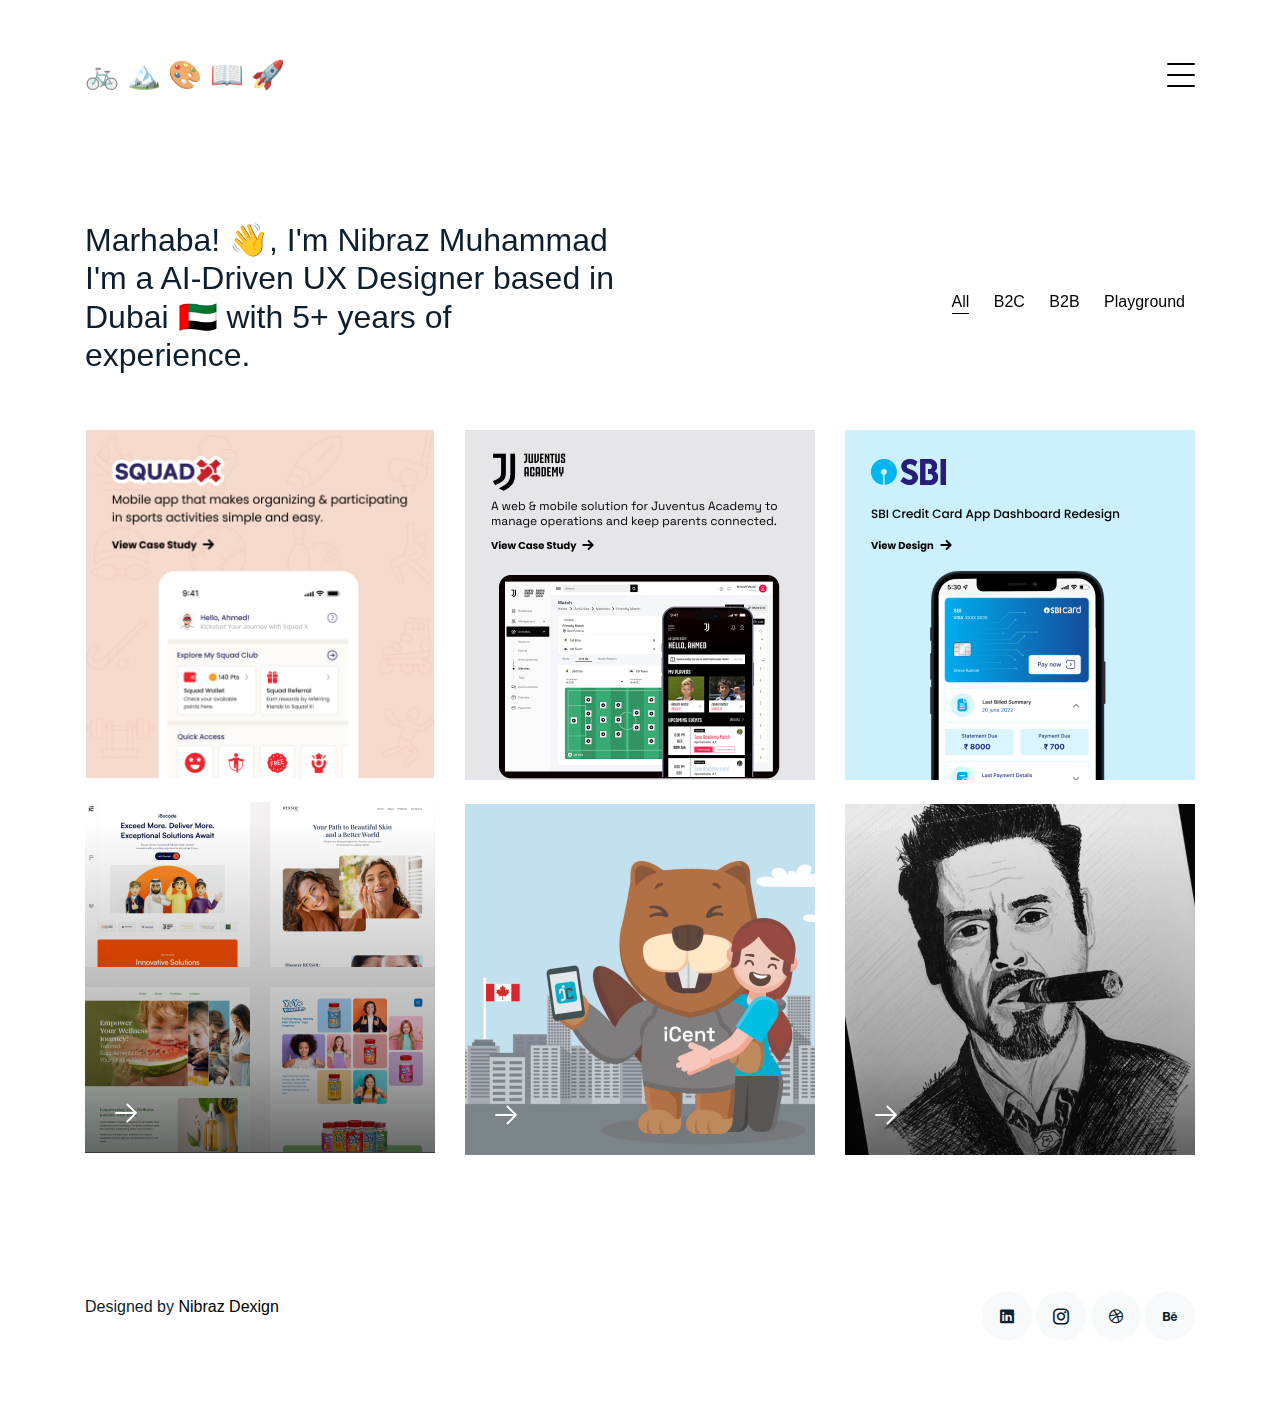
<file: index.html>
<!DOCTYPE html>
<html lang="en">

<head>
  <meta charset="utf-8">
  <title>MyPortfolio</title>
  <meta content="width=device-width, initial-scale=1.0" name="viewport">
  <meta content="" name="keywords">
  <meta content="" name="description">

  <!-- Favicons -->
  <link href="img/favicon.png" rel="icon">
  <link href="img/apple-touch-icon.png" rel="apple-touch-icon">

  <!-- Google Fonts -->
  <link href="https://fonts.googleapis.com/css?family=Inconsolata:400,700|Raleway:400,700&display=swap"
    rel="stylesheet">
    <link rel="preconnect" href="https://fonts.googleapis.com">
<link rel="preconnect" href="https://fonts.gstatic.com" crossorigin>
<link rel="preconnect" href="https://fonts.googleapis.com">
<link rel="preconnect" href="https://fonts.gstatic.com" crossorigin>
<link href="https://fonts.googleapis.com/css2?family=Space+Grotesk:wght@300..700&display=swap" rel="stylesheet">


  <!-- Bootstrap CSS File -->
  <link href="vendor/bootstrap/css/bootstrap.min.css" rel="stylesheet">

  <!-- Vendor CSS Files -->
  <link href="vendor/icofont/icofont.min.css" rel="stylesheet">
  <link href="vendor/line-awesome/css/line-awesome.min.css" rel="stylesheet">
  <link href="vendor/aos/aos.css" rel="stylesheet">
  <link href="vendor/owlcarousel/assets/owl.carousel.min.css" rel="stylesheet">

  <!-- Template Main CSS File -->
  <link href="css/style.css" rel="stylesheet">

  <!-- =======================================================
    Template Name: MyPortfolio
    Template URL: https://bootstrapmade.com/myportfolio-bootstrap-portfolio-website-template/
    Author: BootstrapMade.com
    Author URL: https://bootstrapmade.com/
  ======================================================= -->
</head>

<body>

  <div class="collapse navbar-collapse custom-navmenu" id="main-navbar">
    <div class="container py-2 py-md-5">
      <div class="row align-items-start">
        <div class="col-md-2">
          <ul class="custom-menu">
            <li class="active"><a href="index.html">Home</a></li>
            <li><a href="about.html">About Me</a></li>
            <li><a href="contact.html">Contact</a></li>
          </ul>
        </div>
        <div class="col-md-6 d-none d-md-block  mr-auto">
          <div class="tweet d-flex">
            <span class="icofont-linkedin text-white mt-2 mr-3"></span>
            <div>
              <p><a href="https://www.linkedin.com/in/muhammed-nibras/">LinkedIn Profile</a></p>
            </div>
          </div>
        </div>
        <div class="col-md-4 d-none d-md-block">
          <h3>Hire Me</h3>
          <p> <a href="">nibraz999@gmail.com <br> +971 523 77 2844</a></p>
        </div>
      </div>

    </div>
  </div>

  <nav class="navbar navbar-light custom-navbar">
    <div class="container">
      <a class="navbar-brand" href="index.html"> 🚲 🏔️ 🎨 📖 🚀 </a>

      <a href="#" class="burger" data-toggle="collapse" data-target="#main-navbar">
        <span></span>
      </a>

    </div>
  </nav>

  <main id="main">

    <div class="site-section site-portfolio">
      <div class="container">
        <div class="row mb-5 align-items-center">
          <div class="col-md-12 col-lg-6 mb-4 mb-lg-0" data-aos="fade-up">
            <h2>Marhaba! 👋, I'm Nibraz Muhammad I'm a AI-Driven UX Designer based in Dubai 🇦🇪 with 5+ years of experience.</h2>
            <p class="mb-0">



            </p>
          </div>
          <div class="col-md-12 col-lg-6 text-left text-lg-right" data-aos="fade-up" data-aos-delay="100">
            <div id="filters" class="filters">
              <a href="#" data-filter="*" class="active">All</a>
              <a href="#" data-filter=".design">B2C</a>
              <a href="#" data-filter=".web">B2B</a>
              <a href="#" data-filter=".photography">Playground</a>
            </div>
          </div>
        </div>
        <div id="portfolio-grid" class="row no-gutter" data-aos="fade-up" data-aos-delay="200">
          <div class="item design col-sm-6 col-md-4 col-lg-4 mb-4">
            <a href="squadx-case-study.html" class="item-wrap fancybox">
              <div class="work-info">
                <h3>Squad X App</h3>
                <span>App</span>
              </div>
              <img class="img-fluid" src="img/img_1.jpg">
            </a>
          </div>
          <div class="item web col-sm-6 col-md-4 col-lg-4 mb-4">
            <a href="juventus-academy-case-study.html" class="item-wrap fancybox">
              <div class="work-info">
                <h3>Juventus Academy App</h3>
                <span>Web & App</span>
              </div>
              <img class="img-fluid" src="img/img_2.jpg">
            </a>
          </div>
          <div class="item design col-sm-6 col-md-4 col-lg-4 mb-4">
            <a href="sbicreditcard.html" class="item-wrap fancybox">
              <div class="work-info">
                <h3>SBI Credit Card App</h3>
                <span>app UI Design</span>
              </div>
              <img class="img-fluid" src="img/img_3.jpg">
            </a>
          </div>
          <div class="item design col-sm-6 col-md-4 col-lg-4 mb-4">
            <a href="website_design_projects.html" class="item-wrap fancybox">
              <div class="work-info">
                <h3>Website Mockups</h3>
                <span>Web UI Designs</span>
              </div>
              <img class="img-fluid" src="img/img_5.jpg">
            </a>
          </div>
          <div class="item photography col-sm-6 col-md-4 col-lg-4 mb-4">
            <a href="beaverdesign.html" class="item-wrap fancybox">
              <div class="work-info">
                <h3>Beaver</h3>
                <span>Mascot Design</span>
              </div>
              <img class="img-fluid" src="img/img_7.jpg">
            </a>
          </div>
          <div class="item photography col-sm-6 col-md-4 col-lg-4 mb-4">
            <a href="playground.html" class="item-wrap fancybox">
              <div class="work-info">
                <h3>Playground</h3>
                <span>ART</span>
              </div>
              <img class="img-fluid" src="img/img_9.jpg">
            </a>
          </div>
        </div>
      </div>
    </div>

  </main>
  <footer class="footer" role="contentinfo">
    <div class="container">
      <div class="row">
        <div class="col-sm-6">
          <p class="mb-1"></p>
          <div class="credits">
            <!--
              All the links in the footer should remain intact.
              You can delete the links only if you purchased the pro version.
              Licensing information: https://bootstrapmade.com/license/
              Purchase the pro version with working PHP/AJAX contact form: https://bootstrapmade.com/buy/?theme=MyPortfolio
            -->
            Designed by <a href="">Nibraz Dexign</a>
          </div>
        </div>
        <div class="col-sm-6 social text-md-right">
          <a href="https://www.linkedin.com/in/muhammed-nibras/"><span class="icofont-linkedin"></span></a>
          <a href="https://www.instagram.com/nibraz_in/"><span class="icofont-instagram"></span></a>
          <a href="https://dribbble.com/n_dexig_n"><span class="icofont-dribbble"></span></a>
          <a href="https://www.behance.net/nibraz99939b5"><span class="icofont-behance"></span></a>
        </div>
      </div>
    </div>
  </footer>

  <!-- Vendor JS Files -->
  <script src="vendor/jquery/jquery.min.js"></script>
  <script src="vendor/jquery/jquery-migrate.min.js"></script>
  <script src="vendor/bootstrap/js/bootstrap.min.js"></script>
  <script src="vendor/easing/easing.min.js"></script>
  <script src="vendor/php-email-form/validate.js"></script>
  <script src="vendor/isotope/isotope.pkgd.min.js"></script>
  <script src="vendor/aos/aos.js"></script>
  <script src="vendor/owlcarousel/owl.carousel.min.js"></script>

  <!-- Template Main JS File -->
  <script src="js/main.js"></script>

</body>

</html>
</file>
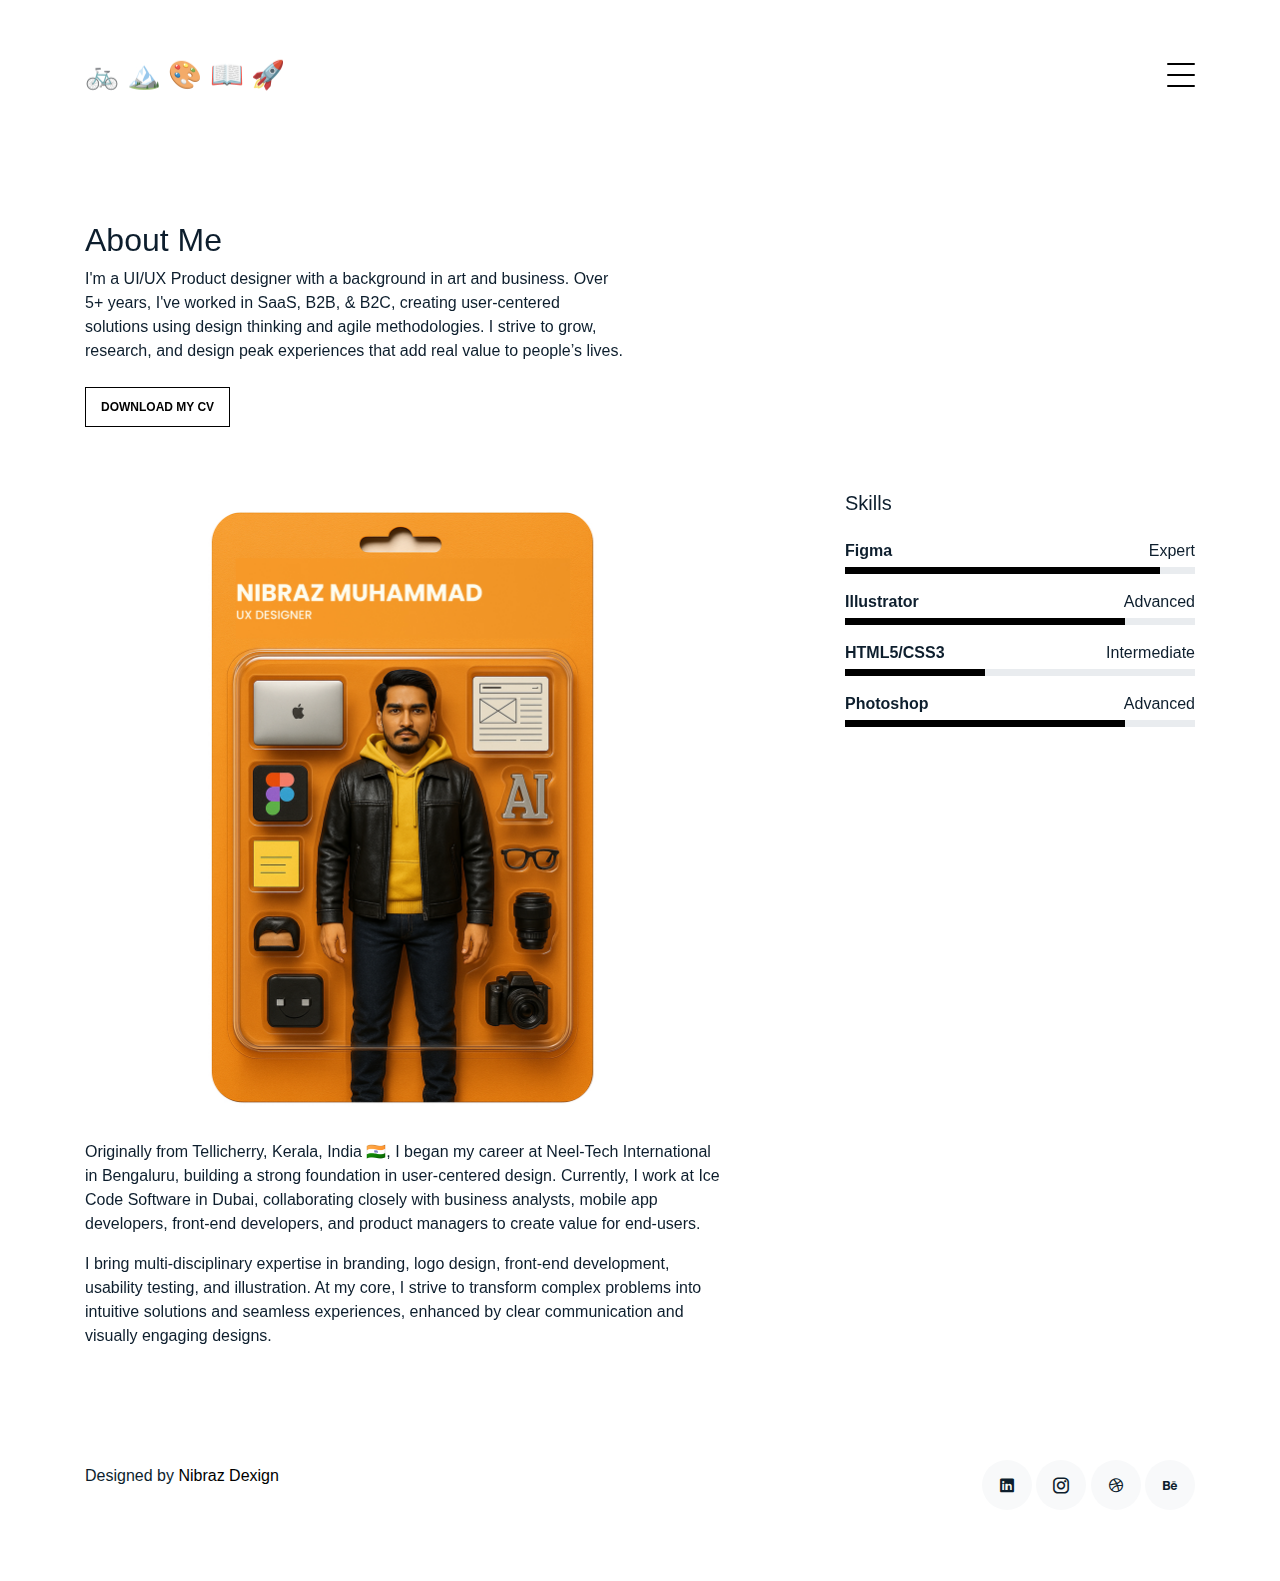
<file: about.html>
<!DOCTYPE html>
<html lang="en">

<head>
  <meta charset="utf-8">
  <title>About - MyPortfolio</title>
  <meta content="width=device-width, initial-scale=1.0" name="viewport">
  <meta content="" name="keywords">
  <meta content="" name="description">

  <!-- Favicons -->
  <link href="img/favicon.png" rel="icon">
  <link href="img/apple-touch-icon.png" rel="apple-touch-icon">

  <!-- Google Fonts -->
  <link href="https://fonts.googleapis.com/css?family=Inconsolata:400,700|Raleway:400,700&display=swap"
    rel="stylesheet">

  <!-- Bootstrap CSS File -->
  <link href="vendor/bootstrap/css/bootstrap.min.css" rel="stylesheet">

  <!-- Vendor CSS Files -->
  <link href="vendor/icofont/icofont.min.css" rel="stylesheet">
  <link href="vendor/line-awesome/css/line-awesome.min.css" rel="stylesheet">
  <link href="vendor/aos/aos.css" rel="stylesheet">
  <link href="vendor/owlcarousel/assets/owl.carousel.min.css" rel="stylesheet">

  <!-- Template Main CSS File -->
  <link href="css/style.css" rel="stylesheet">

  <!-- =======================================================
    Template Name: MyPortfolio
    Template URL: https://bootstrapmade.com/myportfolio-bootstrap-portfolio-website-template/
    Author: BootstrapMade.com
    Author URL: https://bootstrapmade.com/
  ======================================================= -->
</head>

<body>


  <div class="collapse navbar-collapse custom-navmenu" id="main-navbar">
    <div class="container py-2 py-md-5">
      <div class="row align-items-start">
        <div class="col-md-2">
          <ul class="custom-menu">
            <li><a href="index.html">Home</a></li>
            <li class="active"><a href="about.html">About Me</a></li>
            <li><a href="contact.html">Contact</a></li>
          </ul>
        </div>
        <div class="col-md-6 d-none d-md-block  mr-auto">
          <div class="tweet d-flex">
            <span class="icofont-linkedin text-white mt-2 mr-3"></span>
            <div>
              <p><a href="https://www.linkedin.com/in/muhammed-nibras/">LinkedIn Profile</a></p>
            </div>
          </div>
        </div>
        <div class="col-md-4 d-none d-md-block">
          <h3>Hire Me</h3>
          <p><a href="#">nibraz999@gmail.com<br> +971 523 77 2844</a></p>
        </div>
      </div>

    </div>
  </div>

  <nav class="navbar navbar-light custom-navbar">
    <div class="container">
      <a class="navbar-brand" href="index.html">🚲 🏔️ 🎨 📖 🚀</a>

      <a href="#" class="burger" data-toggle="collapse" data-target="#main-navbar">
        <span></span>
      </a>

    </div>
  </nav>



  <main id="main">

    <div class="site-section pb-0 site-portfolio">
      <div class="container">
        <div class="row mb-5 align-items-end">
          <div class="col-md-6" data-aos="fade-up">

            <h2>About Me</h2>
            <p class="mb-0">I'm a UI/UX Product designer with a background in art and business. 
              Over 5+ years, I've worked in SaaS, B2B, & B2C, creating user-centered solutions 
              using design thinking and agile methodologies. I strive to grow, research, and 
              design peak experiences that add real value to people’s lives.</p>
              <br>
              <p><a href="img/muhammad_nibras_resume.pdf" class="readmore">Download my CV</a></p>
          </div>

        </div>


        <div class="row">
          <div class="col-md-4 ml-auto order-2" data-aos="fade-up">
            <h3 class="h3 mb-4">Skills</h3>
            <ul class="list-unstyled">
              <li class="mb-3">
                <div class="d-flex mb-1">
                  <strong>Figma</strong>
                  <span class="ml-auto">Expert</span>
                </div>
                <div class="progress custom-progress">
                  <div class="progress-bar" role="progressbar" style="width: 90%" aria-valuenow="80" aria-valuemin="0"
                    aria-valuemax="100"></div>
                </div>
              </li>
              <li class="mb-3">
                <div class="d-flex mb-1">
                  <strong>Illustrator</strong>
                  <span class="ml-auto">Advanced</span>
                </div>
                <div class="progress custom-progress">
                  <div class="progress-bar" role="progressbar" style="width: 80%" aria-valuenow="96" aria-valuemin="0"
                    aria-valuemax="100"></div>
                </div>
              </li>
              <li class="mb-3">
                <div class="d-flex mb-1">
                  <strong>HTML5/CSS3</strong>
                  <span class="ml-auto">Intermediate</span>
                </div>
                <div class="progress custom-progress">
                  <div class="progress-bar" role="progressbar" style="width: 40%" aria-valuenow="99" aria-valuemin="0"
                    aria-valuemax="100"></div>
                </div>
              </li>
              <li class="mb-3">
                <div class="d-flex mb-1">
                  <strong>Photoshop</strong>
                  <span class="ml-auto">Advanced</span>
                </div>
                <div class="progress custom-progress">
                  <div class="progress-bar" role="progressbar" style="width: 80%" aria-valuenow="87" aria-valuemin="0"
                    aria-valuemax="100"></div>
                </div>
              </li>
            </ul>
          </div>

          <div class="col-md-7 mb-5 mb-md-0" data-aos="fade-up">
            <p><img src="img/person_1_sq.jpg" alt="Image" class="img-fluid"></p>
            <p>Originally from Tellicherry, Kerala, India 🇮🇳, I began my career at Neel-Tech International in Bengaluru, 
              building a strong foundation in user-centered design. Currently, I work at Ice Code Software in Dubai, 
              collaborating closely with business analysts, mobile app developers, front-end developers, 
              and product managers to create value for end-users.</p>
            <p> I bring multi-disciplinary expertise in branding, logo design, front-end development, usability testing, 
              and illustration. At my core, I strive to transform complex problems into intuitive solutions and seamless 
              experiences, enhanced by clear communication and visually engaging designs.</p>
        
          </div>

        </div>

      </div>
    </div>

  </main>
  <footer class="footer mt-5 pt-5" role="contentinfo">
    <div class="container">
      <div class="row">
        <div class="col-sm-6">
          <p class="mb-1"></p>
          <div class="credits">
            <!--
              All the links in the footer should remain intact.
              You can delete the links only if you purchased the pro version.
              Licensing information: https://bootstrapmade.com/license/
              Purchase the pro version with working PHP/AJAX contact form: https://bootstrapmade.com/buy/?theme=MyPortfolio
            -->
            Designed by <a href="https://bootstrapmade.com/">Nibraz Dexign</a>
          </div>
        </div>
        <div class="col-sm-6 social text-md-right">
          <a href="https://www.linkedin.com/in/muhammed-nibras/"><span class="icofont-linkedin"></span></a>
          <a href="https://www.instagram.com/nibraz_in/"><span class="icofont-instagram"></span></a>
          <a href="https://dribbble.com/n_dexig_n"><span class="icofont-dribbble"></span></a>
          <a href="https://www.behance.net/nibraz99939b5"><span class="icofont-behance"></span></a>
        </div>
      </div>
    </div>
  </footer>

  <!-- Vendor JS Files -->
  <script src="vendor/jquery/jquery.min.js"></script>
  <script src="vendor/jquery/jquery-migrate.min.js"></script>
  <script src="vendor/bootstrap/js/bootstrap.min.js"></script>
  <script src="vendor/easing/easing.min.js"></script>
  <script src="vendor/php-email-form/validate.js"></script>
  <script src="vendor/isotope/isotope.pkgd.min.js"></script>
  <script src="vendor/aos/aos.js"></script>
  <script src="vendor/owlcarousel/owl.carousel.min.js"></script>

  <!-- Template Main JS File -->
  <script src="js/main.js"></script>

</body>

</html>
</file>
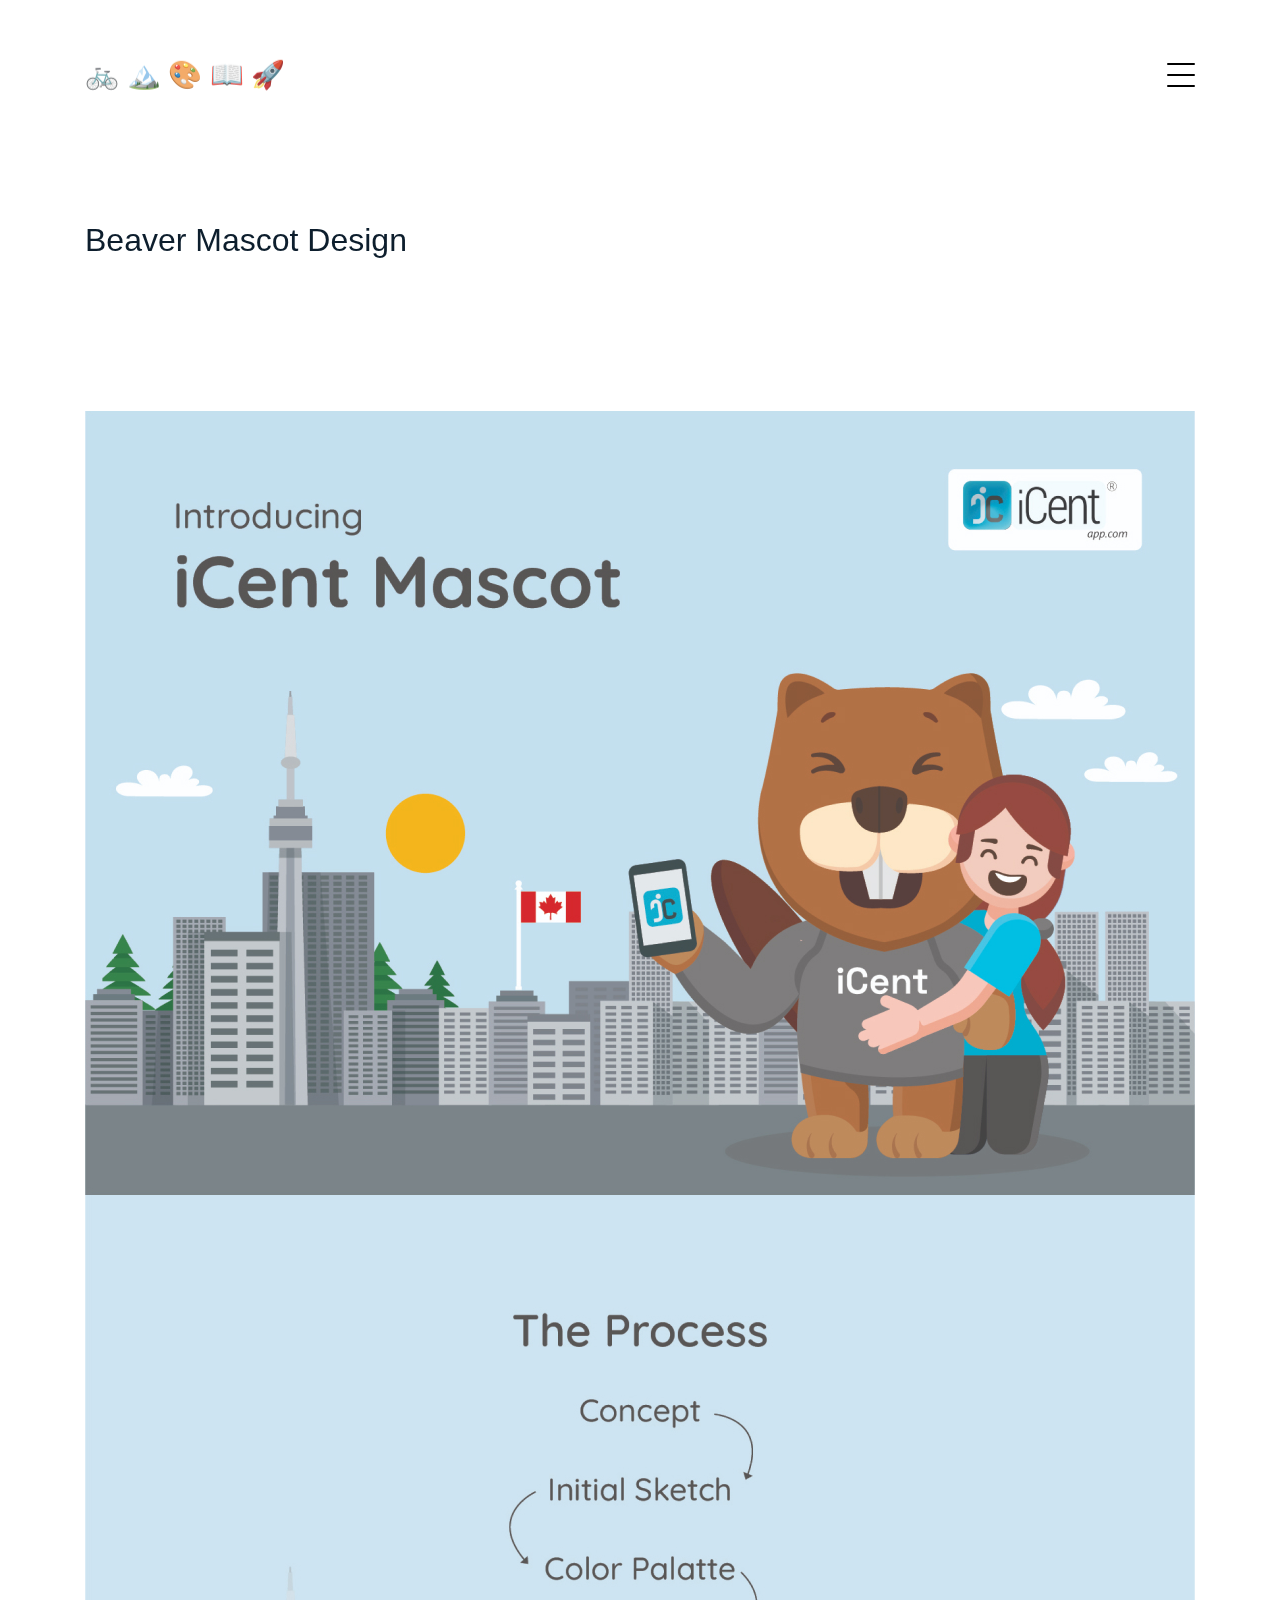
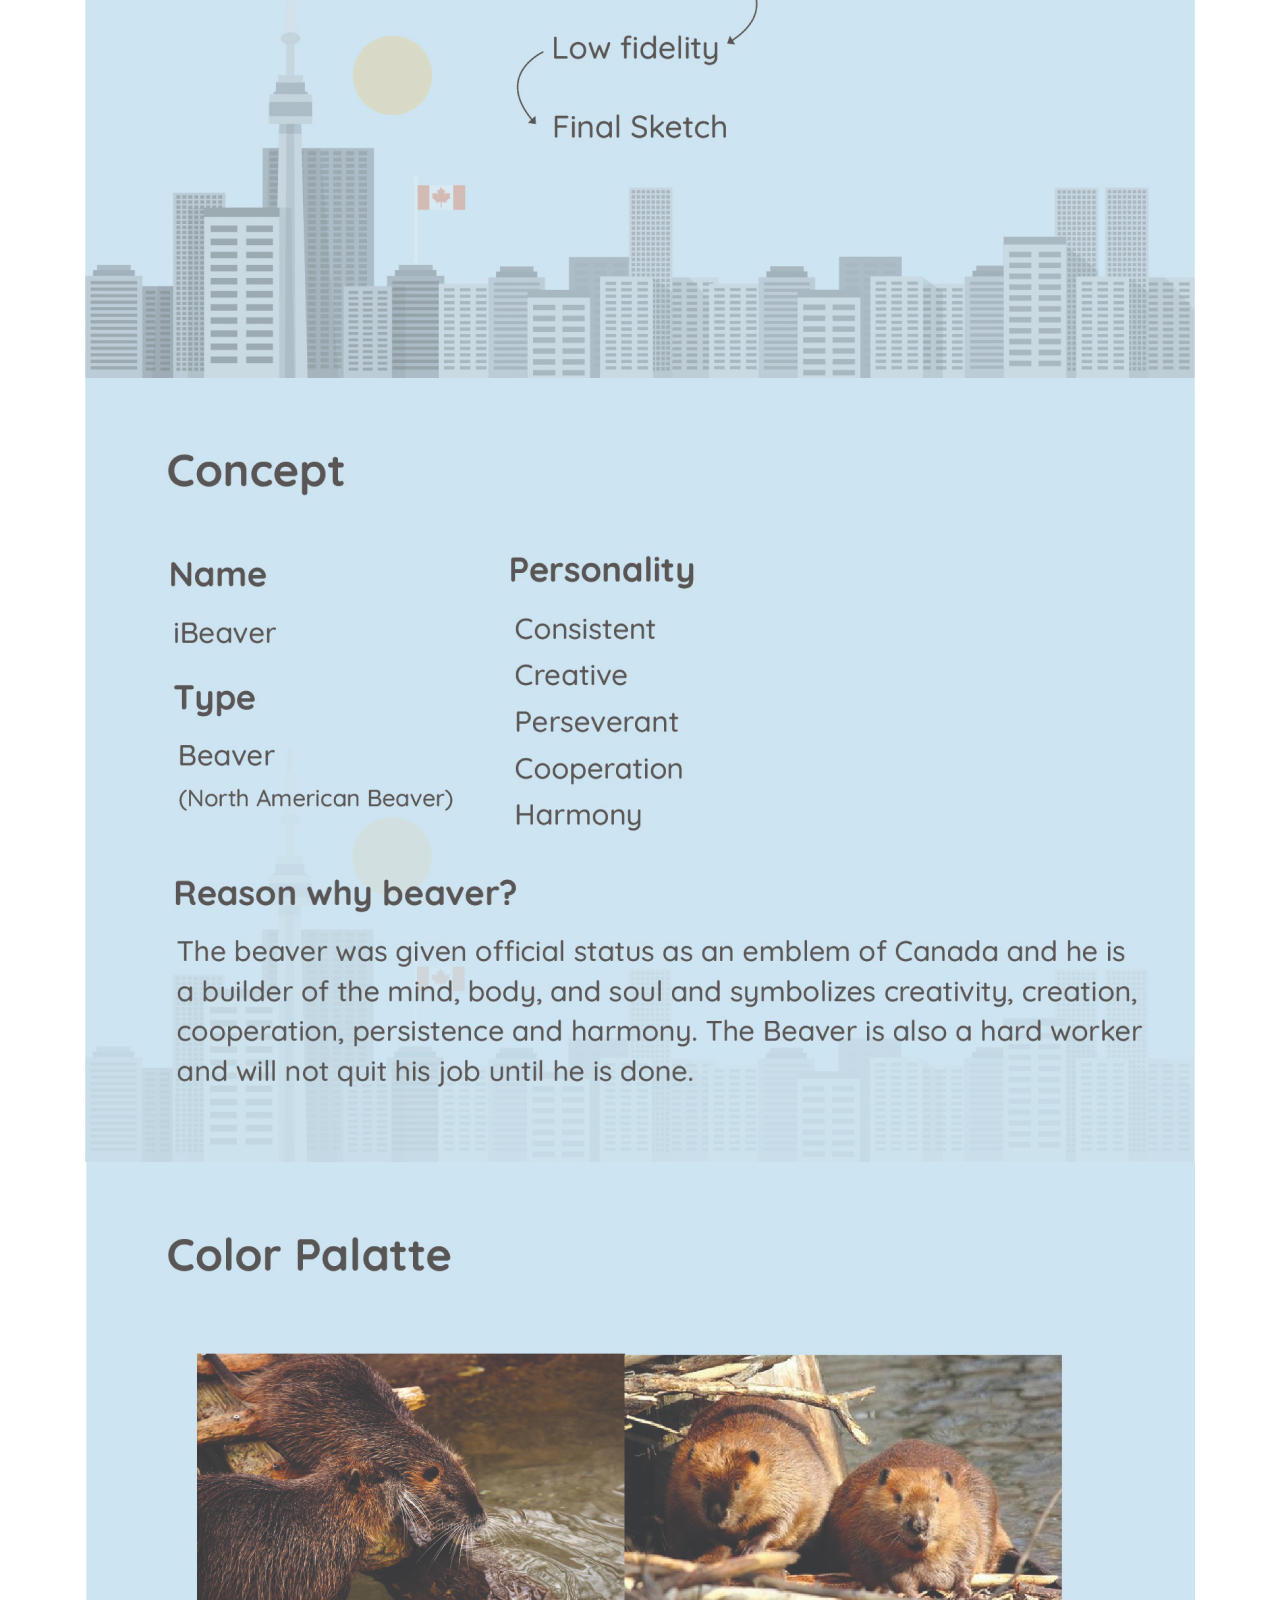
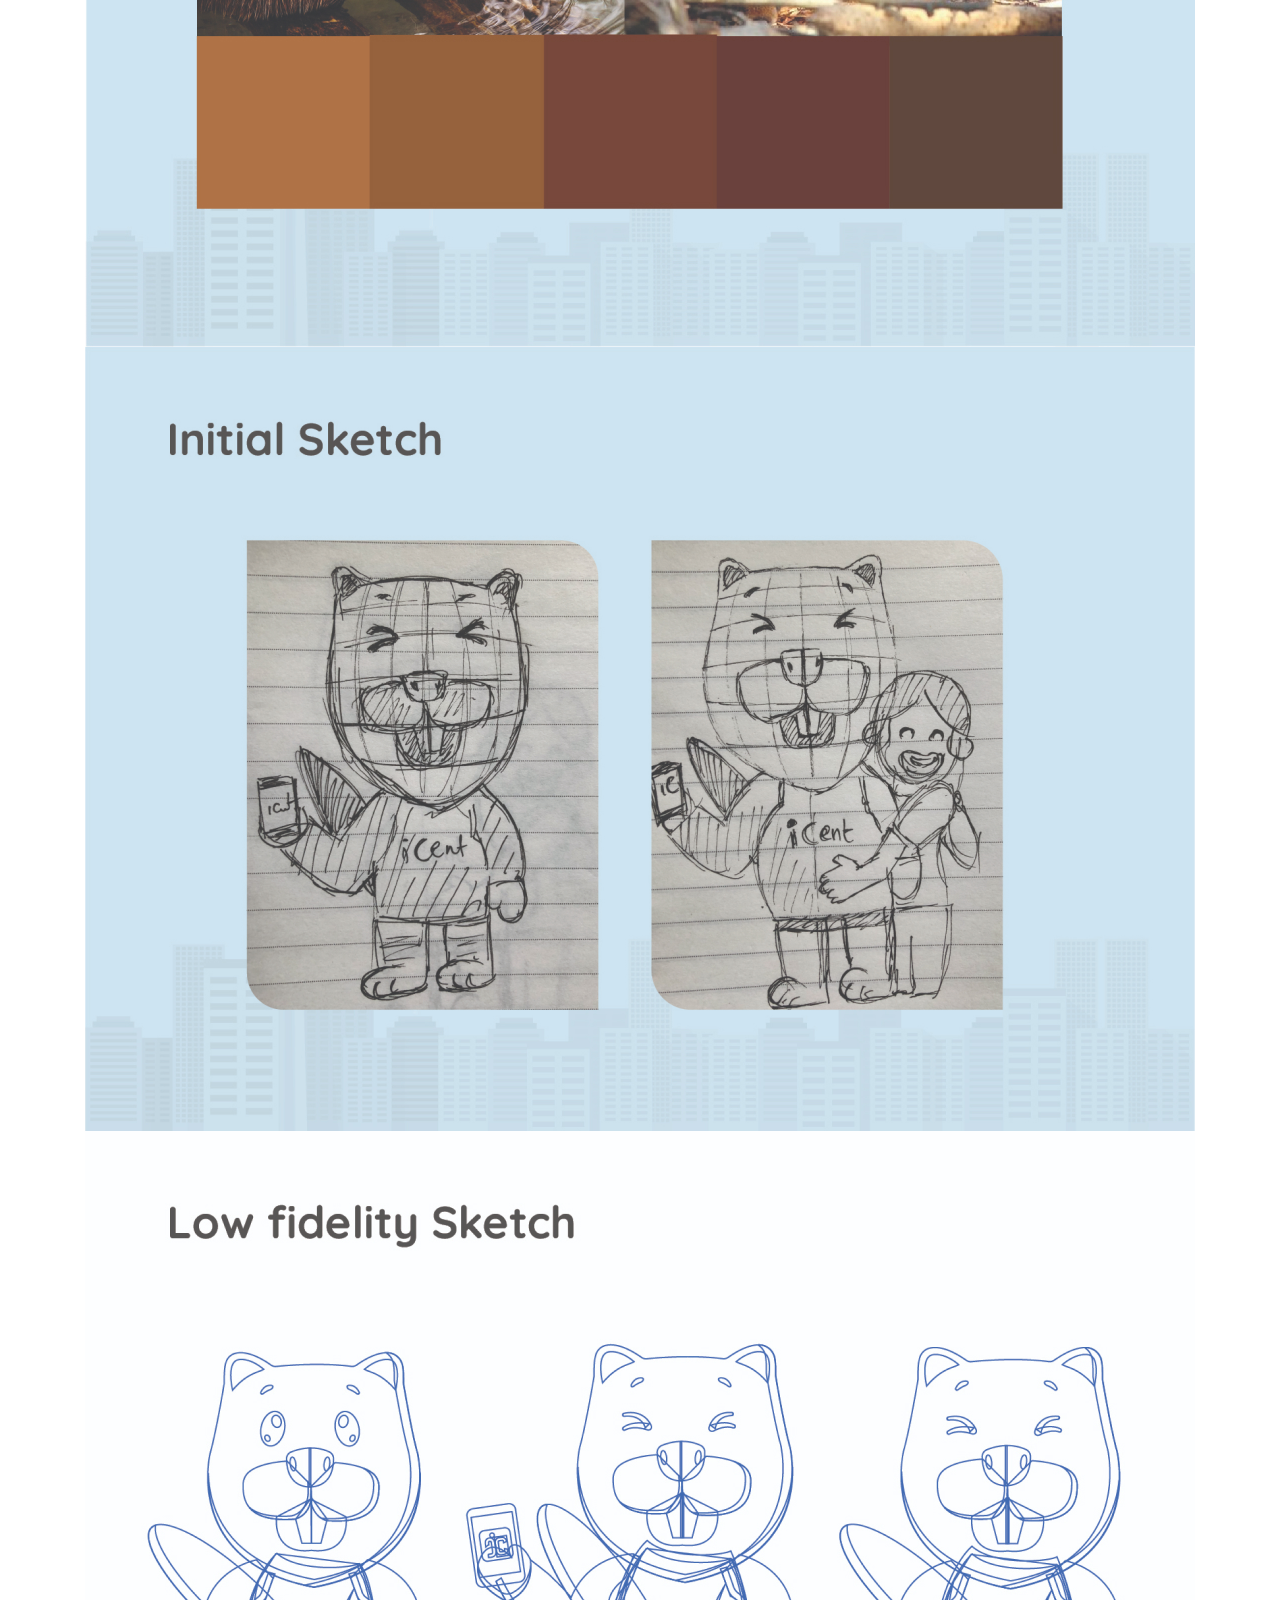
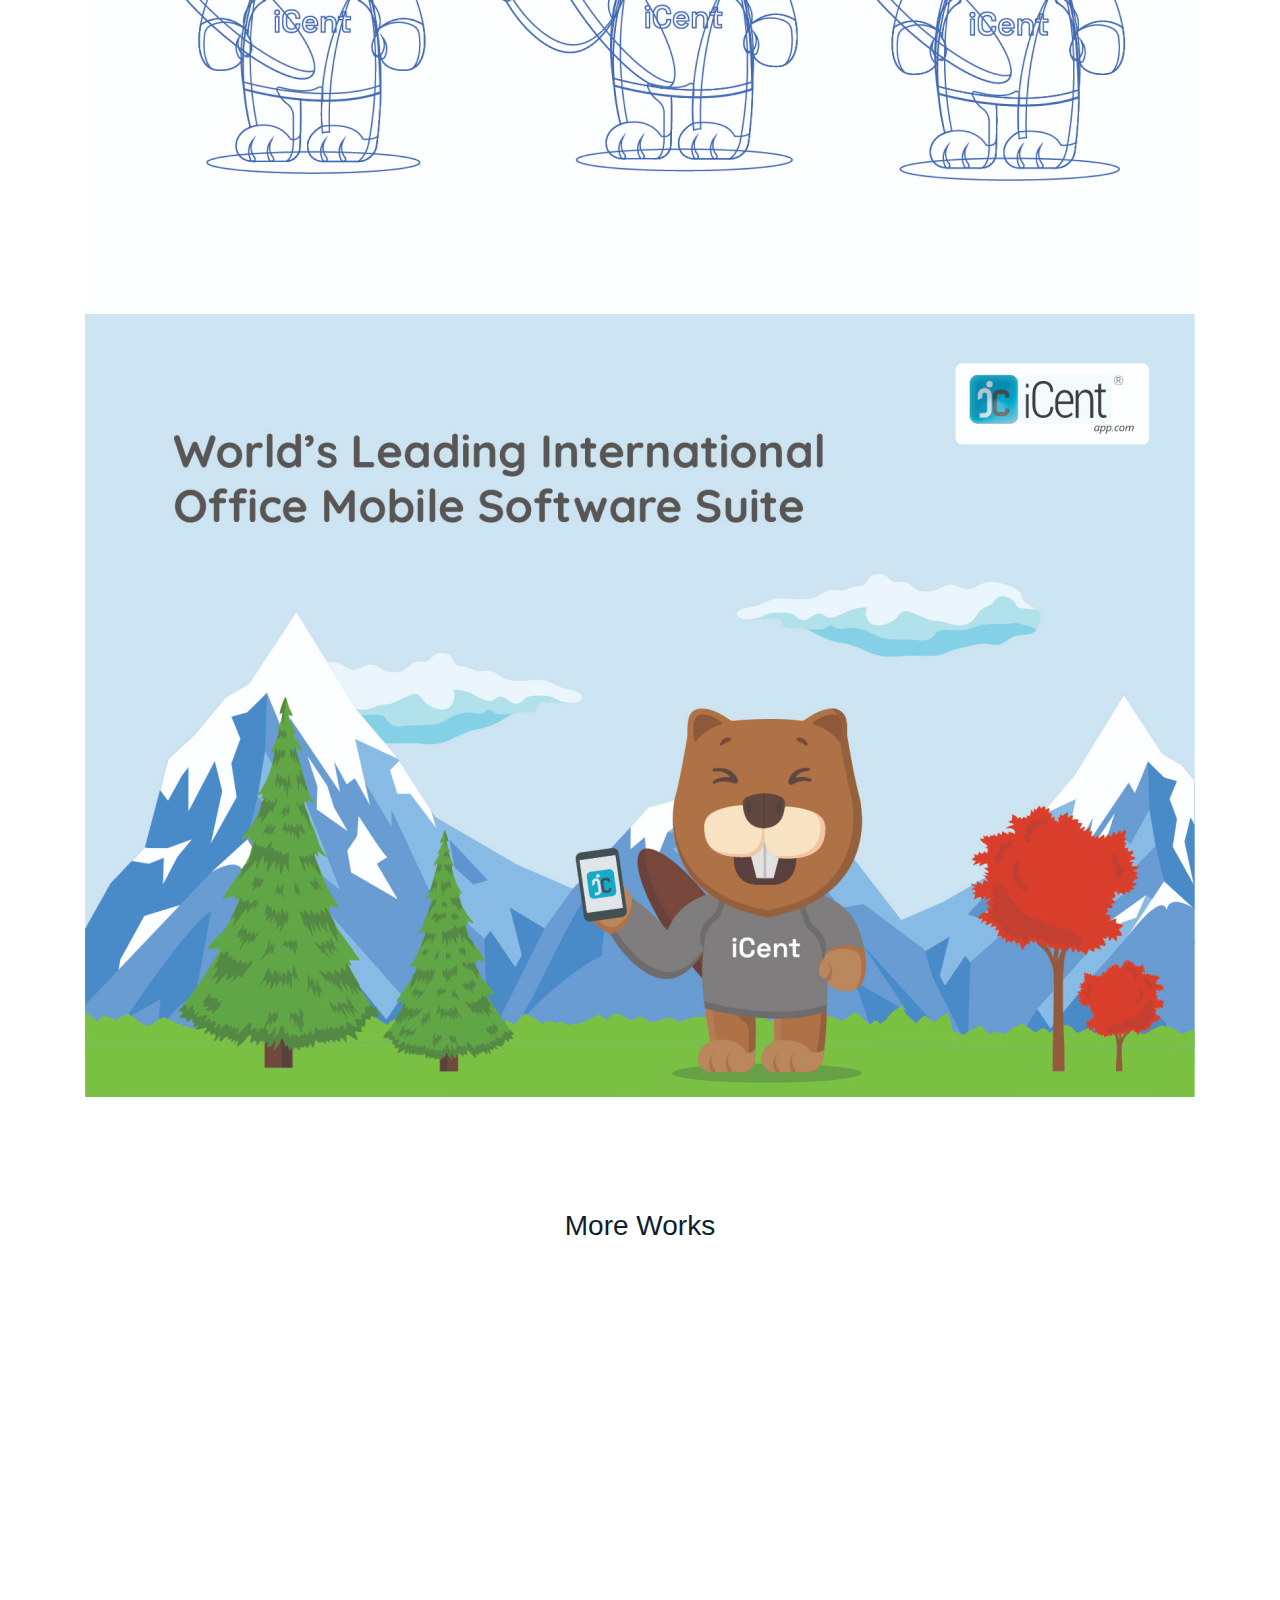
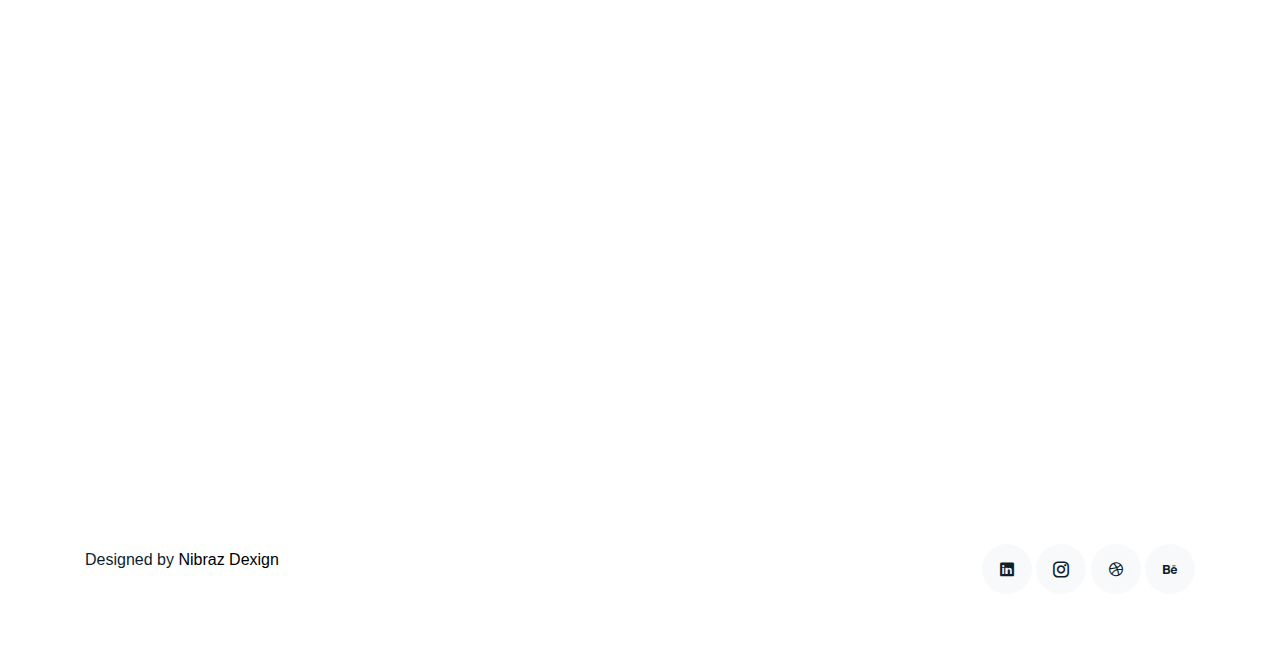
<file: beaverdesign.html>
<!DOCTYPE html>
<html lang="en">

<head>
  <meta charset="utf-8">
  <title>Portfolio Item - MyPortfolio</title>
  <meta content="width=device-width, initial-scale=1.0" name="viewport">
  <meta content="" name="keywords">
  <meta content="" name="description">

  <!-- Favicons -->
  <link href="img/favicon.png" rel="icon">
  <link href="img/apple-touch-icon.png" rel="apple-touch-icon">

  <!-- Google Fonts -->
  <link href="https://fonts.googleapis.com/css?family=Inconsolata:400,700|Raleway:400,700&display=swap"
    rel="stylesheet">

  <!-- Bootstrap CSS File -->
  <link href="vendor/bootstrap/css/bootstrap.min.css" rel="stylesheet">

  <!-- Vendor CSS Files -->
  <link href="vendor/icofont/icofont.min.css" rel="stylesheet">
  <link href="vendor/line-awesome/css/line-awesome.min.css" rel="stylesheet">
  <link href="vendor/aos/aos.css" rel="stylesheet">
  <link href="vendor/owlcarousel/assets/owl.carousel.min.css" rel="stylesheet">

  <!-- Template Main CSS File -->
  <link href="css/style.css" rel="stylesheet">

  <!-- =======================================================
    Template Name: MyPortfolio
    Template URL: https://bootstrapmade.com/myportfolio-bootstrap-portfolio-website-template/
    Author: BootstrapMade.com
    Author URL: https://bootstrapmade.com/
  ======================================================= -->
</head>

<body>


  <div class="collapse navbar-collapse custom-navmenu" id="main-navbar">
    <div class="container py-2 py-md-5">
      <div class="row align-items-start">
        <div class="col-md-2">
          <ul class="custom-menu">
            <li><a href="index.html">Home</a></li>
            <li><a href="about.html">About Me</a></li>
            <li><a href="contact.html">Contact</a></li>
          </ul>
        </div>
        <div class="col-md-6 d-none d-md-block  mr-auto">
          <div class="tweet d-flex">
            <span class="icofont-linkedin text-white mt-2 mr-3"></span>
            <div>
              <p><a href="https://www.linkedin.com/in/muhammed-nibras/">LinkedIn Profile</a></p>
            </div>
          </div>
        </div>
        <div class="col-md-4 d-none d-md-block">
          <h3>Hire Me</h3>
          <p><a href="#">nibraz999@gmail.com</a></p>
        </div>
      </div>

    </div>
  </div>

  <nav class="navbar navbar-light custom-navbar">
    <div class="container">
      <a class="navbar-brand" href="index.html">🚲 🏔️ 🎨 📖 🚀</a>

      <a href="#" class="burger" data-toggle="collapse" data-target="#main-navbar">
        <span></span>
      </a>

    </div>
  </nav>



  <main id="main">

    <div class="site-section">
      <div class="container">
        <div class="row mb-4 align-items-center">
          <div class="col-md-6" data-aos="fade-up">

            <h2>Beaver Mascot Design</h2>
            <p>
            </p>

          </div>


        </div>
      </div>

  
      <div class="site-section pb-0">
        <div class="container">
          <div class="row align-items-stretch">
            
            <div class="col-md-12" data-aos="fade-up">
              <img src="img/img_beaver1.jpg" alt="Image" class="img-fluid">
              <img src="img/img_beaver2.jpg" alt="Image" class="img-fluid">
              <img src="img/img_beaver3.jpg" alt="Image" class="img-fluid">
              <img src="img/img_beaver4.jpg" alt="Image" class="img-fluid">
              <img src="img/img_beaver5.jpg" alt="Image" class="img-fluid">
              <img src="img/img_beaver6.jpg" alt="Image" class="img-fluid">
              <img src="img/img_beaver9.jpg" alt="Image" class="img-fluid">
            </div>
          </div>
        </div>
      </div>

      
      <div class="site-section pb-0">
        <div class="container">
          <div class="row justify-content-center text-center mb-4">
            <div class="col-5">
              <h3 class="h3 heading">More Works</h3>
              <p></p>
            </div>
          </div>

          <div class="row" data-aos="fade-up" data-aos-delay="200">
            <div class="item web col-sm-6 col-md-4 col-lg-4 mb-4">
              <a href="squadx-case-study.html" class="item-wrap fancybox">
                <div class="work-info">
                  <h3>Squad X App</h3>
                  <span>App & Admin Portal</span>
                </div>
                <img class="img-fluid" src="img/img_1.jpg">
              </a>
            </div>
            <div class="item photography col-sm-6 col-md-4 col-lg-4 mb-4">
              <a href="juventus-academy-case-study.html" class="item-wrap fancybox">
                <div class="work-info">
                  <h3>Juventus Academy App</h3>
                  <span>App</span>
                </div>
                <img class="img-fluid" src="img/img_2.jpg">
              </a>
            </div>
            <div class="item design col-sm-6 col-md-4 col-lg-4 mb-4">
              <a href="sbicreditcard.html" class="item-wrap fancybox">
                <div class="work-info">
                  <h3>SBI Credit Card App</h3>
                  <span>UI Design</span>
                </div>
                <img class="img-fluid" src="img/img_3.jpg">
              </a>
            </div>
            <div class="item design col-sm-6 col-md-4 col-lg-4 mb-4">
              <a href="beaverdesign.html" class="item-wrap fancybox">
                <div class="work-info">
                  <h3>Beaver Design</h3>
                  <span>Mascot Design</span>
                </div>
                <img class="img-fluid" src="img/img_7.jpg">
              </a>
            </div>
            <div class="item photography col-sm-6 col-md-4 col-lg-4 mb-4">
              <a href="playground.html" class="item-wrap fancybox">
                <div class="work-info">
                  <h3>Playground</h3>
                  <span>ART</span>
                </div>
                <img class="img-fluid" src="img/img_9.jpg">
              </a>
            </div>
            <div class="item branding col-sm-6 col-md-4 col-lg-4 mb-4">
              <a href="website_design_projects.html" class="item-wrap fancybox">
                <div class="work-info">
                  <h3>Website Mockups</h3>
                  <span>Website UI Designs</span>
                </div>
                <img class="img-fluid" src="img/img_5.jpg">
              </a>
            </div>
          </div>
        </div>
      </div>

    </div>

  </main>
  
  <footer class="footer" role="contentinfo">
    <div class="container">
      <div class="row">
        <div class="col-sm-6">
          <p class="mb-1"></p>
          <div class="credits">
            <!--
              All the links in the footer should remain intact.
              You can delete the links only if you purchased the pro version.
              Licensing information: https://bootstrapmade.com/license/
              Purchase the pro version with working PHP/AJAX contact form: https://bootstrapmade.com/buy/?theme=MyPortfolio
            -->
            Designed by <a href="https://bootstrapmade.com/">Nibraz Dexign</a>
          </div>
        </div>
        <div class="col-sm-6 social text-md-right">
          <a href="https://www.linkedin.com/in/muhammed-nibras/"><span class="icofont-linkedin"></span></a>
          <a href="https://www.instagram.com/nibraz_in/"><span class="icofont-instagram"></span></a>
          <a href="https://dribbble.com/n_dexig_n"><span class="icofont-dribbble"></span></a>
          <a href="https://www.behance.net/nibraz99939b5"><span class="icofont-behance"></span></a>
        </div>
      </div>
    </div>
  </footer>

  <!-- Vendor JS Files -->
  <script src="vendor/jquery/jquery.min.js"></script>
  <script src="vendor/jquery/jquery-migrate.min.js"></script>
  <script src="vendor/bootstrap/js/bootstrap.min.js"></script>
  <script src="vendor/easing/easing.min.js"></script>
  <script src="vendor/php-email-form/validate.js"></script>
  <script src="vendor/isotope/isotope.pkgd.min.js"></script>
  <script src="vendor/aos/aos.js"></script>
  <script src="vendor/owlcarousel/owl.carousel.min.js"></script>

  <!-- Template Main JS File -->
  <script src="js/main.js"></script>

</body>

</html>
</file>
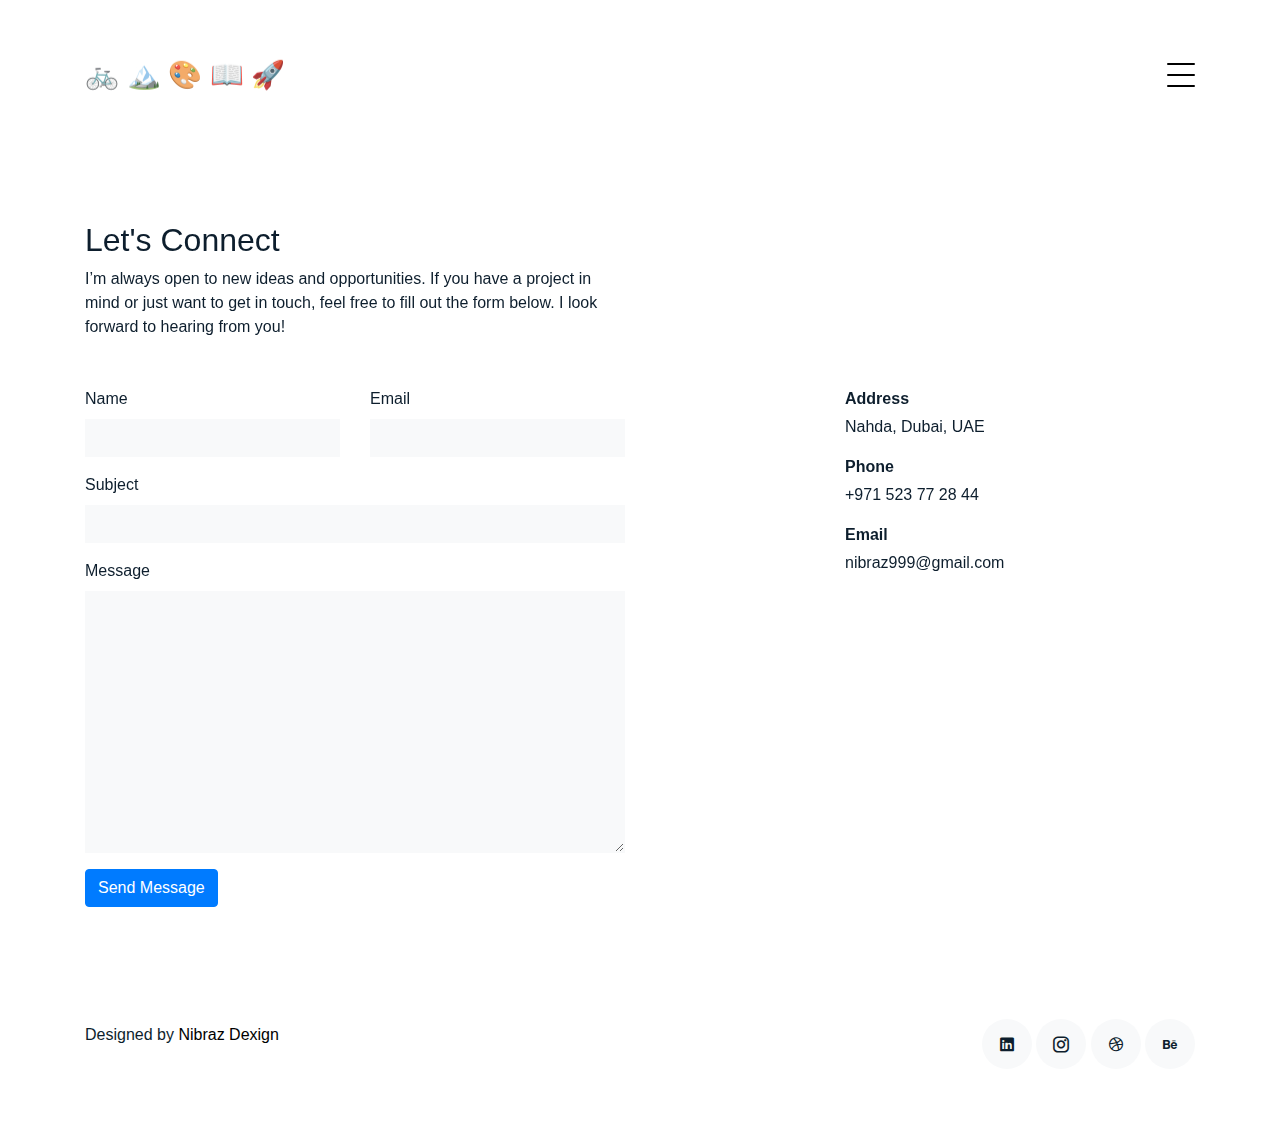
<file: contact.html>
<!DOCTYPE html>
<html lang="en">

<head>
  <meta charset="utf-8">
  <title>Contact - MyPortfolio</title>
  <meta content="width=device-width, initial-scale=1.0" name="viewport">
  <meta content="" name="keywords">
  <meta content="" name="description">

  <!-- Favicons -->
  <link href="img/favicon.png" rel="icon">
  <link href="img/apple-touch-icon.png" rel="apple-touch-icon">

  <!-- Google Fonts -->
  <link href="https://fonts.googleapis.com/css?family=Inconsolata:400,700|Raleway:400,700&display=swap"
    rel="stylesheet">

  <!-- Bootstrap CSS File -->
  <link href="vendor/bootstrap/css/bootstrap.min.css" rel="stylesheet">

  <!-- Vendor CSS Files -->
  <link href="vendor/icofont/icofont.min.css" rel="stylesheet">
  <link href="vendor/line-awesome/css/line-awesome.min.css" rel="stylesheet">
  <link href="vendor/aos/aos.css" rel="stylesheet">
  <link href="vendor/owlcarousel/assets/owl.carousel.min.css" rel="stylesheet">

  <!-- Template Main CSS File -->
  <link href="css/style.css" rel="stylesheet">

  <!-- =======================================================
    Template Name: MyPortfolio
    Template URL: https://bootstrapmade.com/myportfolio-bootstrap-portfolio-website-template/
    Author: BootstrapMade.com
    Author URL: https://bootstrapmade.com/
  ======================================================= -->
</head>

<body>

  <div class="collapse navbar-collapse custom-navmenu" id="main-navbar">
    <div class="container py-2 py-md-5">
      <div class="row align-items-start">
        <div class="col-md-2">
          <ul class="custom-menu">
            <li><a href="index.html">Home</a></li>
            <li><a href="about.html">About Me</a></li>
            <li class="active"><a href="contact.html">Contact</a></li>
          </ul>
        </div>
        <div class="col-md-6 d-none d-md-block  mr-auto">
          <div class="tweet d-flex">
            <span class="icofont-linkedin text-white mt-2 mr-3"></span>
            <div>
              <p><a href="https://www.linkedin.com/in/muhammed-nibras/">LinkedIn Profile</a></p>
            </div>
          </div>
        </div>
        <div class="col-md-4 d-none d-md-block">
          <h3>Hire Me</h3>
          <p><a href="#">nibraz999@gmail.com<br> +971 523 77 2844</a></p>
        </div>
      </div>

    </div>
  </div>

  <nav class="navbar navbar-light custom-navbar">
    <div class="container">
      <a class="navbar-brand" href="index.html">🚲 🏔️ 🎨 📖 🚀</a>

      <a href="#" class="burger" data-toggle="collapse" data-target="#main-navbar">
        <span></span>
      </a>

    </div>
  </nav>

  <main id="main">

    <div class="site-section pb-0 site-portfolio">
      <div class="container">

        <div class="row mb-5 align-items-end">
          <div class="col-md-6" data-aos="fade-up">
            <h2>Let's Connect</h2>
            <p class="mb-0">I’m always open to new ideas and opportunities. If you have a project in mind or just want to get in touch,
               feel free to fill out the form below. I look forward to hearing from you!
            </p>
          </div>

        </div>

        <div class="row">
          <div class="col-md-6 mb-5 mb-md-0" data-aos="fade-up">
            
            <form action="forms/contact.php" method="post" role="form" class="php-email-form">
              <div class="row">
                <div class="col-md-6 form-group">
                  <label for="name">Name</label>
                  <input type="text" name="name" class="form-control" id="name" data-rule="minlen:4" data-msg="Please enter at least 4 chars" />
                  <div class="validate"></div>
                </div>
                <div class="col-md-6 form-group">
                  <label for="email">Email</label>
                  <input type="email" class="form-control" name="email" id="email" data-rule="email" data-msg="Please enter a valid email" />
                  <div class="validate"></div>
                </div>
                <div class="col-md-12 form-group">
                  <label for="subject">Subject</label>
                  <input type="text" class="form-control" name="subject" id="subject" data-rule="minlen:4" data-msg="Please enter at least 4 chars of subject" />
                  <div class="validate"></div>
                </div>
                <div class="col-md-12 form-group">
                  <label for="message">Message</label>
                  <textarea class="form-control" name="message" cols="30" rows="10" data-rule="required" data-msg="Please write something for us"></textarea>
                  <div class="validate"></div>
                </div>
                <div class="col-md-12 form-group">
                  <button type="submit" class="btn btn-primary">Send Message</button>
                </div>
              </div>
            </form>
            

          </div>

          <div class="col-md-4 ml-auto order-2" data-aos="fade-up">
            <ul class="list-unstyled">
              <li class="mb-3">
                <strong class="d-block mb-1">Address</strong>
                <span>Nahda, Dubai, UAE</span>
              </li>
              <li class="mb-3">
                <strong class="d-block mb-1">Phone</strong>
                <span>+971 523 77 28 44</span>
              </li>
              <li class="mb-3">
                <strong class="d-block mb-1">Email</strong>
                <span>nibraz999@gmail.com</span>
              </li>
            </ul>
          </div>

        </div>

      </div>

    </div>
  </main>

  <footer class="footer mt-5 pt-5" role="contentinfo">
    <div class="container">
      <div class="row">
        <div class="col-sm-6">
          <p class="mb-1"></p>
          <div class="credits">
            <!--
              All the links in the footer should remain intact.
              You can delete the links only if you purchased the pro version.
              Licensing information: https://bootstrapmade.com/license/
              Purchase the pro version with working PHP/AJAX contact form: https://bootstrapmade.com/buy/?theme=MyPortfolio
            -->
            Designed by <a href="https://ninrazdexign.com/">Nibraz Dexign</a>
          </div>
        </div>
        <div class="col-sm-6 social text-md-right">
          <a href="https://www.linkedin.com/in/muhammed-nibras/"><span class="icofont-linkedin"></span></a>
          <a href="https://www.instagram.com/nibraz_in/"><span class="icofont-instagram"></span></a>
          <a href="https://dribbble.com/n_dexig_n"><span class="icofont-dribbble"></span></a>
          <a href="https://www.behance.net/nibraz99939b5"><span class="icofont-behance"></span></a>
        </div>
      </div>
    </div>
  </footer>

  <!-- Vendor JS Files -->
  <script src="vendor/jquery/jquery.min.js"></script>
  <script src="vendor/jquery/jquery-migrate.min.js"></script>
  <script src="vendor/bootstrap/js/bootstrap.min.js"></script>
  <script src="vendor/easing/easing.min.js"></script>
  <script src="vendor/php-email-form/validate.js"></script>
  <script src="vendor/isotope/isotope.pkgd.min.js"></script>
  <script src="vendor/aos/aos.js"></script>
  <script src="vendor/owlcarousel/owl.carousel.min.js"></script>

  <!-- Template Main JS File -->
  <script src="js/main.js"></script>

</body>

</html>
</file>
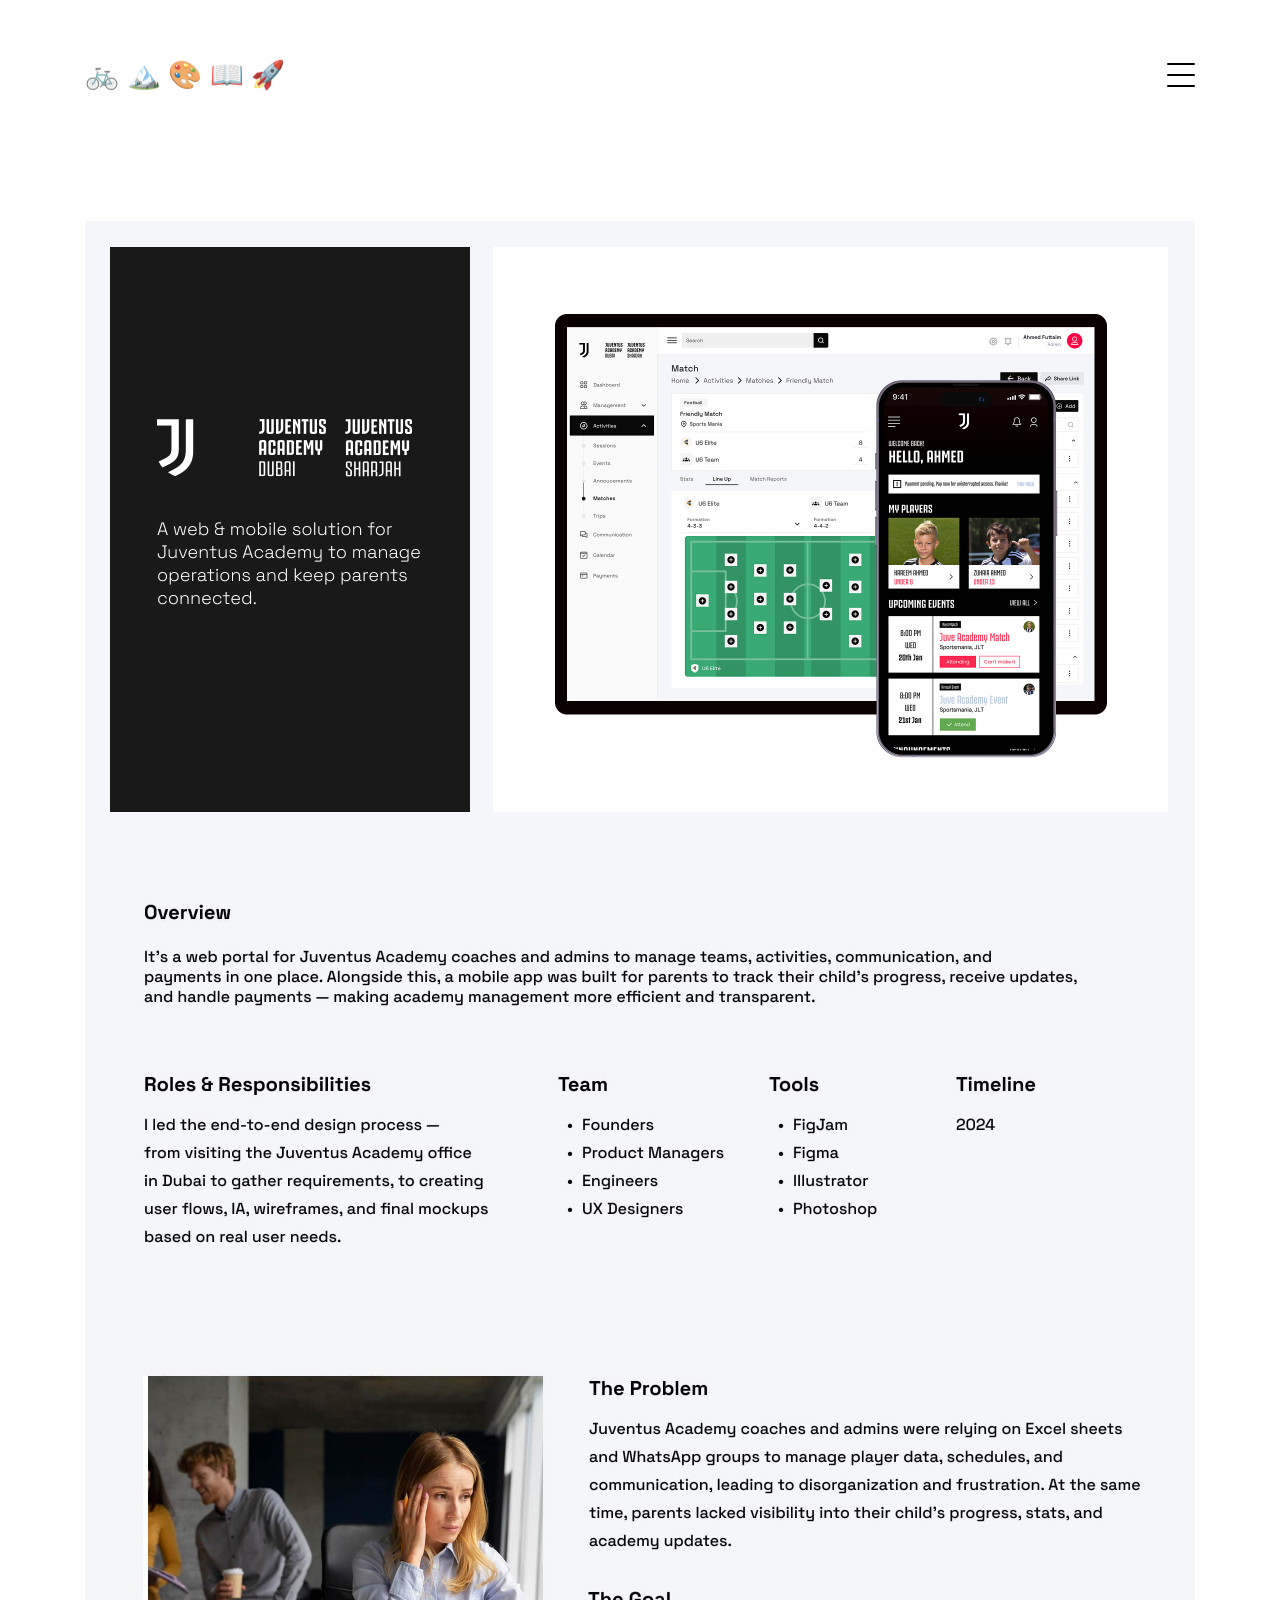
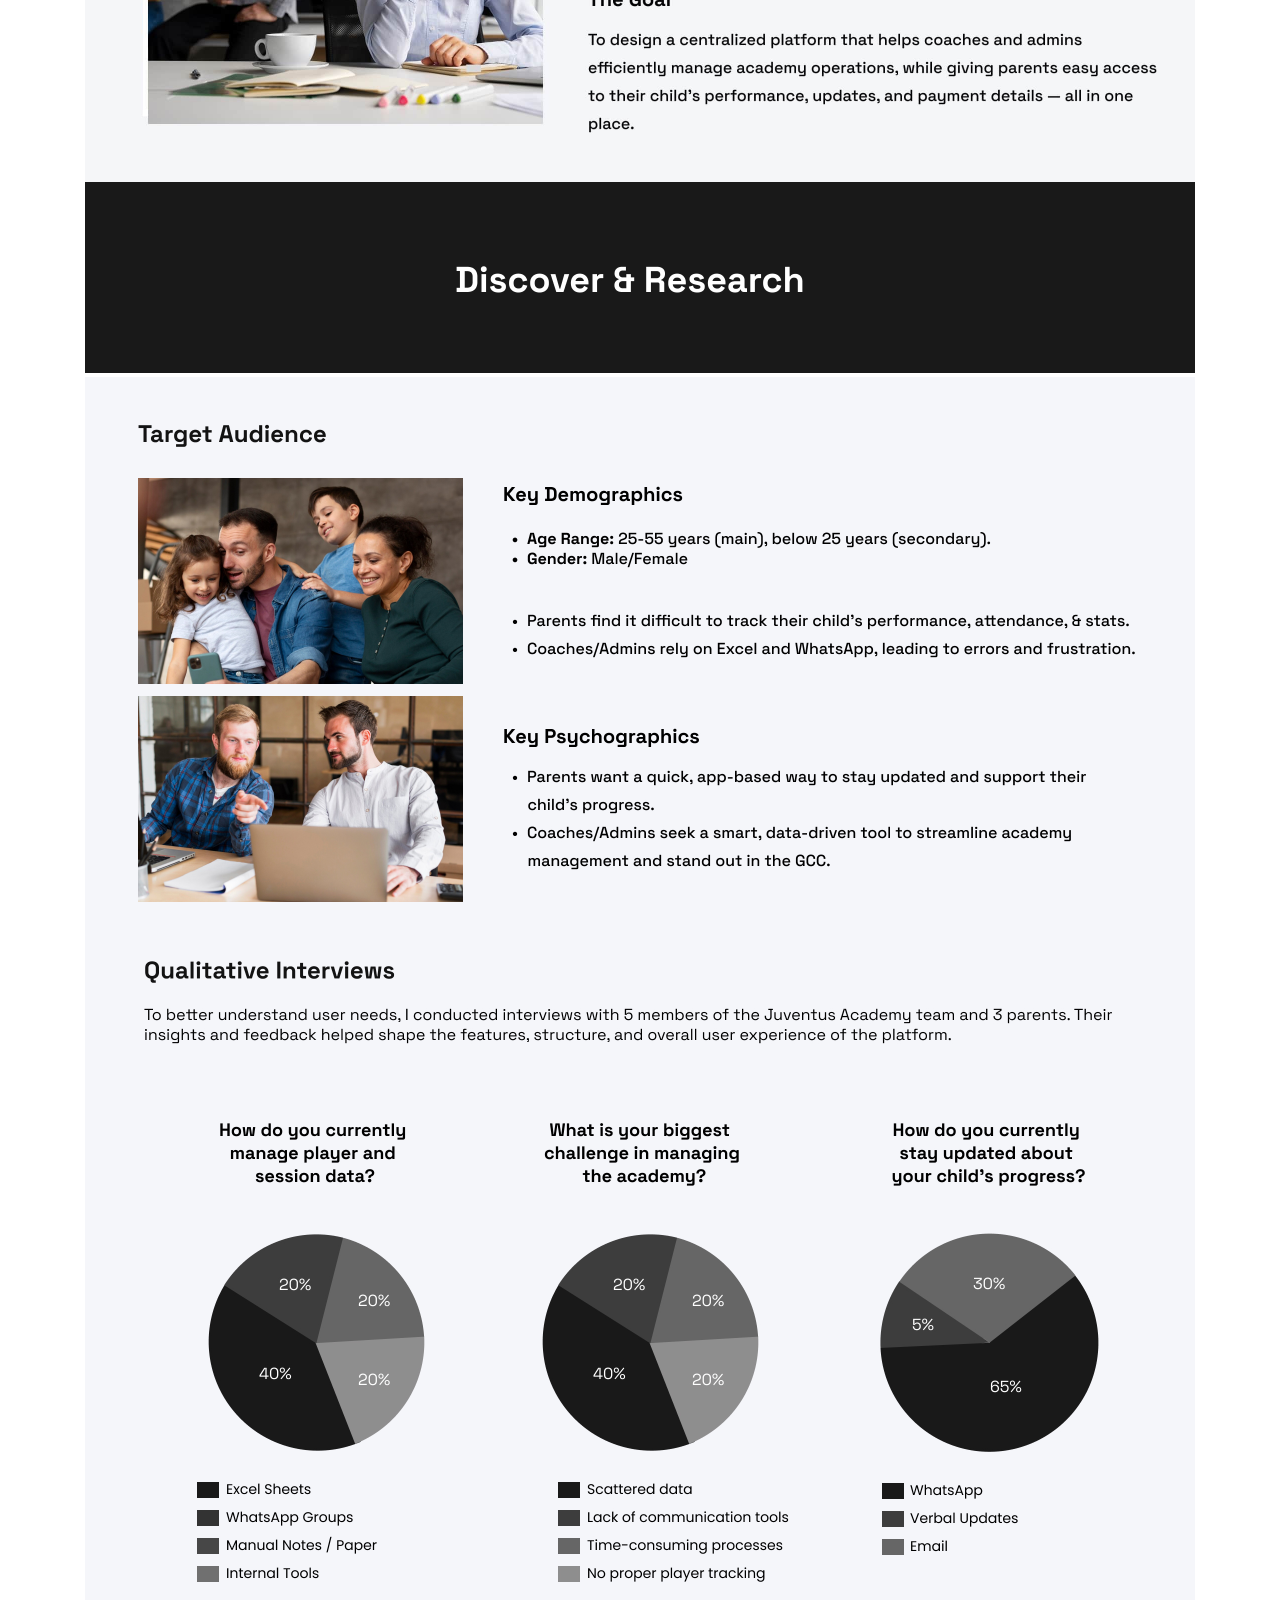
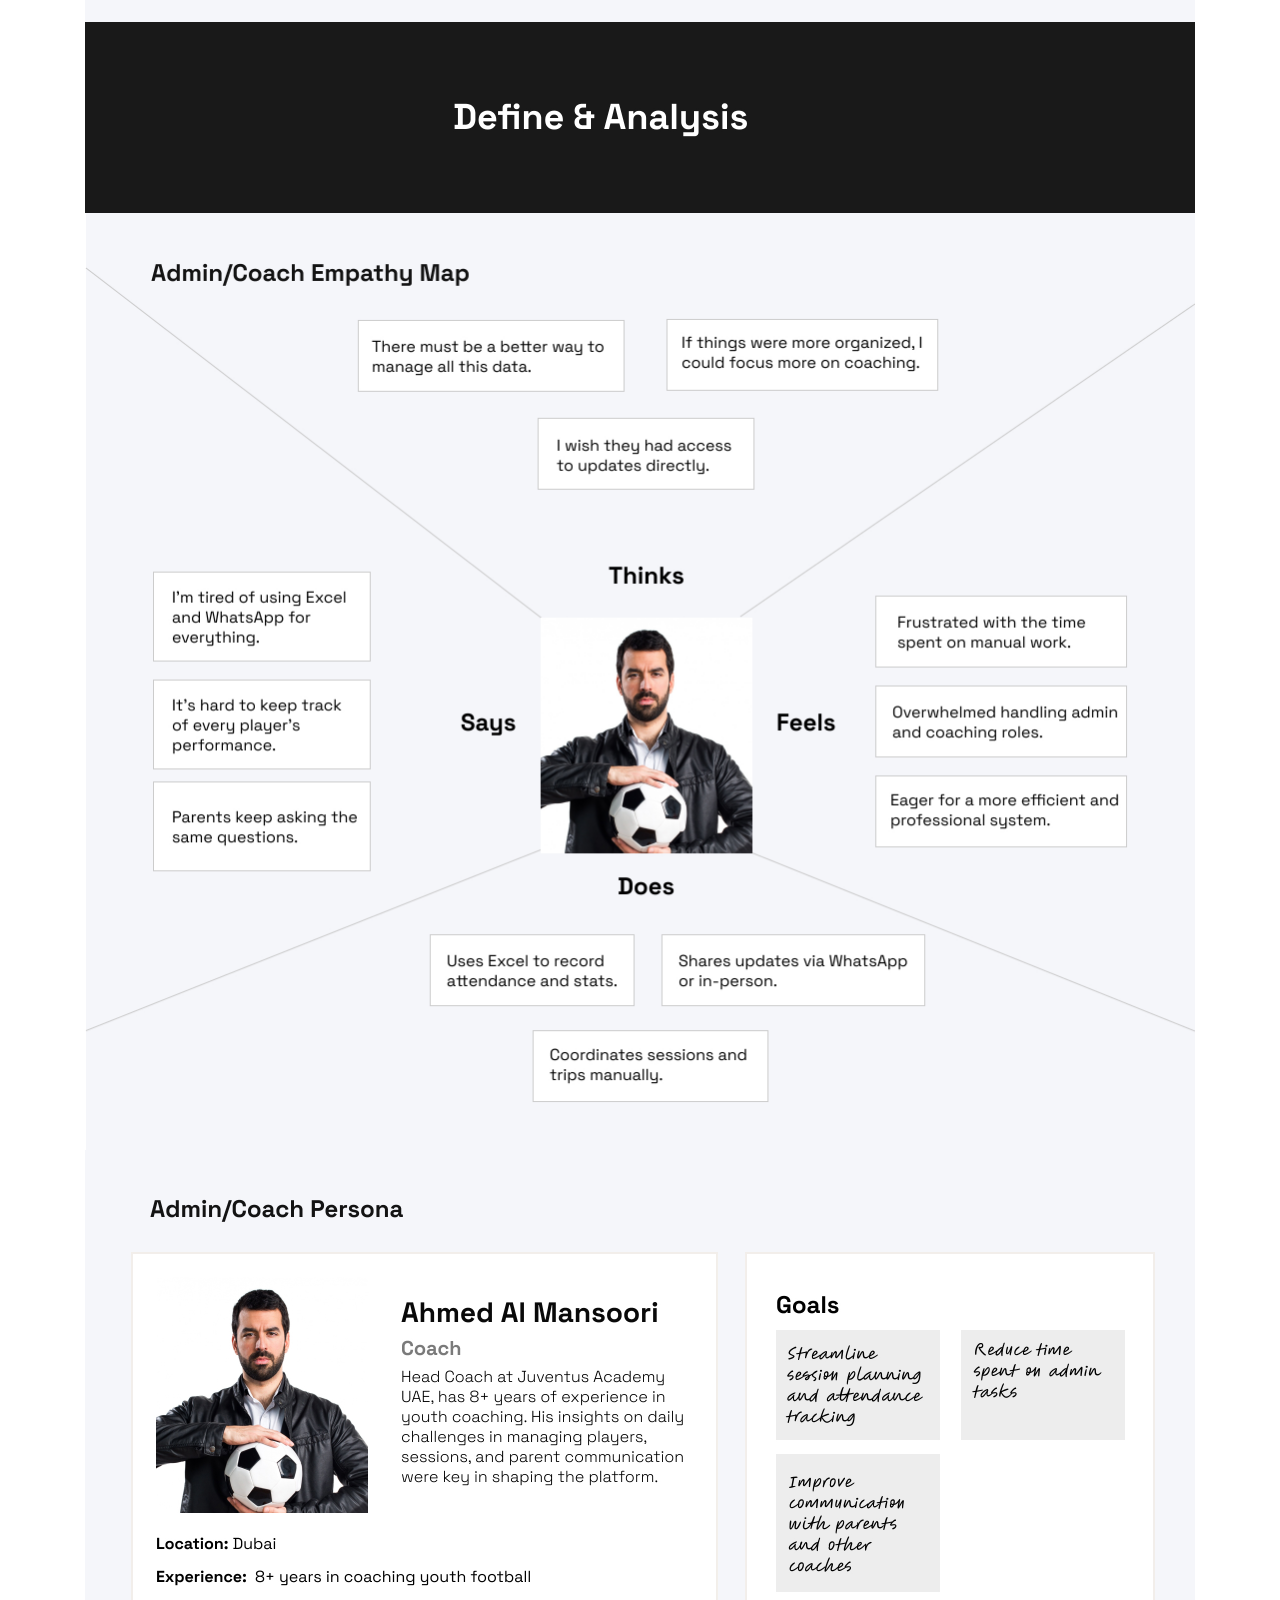
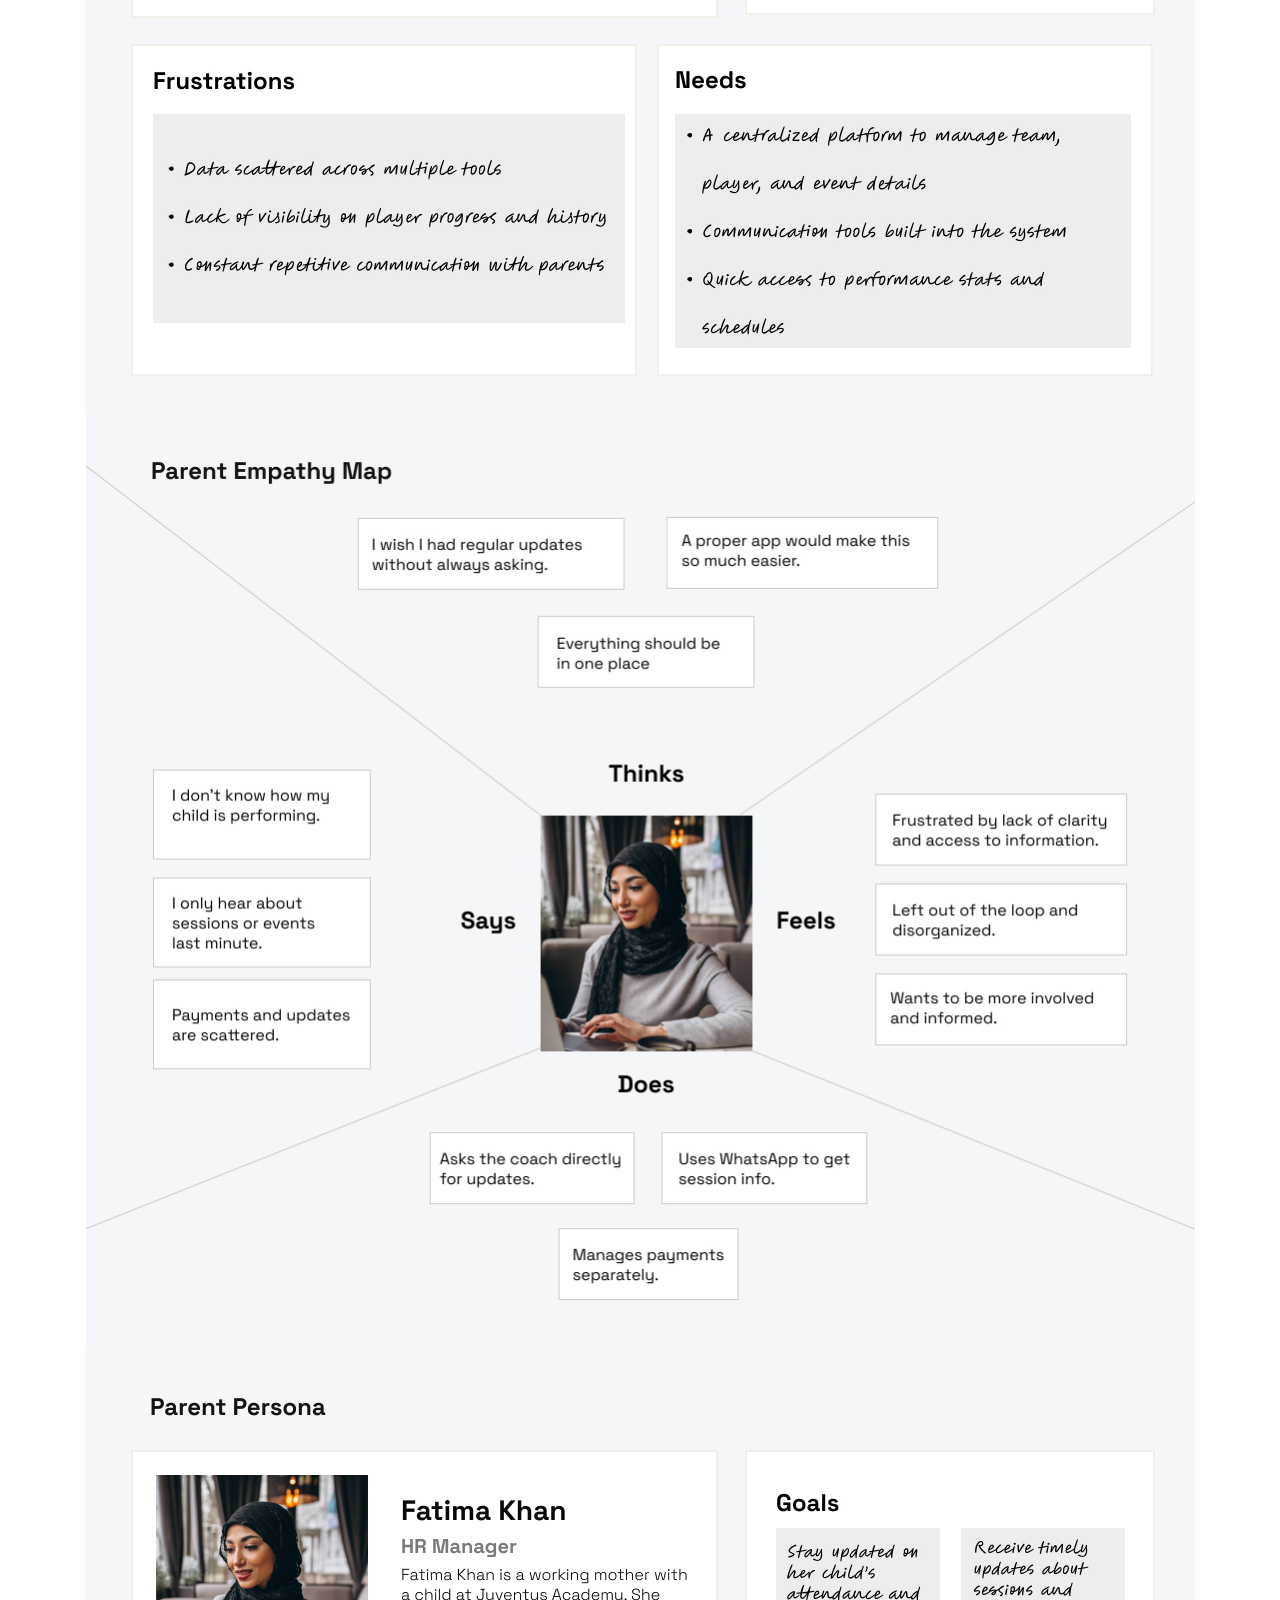
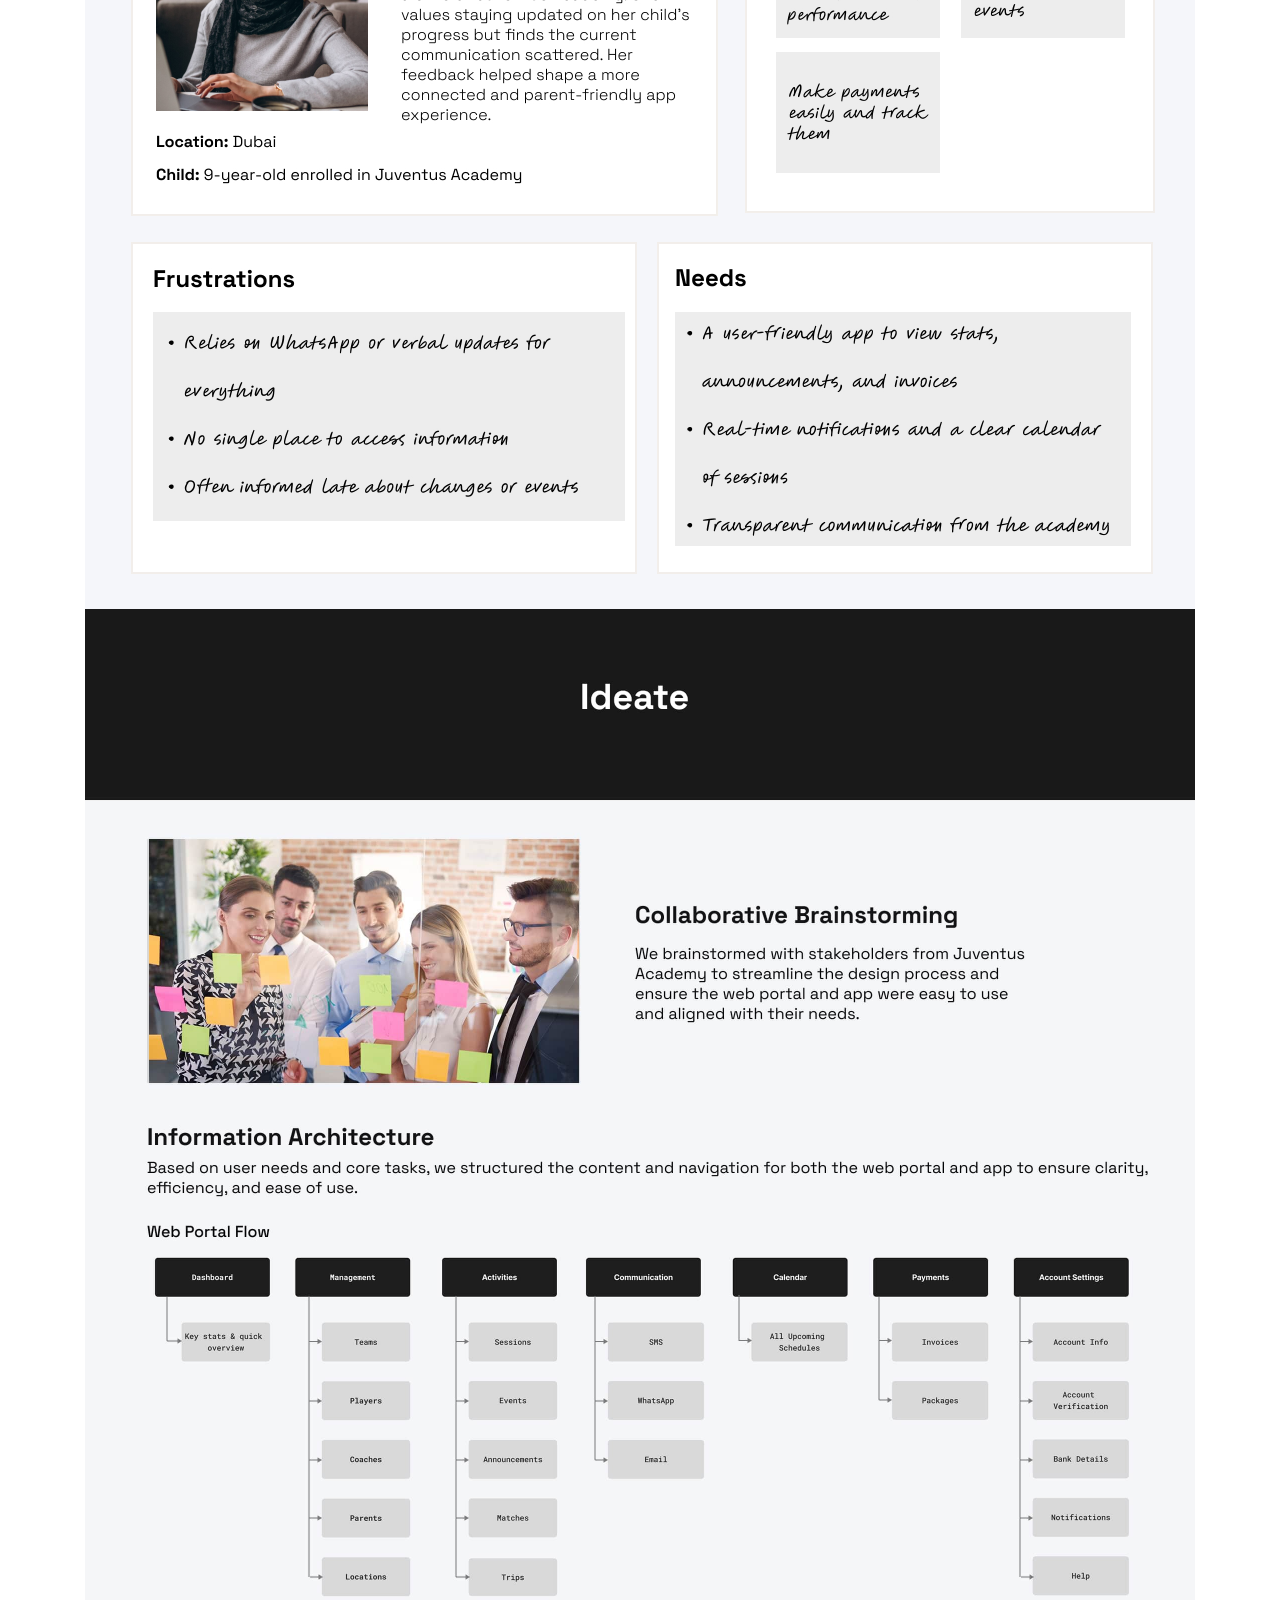
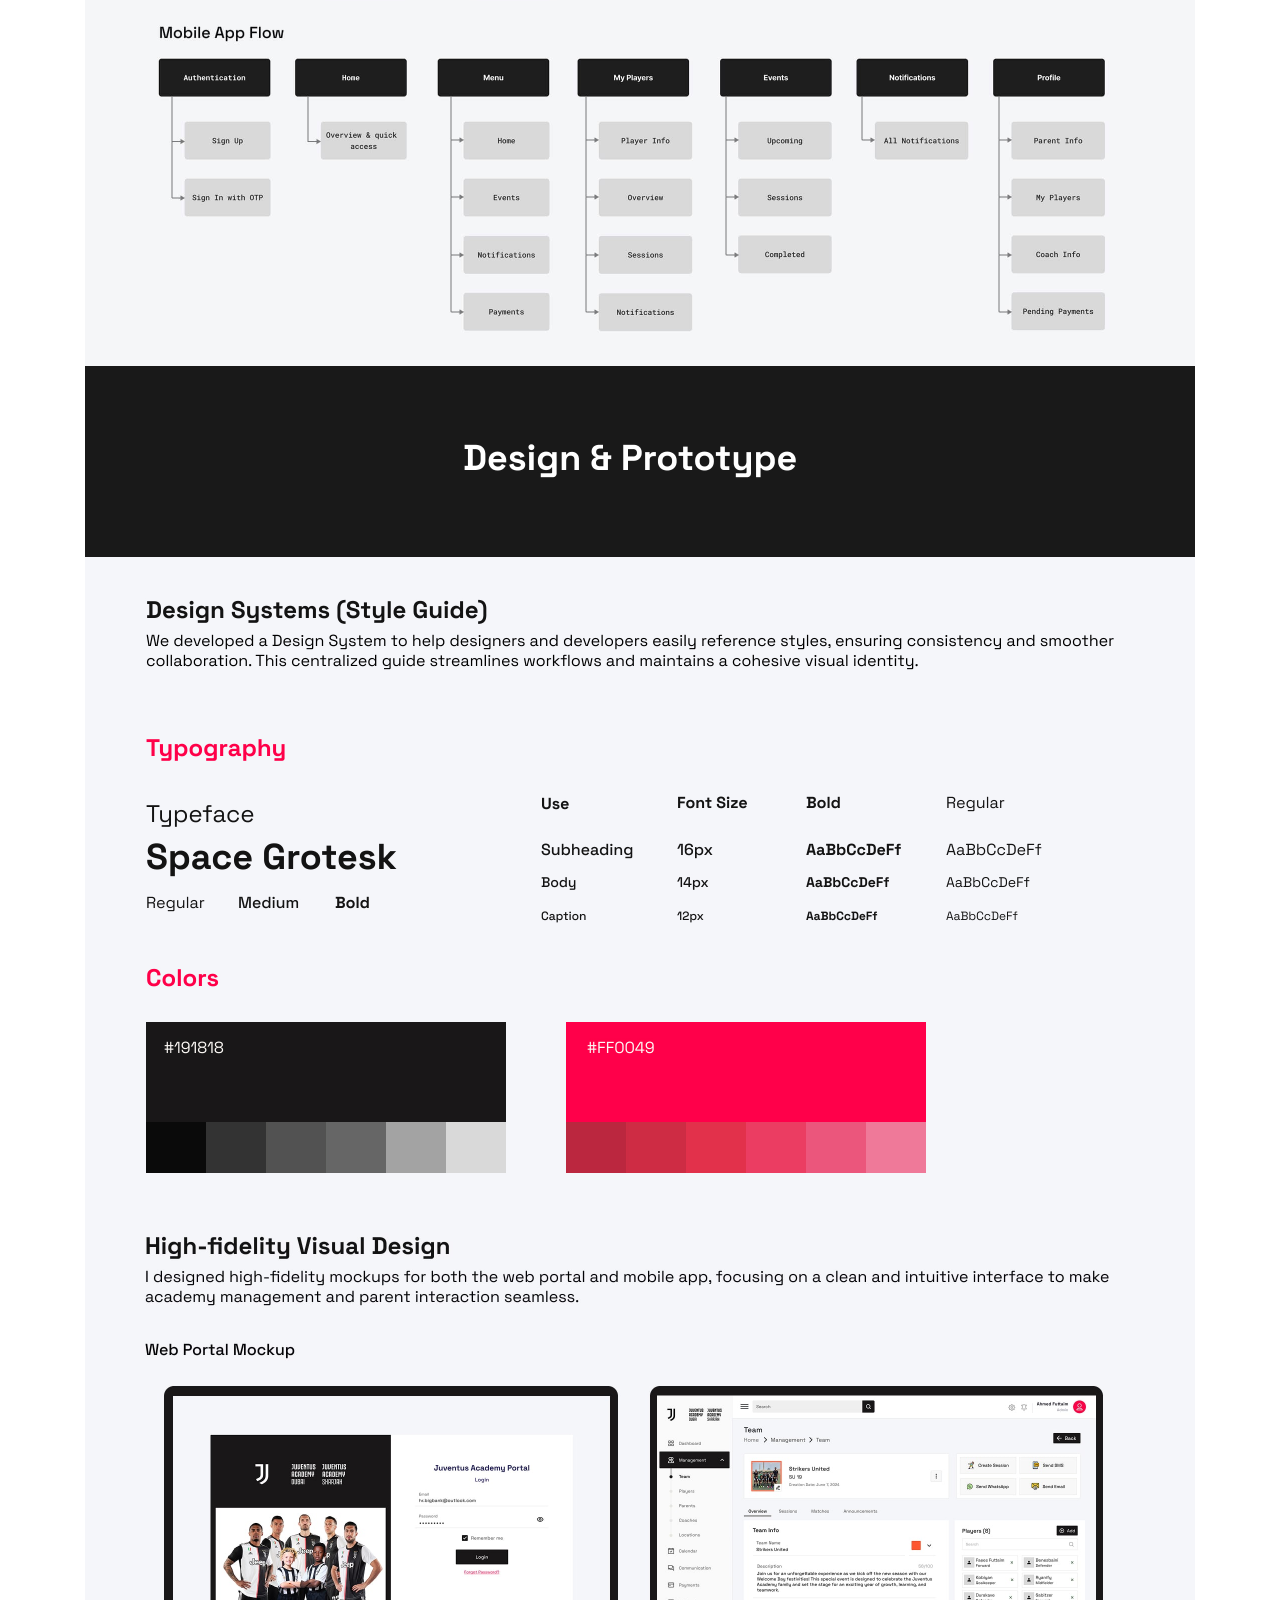
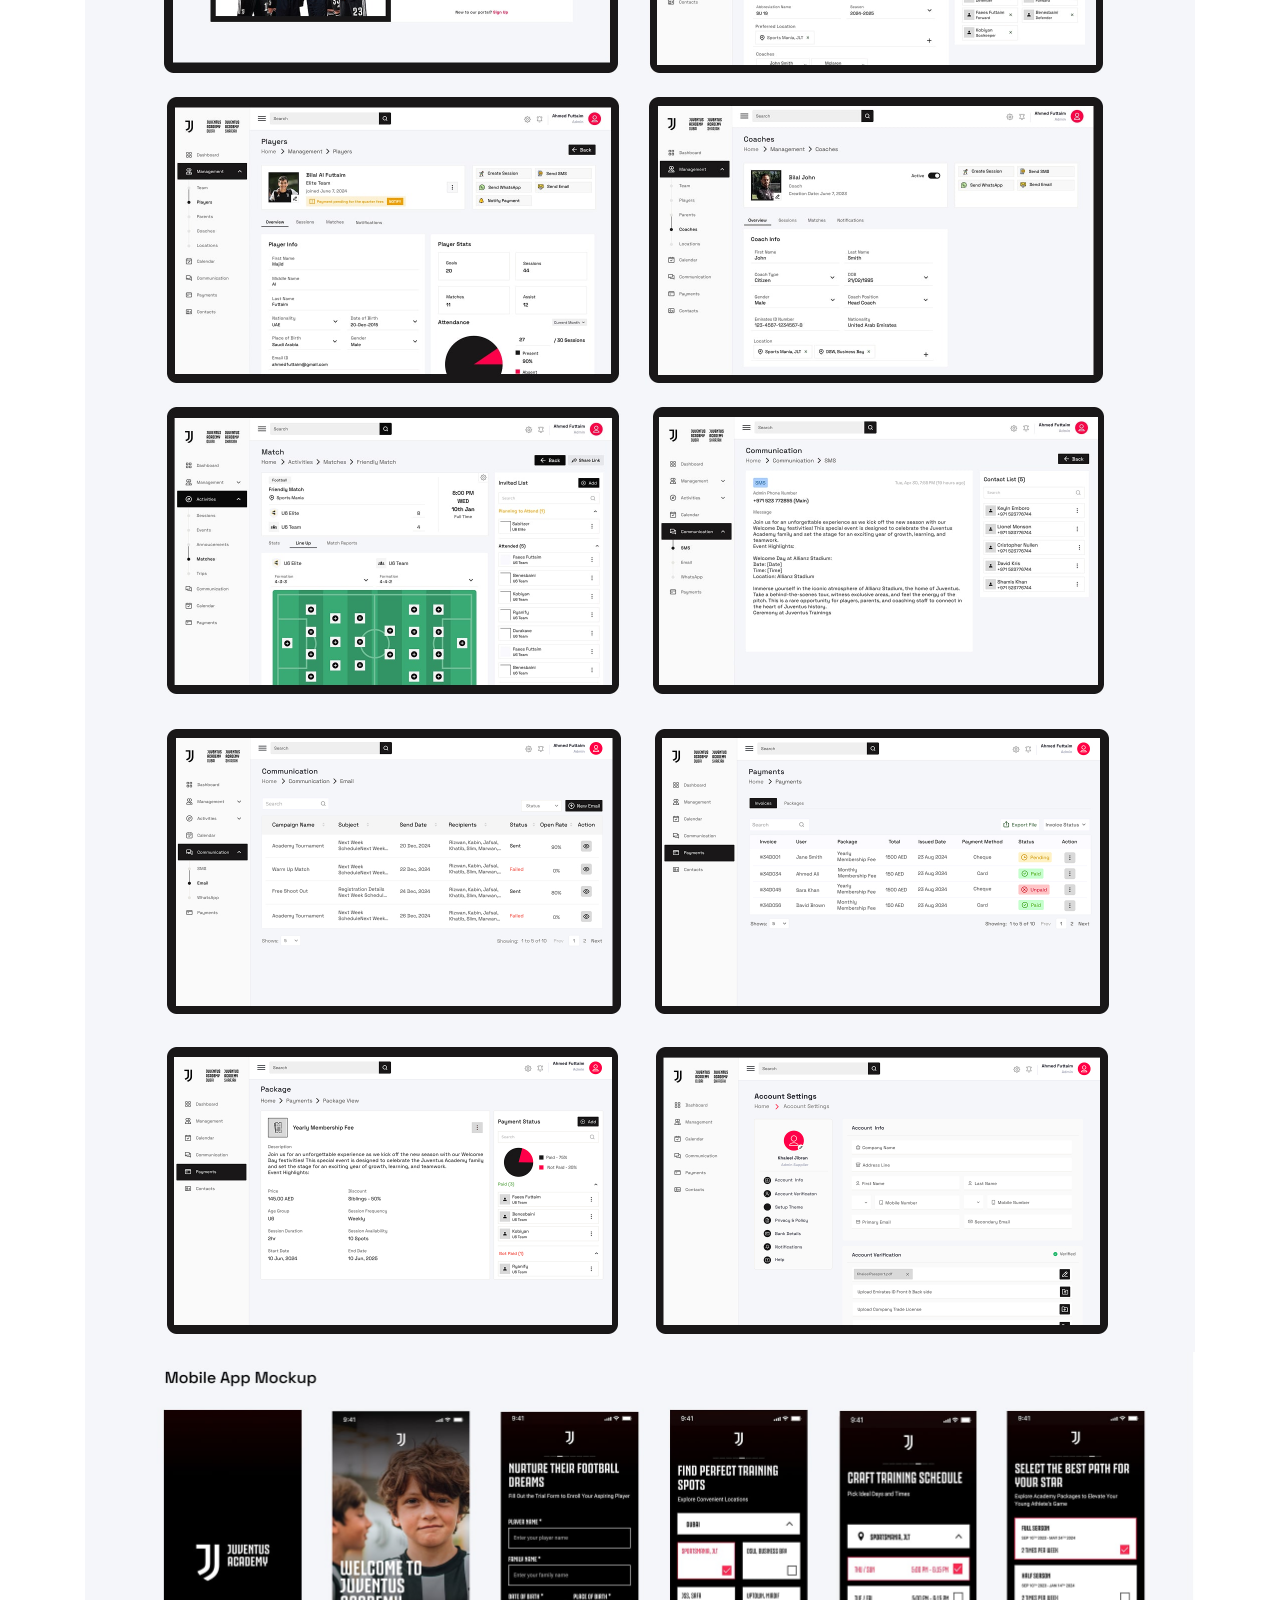
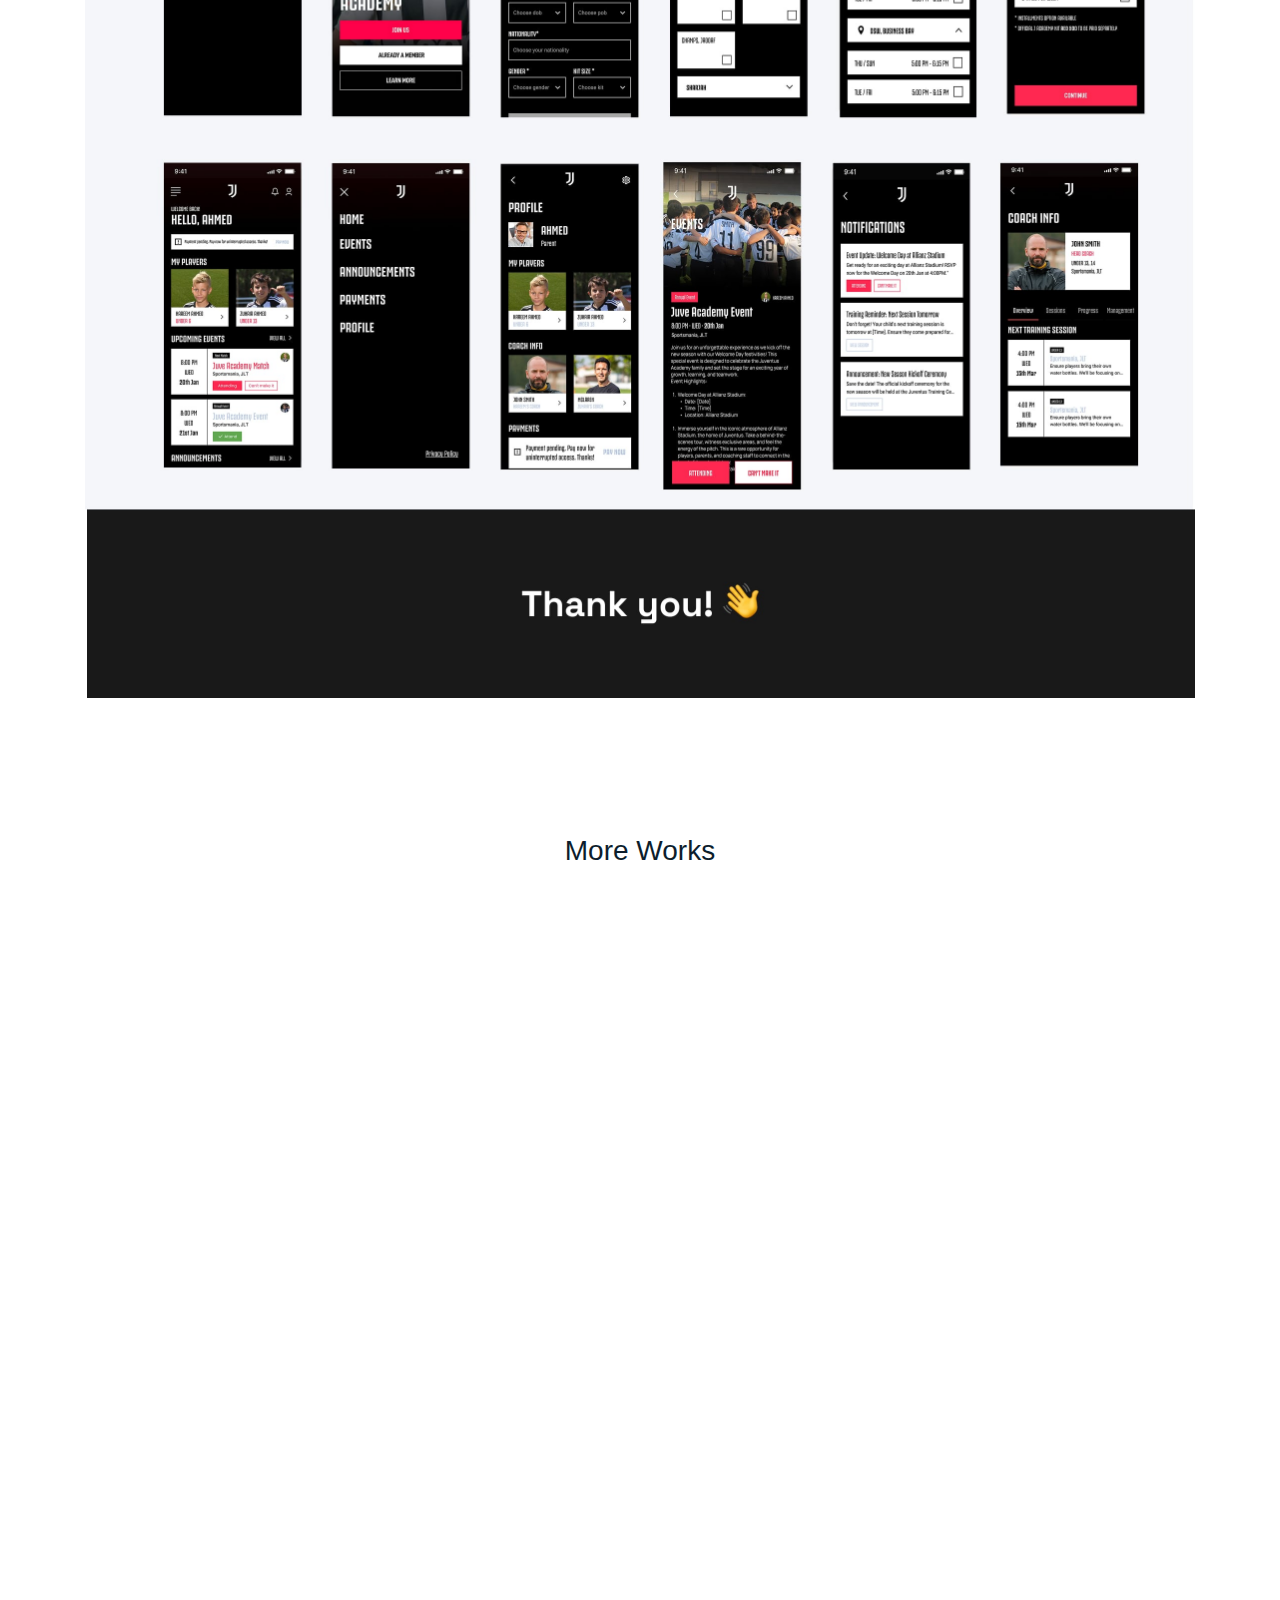
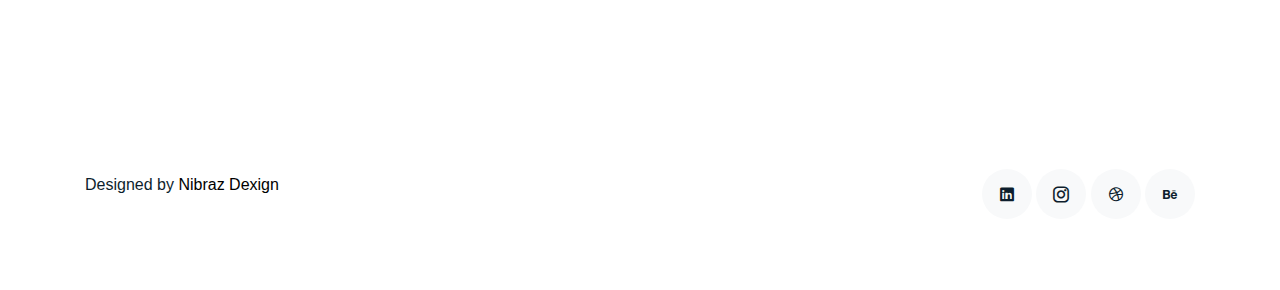
<file: juventus-academy-case-study.html>
<!DOCTYPE html>
<html lang="en">

<head>
  <meta charset="utf-8">
  <title>Portfolio Item - MyPortfolio</title>
  <meta content="width=device-width, initial-scale=1.0" name="viewport">
  <meta content="" name="keywords">
  <meta content="" name="description">

  <!-- Favicons -->
  <link href="img/favicon.png" rel="icon">
  <link href="img/apple-touch-icon.png" rel="apple-touch-icon">

  <!-- Google Fonts -->
  <link href="https://fonts.googleapis.com/css?family=Inconsolata:400,700|Raleway:400,700&display=swap"
    rel="stylesheet">

  <!-- Bootstrap CSS File -->
  <link href="vendor/bootstrap/css/bootstrap.min.css" rel="stylesheet">

  <!-- Vendor CSS Files -->
  <link href="vendor/icofont/icofont.min.css" rel="stylesheet">
  <link href="vendor/line-awesome/css/line-awesome.min.css" rel="stylesheet">
  <link href="vendor/aos/aos.css" rel="stylesheet">
  <link href="vendor/owlcarousel/assets/owl.carousel.min.css" rel="stylesheet">

  <!-- Template Main CSS File -->
  <link href="css/style.css" rel="stylesheet">

  <!-- =======================================================
    Template Name: MyPortfolio
    Template URL: https://bootstrapmade.com/myportfolio-bootstrap-portfolio-website-template/
    Author: BootstrapMade.com
    Author URL: https://bootstrapmade.com/
  ======================================================= -->
</head>

<body>


  <div class="collapse navbar-collapse custom-navmenu" id="main-navbar">
    <div class="container py-2 py-md-5">
      <div class="row align-items-start">
        <div class="col-md-2">
          <ul class="custom-menu">
            <li><a href="index.html">Home</a></li>
            <li><a href="about.html">About Me</a></li>
            <li><a href="contact.html">Contact</a></li>
          </ul>
        </div>
        <div class="col-md-6 d-none d-md-block  mr-auto">
          <div class="tweet d-flex">
            <span class="icofont-linkedin text-white mt-2 mr-3"></span>
            <div>
              <p><a href="https://www.linkedin.com/in/muhammed-nibras/">LinkedIn Profile</a></p>
            </div>
          </div>
        </div>
        <div class="col-md-4 d-none d-md-block">
          <h3>Hire Me</h3>
          <p><a href="#">nibraz999@gmail.com</a></p>
        </div>
      </div>

    </div>
  </div>

  <nav class="navbar navbar-light custom-navbar">
    <div class="container">
      <a class="navbar-brand" href="index.html">🚲 🏔️ 🎨 📖 🚀</a>

      <a href="#" class="burger" data-toggle="collapse" data-target="#main-navbar">
        <span></span>
      </a>

    </div>
  </nav>



  <main id="main">

    <div class="site-section">
      <div class="container">
        <div class="row mb-4 align-items-center">
          <div class="col-md-12" data-aos="fade-up">
            <img src="img/juventus_case_study_1.jpg" alt="Image" class="img-fluid">
            <img src="img/juventus_case_study_2.jpg" alt="Image" class="img-fluid">
            <img src="img/juventus_case_study_3.jpg" alt="Image" class="img-fluid">
            <img src="img/juventus_case_study_4.jpg" alt="Image" class="img-fluid">
            <img src="img/juventus_case_study_5.jpg" alt="Image" class="img-fluid">
            <img src="img/juventus_case_study_6.jpg" alt="Image" class="img-fluid">
            <img src="img/juventus_case_study_7.jpg" alt="Image" class="img-fluid">
            <img src="img/juventus_case_study_8.jpg" alt="Image" class="img-fluid">
            <img src="img/juventus_case_study_9.jpg" alt="Image" class="img-fluid">
            <img src="img/juventus_case_study_10.jpg" alt="Image" class="img-fluid">
            <img src="img/juventus_case_study_11.jpg" alt="Image" class="img-fluid">
            <img src="img/juventus_case_study_12.jpg" alt="Image" class="img-fluid">
            <img src="img/juventus_case_study_13.jpg" alt="Image" class="img-fluid">
        </div>


        </div>
      </div>
  
      
      <div class="site-section pb-0">
        <div class="container">
          <div class="row justify-content-center text-center mb-4">
            <div class="col-5">
              <h3 class="h3 heading">More Works</h3>
              <p></p>
            </div>
          </div>

          <div class="row" data-aos="fade-up" data-aos-delay="200">
            <div class="item web col-sm-6 col-md-4 col-lg-4 mb-4">
              <a href="squadx-case-study.html" class="item-wrap fancybox">
                <div class="work-info">
                  <h3>Squad X App</h3>
                  <span>App & Admin Portal</span>
                </div>
                <img class="img-fluid" src="img/img_1.jpg">
              </a>
            </div>
            <div class="item photography col-sm-6 col-md-4 col-lg-4 mb-4">
              <a href="juventus-academy-case-study.html" class="item-wrap fancybox">
                <div class="work-info">
                  <h3>Juventus Academy App</h3>
                  <span>App</span>
                </div>
                <img class="img-fluid" src="img/img_2.jpg">
              </a>
            </div>
            <div class="item design col-sm-6 col-md-4 col-lg-4 mb-4">
              <a href="sbicreditcard.html" class="item-wrap fancybox">
                <div class="work-info">
                  <h3>SBI Credit Card App</h3>
                  <span>UI Design</span>
                </div>
                <img class="img-fluid" src="img/img_3.jpg">
              </a>
            </div>
            <div class="item design col-sm-6 col-md-4 col-lg-4 mb-4">
              <a href="beaverdesign.html" class="item-wrap fancybox">
                <div class="work-info">
                  <h3>Beaver Design</h3>
                  <span>Mascot Design</span>
                </div>
                <img class="img-fluid" src="img/img_7.jpg">
              </a>
            </div>
            <div class="item photography col-sm-6 col-md-4 col-lg-4 mb-4">
              <a href="playground.html" class="item-wrap fancybox">
                <div class="work-info">
                  <h3>Playground</h3>
                  <span>ART</span>
                </div>
                <img class="img-fluid" src="img/img_9.jpg">
              </a>
            </div>
            <div class="item branding col-sm-6 col-md-4 col-lg-4 mb-4">
              <a href="website_design_projects.html" class="item-wrap fancybox">
                <div class="work-info">
                  <h3>Website Mockups</h3>
                  <span>Website UI Designs</span>
                </div>
                <img class="img-fluid" src="img/img_5.jpg">
              </a>
            </div>
          </div>
        </div>
      </div>

    </div>
  </div>

  </main>
  
  <footer class="footer" role="contentinfo">
    <div class="container">
      <div class="row">
        <div class="col-sm-6">
          <p class="mb-1"></p>
          <div class="credits">
            <!--
              All the links in the footer should remain intact.
              You can delete the links only if you purchased the pro version.
              Licensing information: https://bootstrapmade.com/license/
              Purchase the pro version with working PHP/AJAX contact form: https://bootstrapmade.com/buy/?theme=MyPortfolio
            -->
            Designed by <a href="https://bootstrapmade.com/">Nibraz Dexign</a>
          </div>
        </div>
        <div class="col-sm-6 social text-md-right">
          <a href="https://www.linkedin.com/in/muhammed-nibras/"><span class="icofont-linkedin"></span></a>
          <a href="https://www.instagram.com/nibraz_in/"><span class="icofont-instagram"></span></a>
          <a href="https://dribbble.com/n_dexig_n"><span class="icofont-dribbble"></span></a>
          <a href="https://www.behance.net/nibraz99939b5"><span class="icofont-behance"></span></a>
        </div>
      </div>
    </div>
  </footer>

  <!-- Vendor JS Files -->
  <script src="vendor/jquery/jquery.min.js"></script>
  <script src="vendor/jquery/jquery-migrate.min.js"></script>
  <script src="vendor/bootstrap/js/bootstrap.min.js"></script>
  <script src="vendor/easing/easing.min.js"></script>
  <script src="vendor/php-email-form/validate.js"></script>
  <script src="vendor/isotope/isotope.pkgd.min.js"></script>
  <script src="vendor/aos/aos.js"></script>
  <script src="vendor/owlcarousel/owl.carousel.min.js"></script>

  <!-- Template Main JS File -->
  <script src="js/main.js"></script>

</body>

</html>
</file>
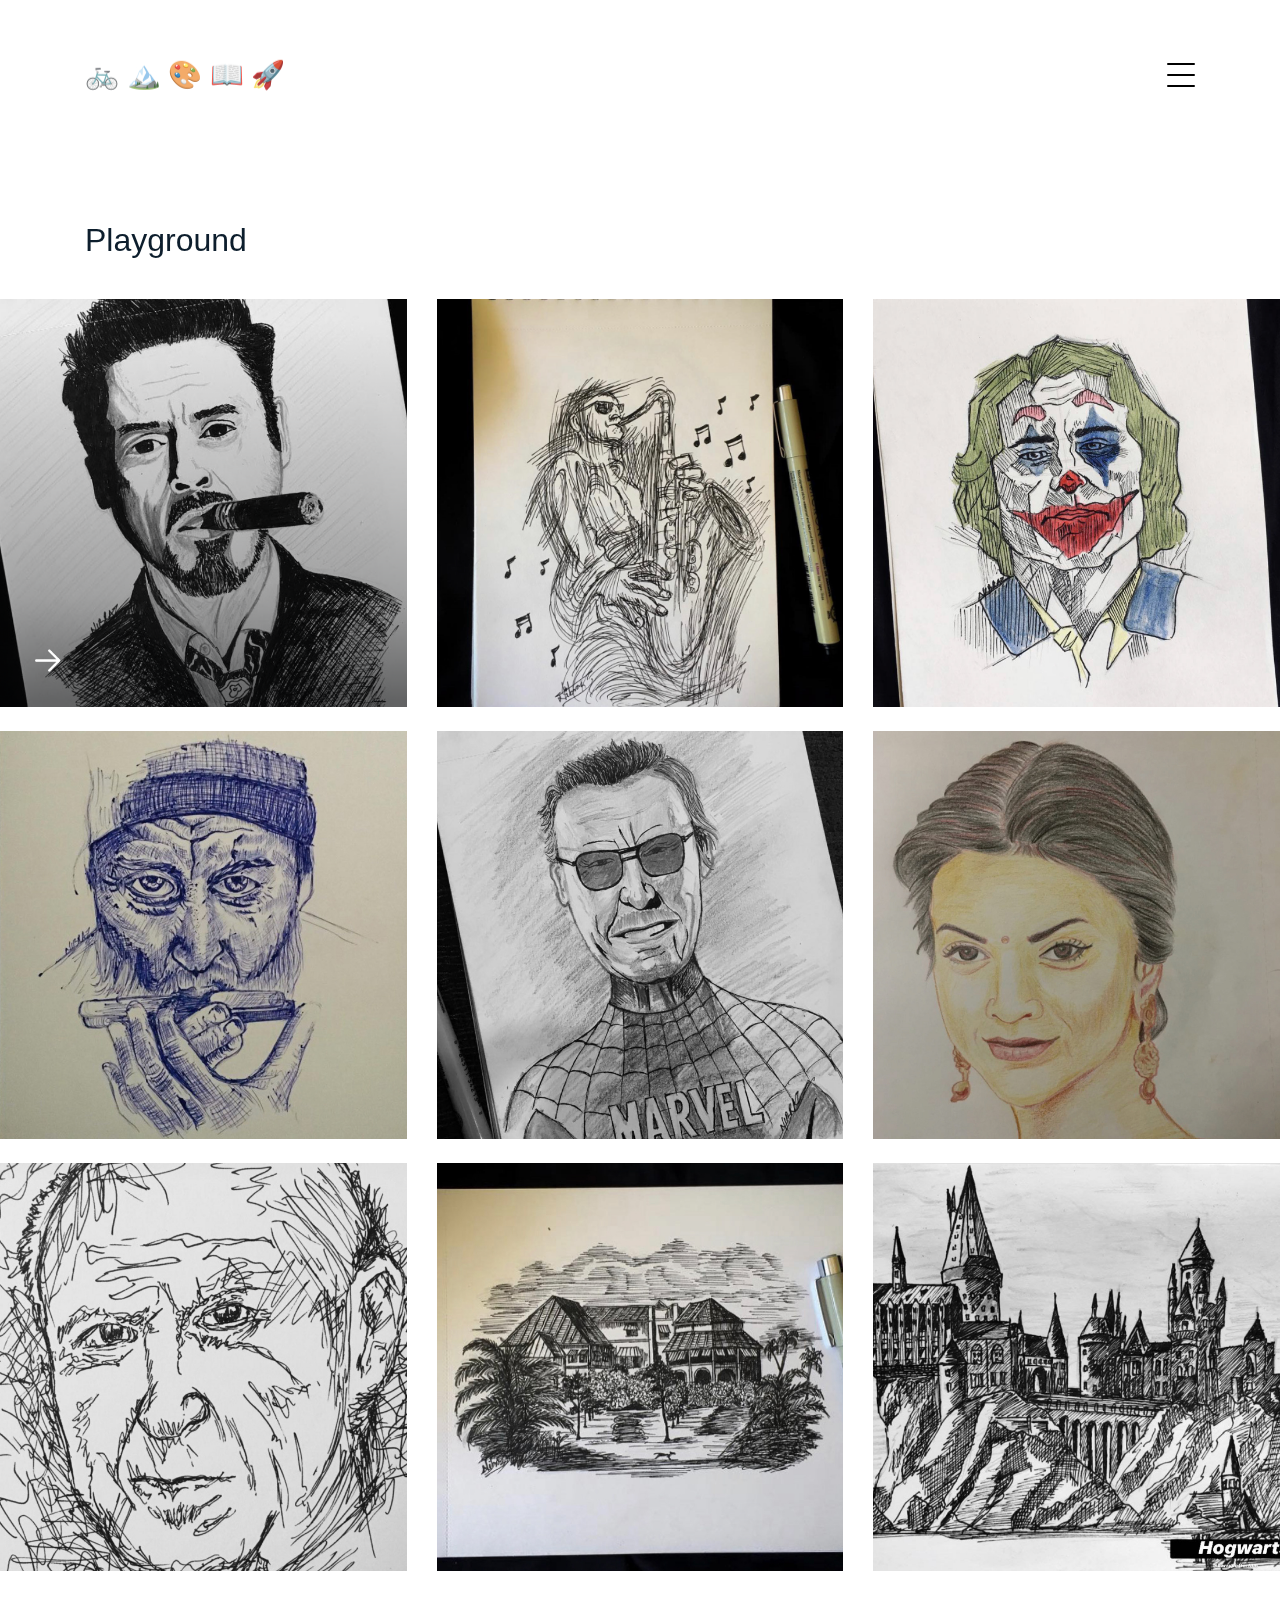
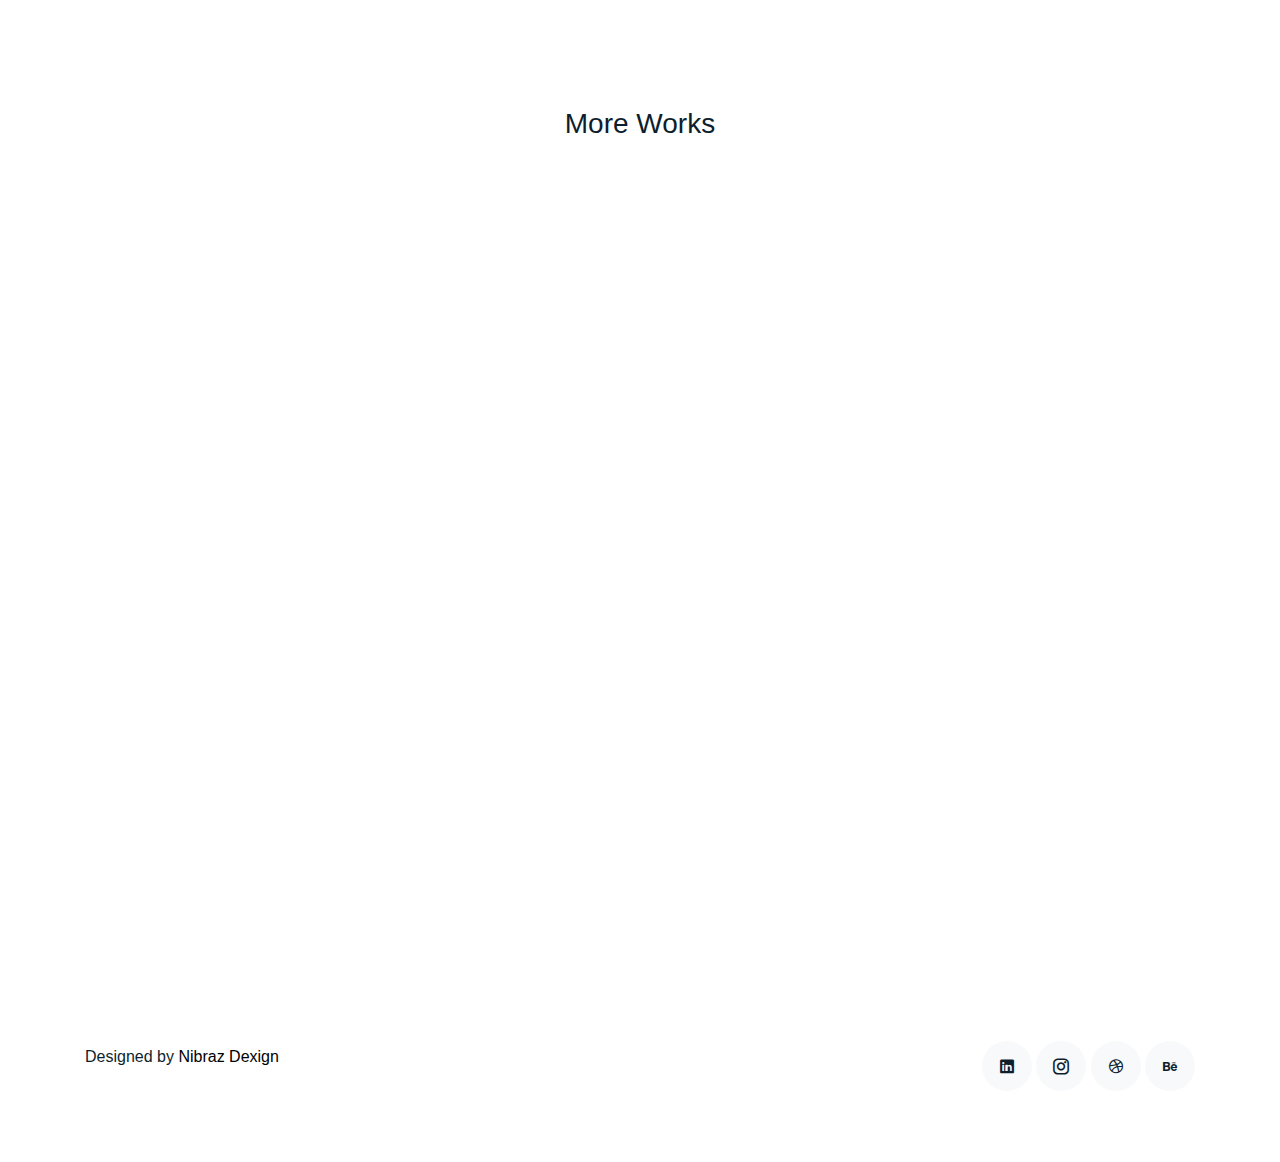
<file: playground.html>
<!DOCTYPE html>
<html lang="en">

<head>
  <meta charset="utf-8">
  <title>Portfolio Item - MyPortfolio</title>
  <meta content="width=device-width, initial-scale=1.0" name="viewport">
  <meta content="" name="keywords">
  <meta content="" name="description">

  <!-- Favicons -->
  <link href="img/favicon.png" rel="icon">
  <link href="img/apple-touch-icon.png" rel="apple-touch-icon">

  <!-- Google Fonts -->
  <link href="https://fonts.googleapis.com/css?family=Inconsolata:400,700|Raleway:400,700&display=swap"
    rel="stylesheet">

  <!-- Bootstrap CSS File -->
  <link href="vendor/bootstrap/css/bootstrap.min.css" rel="stylesheet">

  <!-- Vendor CSS Files -->
  <link href="vendor/icofont/icofont.min.css" rel="stylesheet">
  <link href="vendor/line-awesome/css/line-awesome.min.css" rel="stylesheet">
  <link href="vendor/aos/aos.css" rel="stylesheet">
  <link href="vendor/owlcarousel/assets/owl.carousel.min.css" rel="stylesheet">

  <!-- Template Main CSS File -->
  <link href="css/style.css" rel="stylesheet">

  <!-- =======================================================
    Template Name: MyPortfolio
    Template URL: https://bootstrapmade.com/myportfolio-bootstrap-portfolio-website-template/
    Author: BootstrapMade.com
    Author URL: https://bootstrapmade.com/
  ======================================================= -->
</head>

<body>


  <div class="collapse navbar-collapse custom-navmenu" id="main-navbar">
    <div class="container py-2 py-md-5">
      <div class="row align-items-start">
        <div class="col-md-2">
          <ul class="custom-menu">
            <li><a href="index.html">Home</a></li>
            <li><a href="about.html">About Me</a></li>
            <li><a href="contact.html">Contact</a></li>
          </ul>
        </div>
        <div class="col-md-6 d-none d-md-block  mr-auto">
          <div class="tweet d-flex">
            <span class="icofont-linkedin text-white mt-2 mr-3"></span>
            <div>
              <p><a href="https://www.linkedin.com/in/muhammed-nibras/">LinkedIn Profile</a></p>
            </div>
          </div>
        </div>
        <div class="col-md-4 d-none d-md-block">
          <h3>Hire Me</h3>
          <p><a href="#">nibraz999@gmail.com</a></p>
        </div>
      </div>

    </div>
  </div>

  <nav class="navbar navbar-light custom-navbar">
    <div class="container">
      <a class="navbar-brand" href="index.html">🚲 🏔️ 🎨 📖 🚀</a>

      <a href="#" class="burger" data-toggle="collapse" data-target="#main-navbar">
        <span></span>
      </a>

    </div>
  </nav>



  <main id="main">

    <div class="site-section">
      <div class="container">
        <div class="row mb-4 align-items-center">
          <div class="col-md-6" data-aos="fade-up">

            <h2>Playground</h2>
            <p>

            </p>

          </div>


        </div>
      </div>

      <div id="portfolio-grid" class="row no-gutter" data-aos="fade-up" data-aos-delay="200">
        <div class="item web col-sm-6 col-md-4 col-lg-4 mb-4">
          <a href="work-single.html" class="item-wrap fancybox">
            <div class="work-info">
              <h3>Tony Stark</h3>
              <span></span>
            </div>
            <img class="img-fluid" src="img/img_9.jpg">
          </a>
        </div>
        <div class="item photography col-sm-6 col-md-4 col-lg-4 mb-4">
          <a href="" class="item-wrap fancybox">
            <div class="work-info">
              <h3>Saxophonist</h3>
              <span></span>
            </div>
            <img class="img-fluid" src="img/img_saxophonist.jpg">
          </a>
        </div>
        <div class="item branding col-sm-6 col-md-4 col-lg-4 mb-4">
          <a href="" class="item-wrap fancybox">
            <div class="work-info">
              <h3>Joker</h3>
              <span></span>
            </div>
            <img class="img-fluid" src="img/img_joker.jpg">
          </a>
        </div>
        <div class="item design col-sm-6 col-md-4 col-lg-4 mb-4">
          <a href="" class="item-wrap fancybox">
            <div class="work-info">
              <h3>Harmonist</h3>
              <span></span>
            </div>
            <img class="img-fluid" src="img/img_harmonica.jpg">
          </a>
        </div>
        <div class="item photography col-sm-6 col-md-4 col-lg-4 mb-4">
          <a href="" class="item-wrap fancybox">
            <div class="work-info">
              <h3>Stan Lee</h3>
              <span></span>
            </div>
            <img class="img-fluid" src="img/img_stanlee.jpg">
          </a>
        </div>
        <div class="item branding col-sm-6 col-md-4 col-lg-4 mb-4">
          <a href="" class="item-wrap fancybox">
            <div class="work-info">
              <h3>Deepika</h3>
              <span></span>
            </div>
            <img class="img-fluid" src="img/img_deepika.jpg">
          </a>
        </div>
        <div class="item design col-sm-6 col-md-4 col-lg-4 mb-4">
          <a href="" class="item-wrap fancybox">
            <div class="work-info">
              <h3>Pablo Picasso</h3>
              <span></span>
            </div>
            <img class="img-fluid" src="img/img_pablo.jpg">
          </a>
        </div>
        <div class="item photography col-sm-6 col-md-4 col-lg-4 mb-4">
          <a href="" class="item-wrap fancybox">
            <div class="work-info">
              <h3>Bunglow</h3>
              <span></span>
            </div>
            <img class="img-fluid" src="img/img_bunglow.jpg">
          </a>
        </div>
        <div class="item branding col-sm-6 col-md-4 col-lg-4 mb-4">
          <a href="" class="item-wrap fancybox">
            <div class="work-info">
              <h3>Hogwarts</h3>
              <span></span>
            </div>
            <img class="img-fluid" src="img/img_hogwarts.jpg">
          </a>
        </div>
      </div>

      <div class="site-section pb-0">
        <div class="container">
          <div class="row justify-content-center text-center mb-4">
            <div class="col-5">
              <h3 class="h3 heading">More Works</h3>
              <p></p>
            </div>
          </div>

          <div class="row" data-aos="fade-up" data-aos-delay="200">
            <div class="item web col-sm-6 col-md-4 col-lg-4 mb-4">
              <a href="squadx-case-study.html" class="item-wrap fancybox">
                <div class="work-info">
                  <h3>Squad X App</h3>
                  <span>App & Admin Portal</span>
                </div>
                <img class="img-fluid" src="img/img_1.jpg">
              </a>
            </div>
            <div class="item photography col-sm-6 col-md-4 col-lg-4 mb-4">
              <a href="juventus-academy-case-study.html" class="item-wrap fancybox">
                <div class="work-info">
                  <h3>Juventus Academy App</h3>
                  <span>App</span>
                </div>
                <img class="img-fluid" src="img/img_2.jpg">
              </a>
            </div>
            <div class="item design col-sm-6 col-md-4 col-lg-4 mb-4">
              <a href="sbicreditcard.html" class="item-wrap fancybox">
                <div class="work-info">
                  <h3>SBI Credit Card App</h3>
                  <span>UI Design</span>
                </div>
                <img class="img-fluid" src="img/img_3.jpg">
              </a>
            </div>
            <div class="item design col-sm-6 col-md-4 col-lg-4 mb-4">
              <a href="beaverdesign.html" class="item-wrap fancybox">
                <div class="work-info">
                  <h3>Beaver Design</h3>
                  <span>Mascot Design</span>
                </div>
                <img class="img-fluid" src="img/img_7.jpg">
              </a>
            </div>
            <div class="item photography col-sm-6 col-md-4 col-lg-4 mb-4">
              <a href="playground.html" class="item-wrap fancybox">
                <div class="work-info">
                  <h3>Playground</h3>
                  <span>ART</span>
                </div>
                <img class="img-fluid" src="img/img_9.jpg">
              </a>
            </div>
            <div class="item branding col-sm-6 col-md-4 col-lg-4 mb-4">
              <a href="website_design_projects.html" class="item-wrap fancybox">
                <div class="work-info">
                  <h3>Website Mockups</h3>
                  <span>Website UI Designs</span>
                </div>
                <img class="img-fluid" src="img/img_5.jpg">
              </a>
            </div>
          </div>
        </div>
      </div>


      
    </div>
  </div>

  </main>
  
  <footer class="footer" role="contentinfo">
    <div class="container">
      <div class="row">
        <div class="col-sm-6">
          <p class="mb-1"></p>
          <div class="credits">
            <!--
              All the links in the footer should remain intact.
              You can delete the links only if you purchased the pro version.
              Licensing information: https://bootstrapmade.com/license/
              Purchase the pro version with working PHP/AJAX contact form: https://bootstrapmade.com/buy/?theme=MyPortfolio
            -->
            Designed by <a href="https://bootstrapmade.com/">Nibraz Dexign</a>
          </div>
        </div>
        <div class="col-sm-6 social text-md-right">
          <a href="https://www.linkedin.com/in/muhammed-nibras/"><span class="icofont-linkedin"></span></a>
          <a href="https://www.instagram.com/nibraz_in/"><span class="icofont-instagram"></span></a>
          <a href="https://dribbble.com/n_dexig_n"><span class="icofont-dribbble"></span></a>
          <a href="https://www.behance.net/nibraz99939b5"><span class="icofont-behance"></span></a>
        </div>
      </div>
    </div>
  </footer>

  <!-- Vendor JS Files -->
  <script src="vendor/jquery/jquery.min.js"></script>
  <script src="vendor/jquery/jquery-migrate.min.js"></script>
  <script src="vendor/bootstrap/js/bootstrap.min.js"></script>
  <script src="vendor/easing/easing.min.js"></script>
  <script src="vendor/php-email-form/validate.js"></script>
  <script src="vendor/isotope/isotope.pkgd.min.js"></script>
  <script src="vendor/aos/aos.js"></script>
  <script src="vendor/owlcarousel/owl.carousel.min.js"></script>

  <!-- Template Main JS File -->
  <script src="js/main.js"></script>

</body>

</html>
</file>
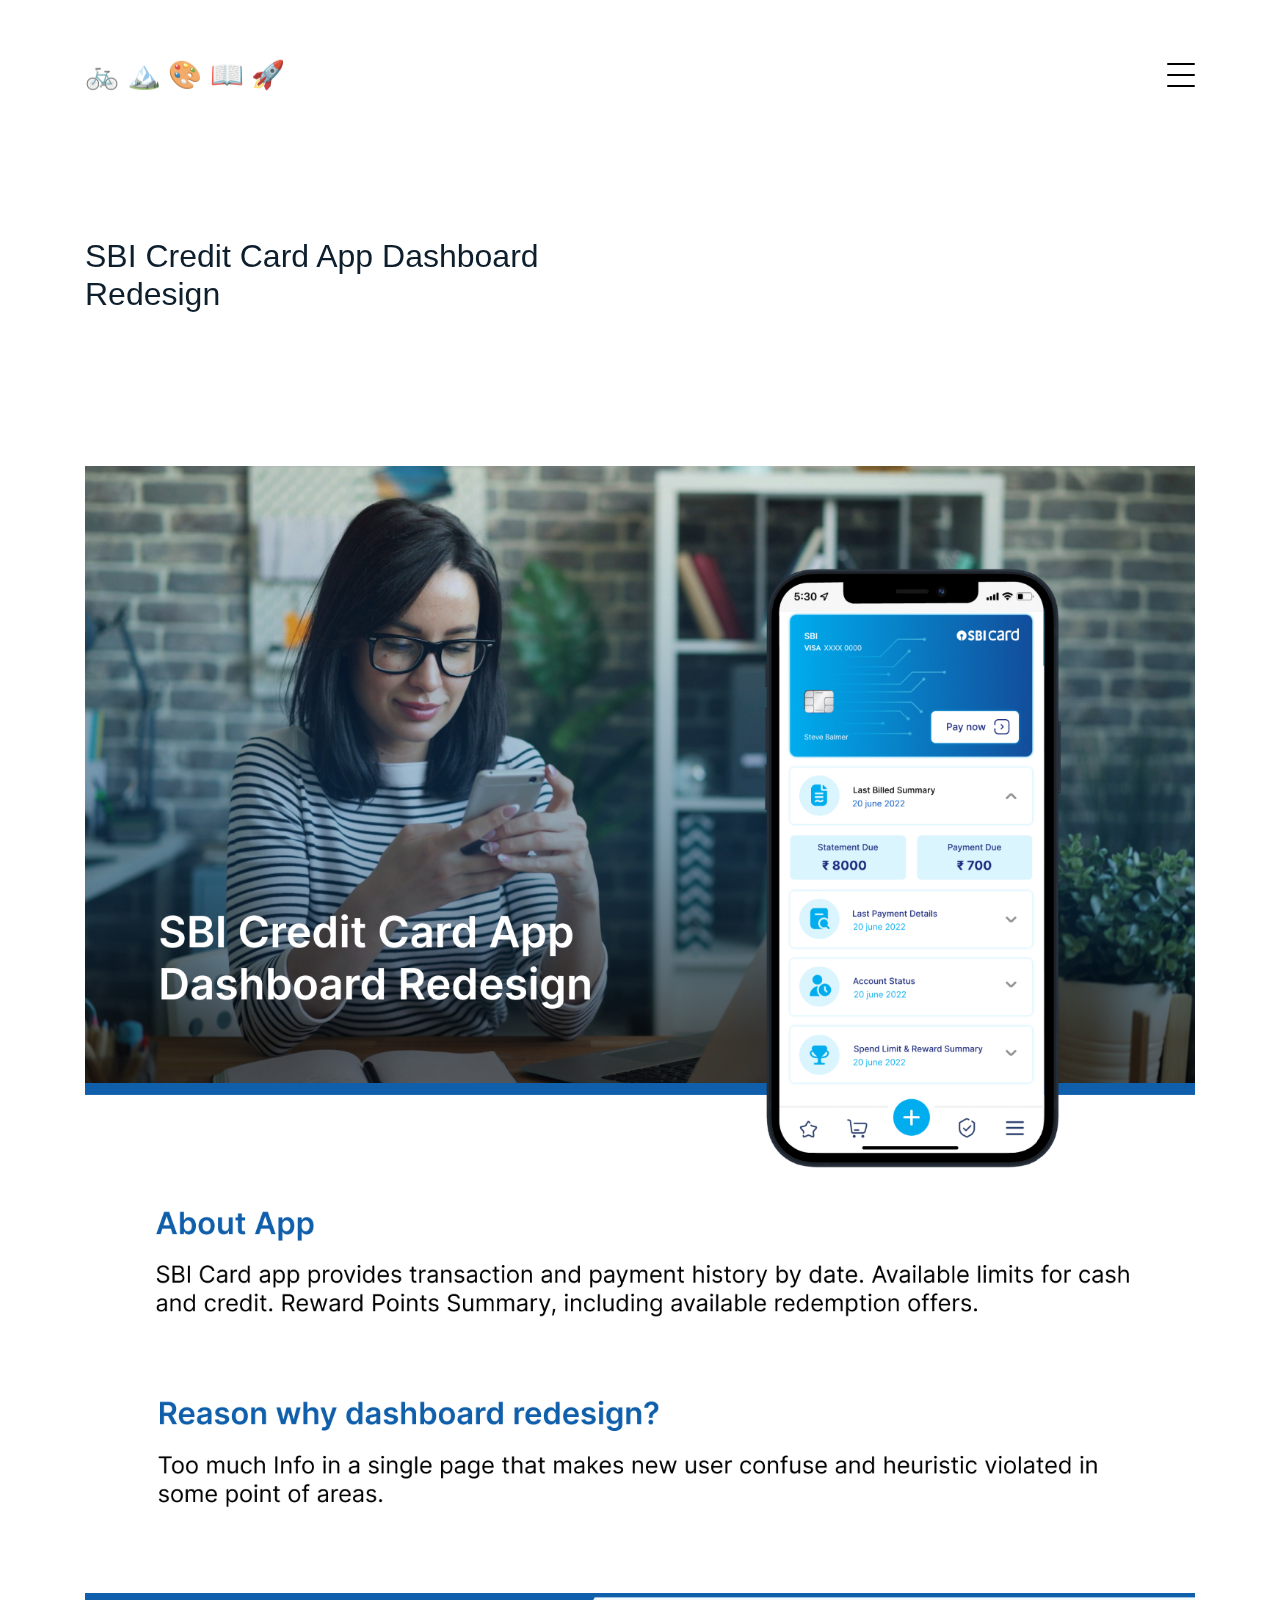
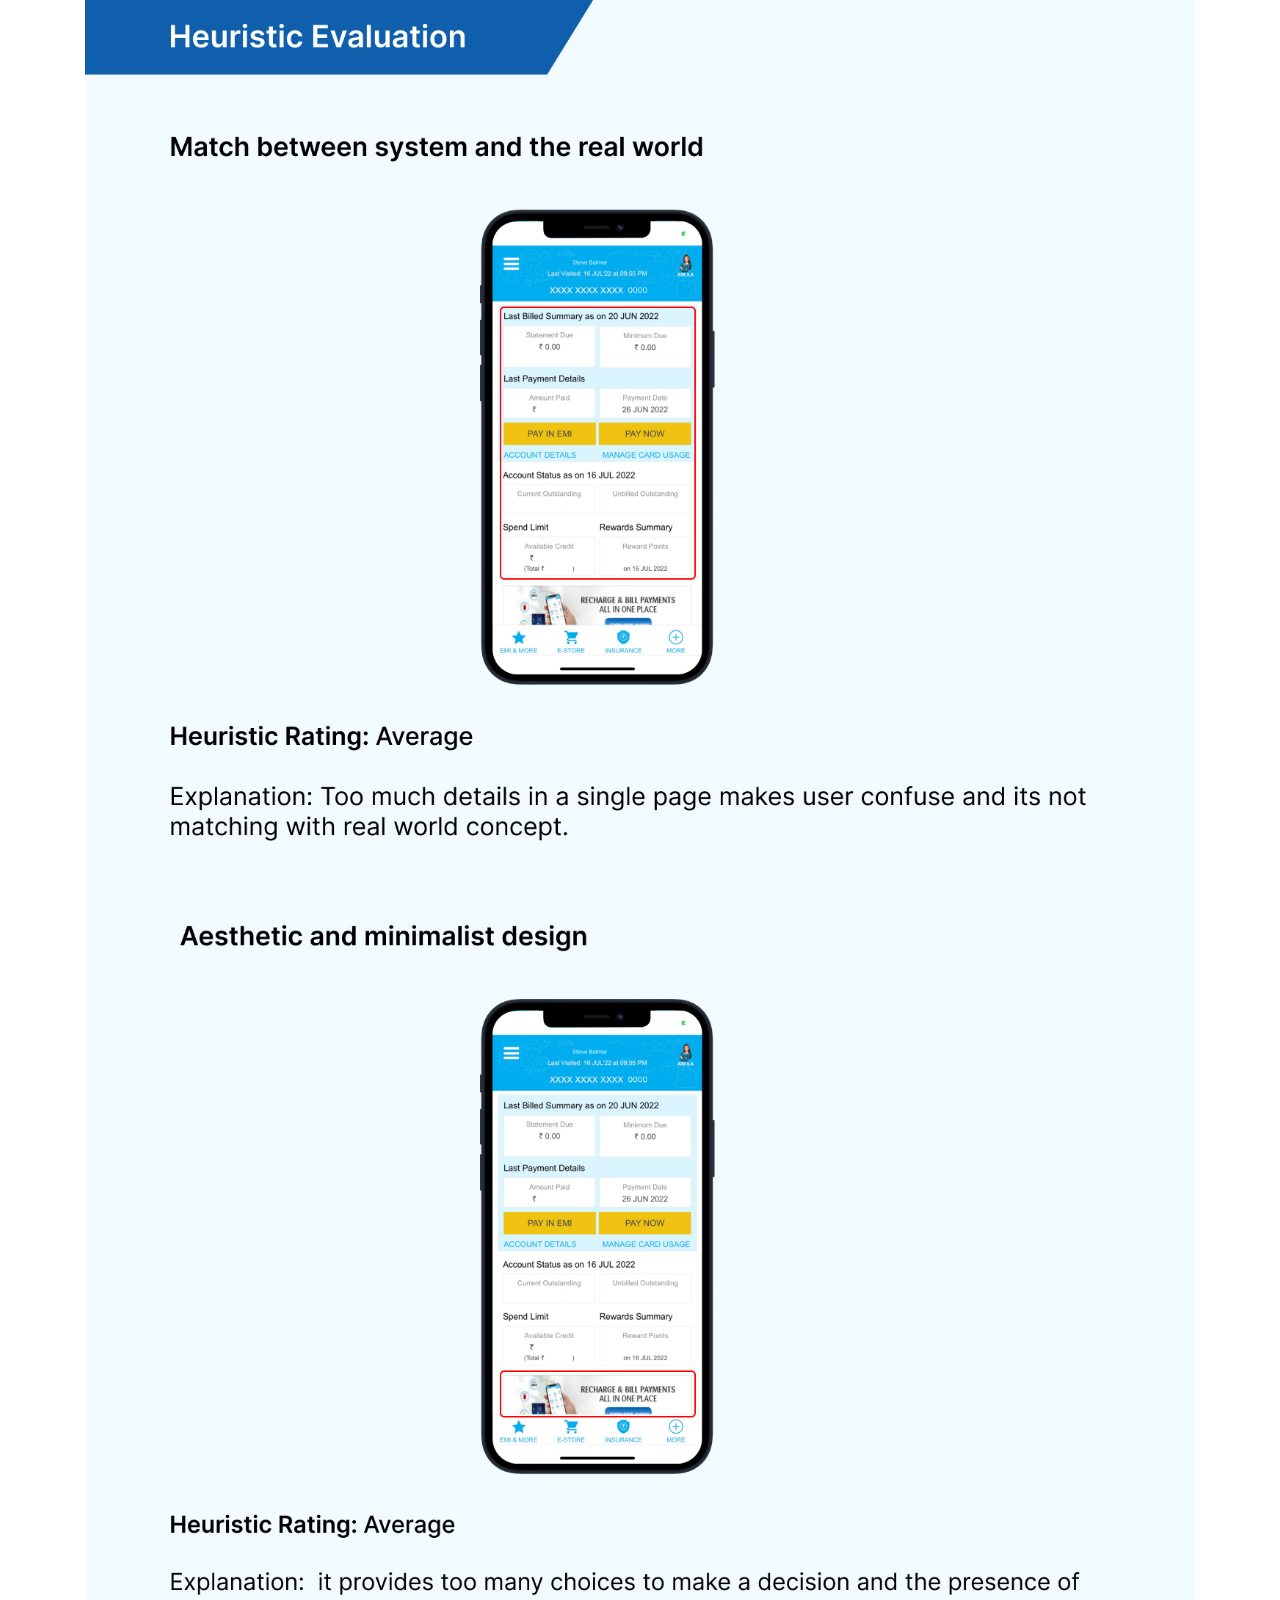
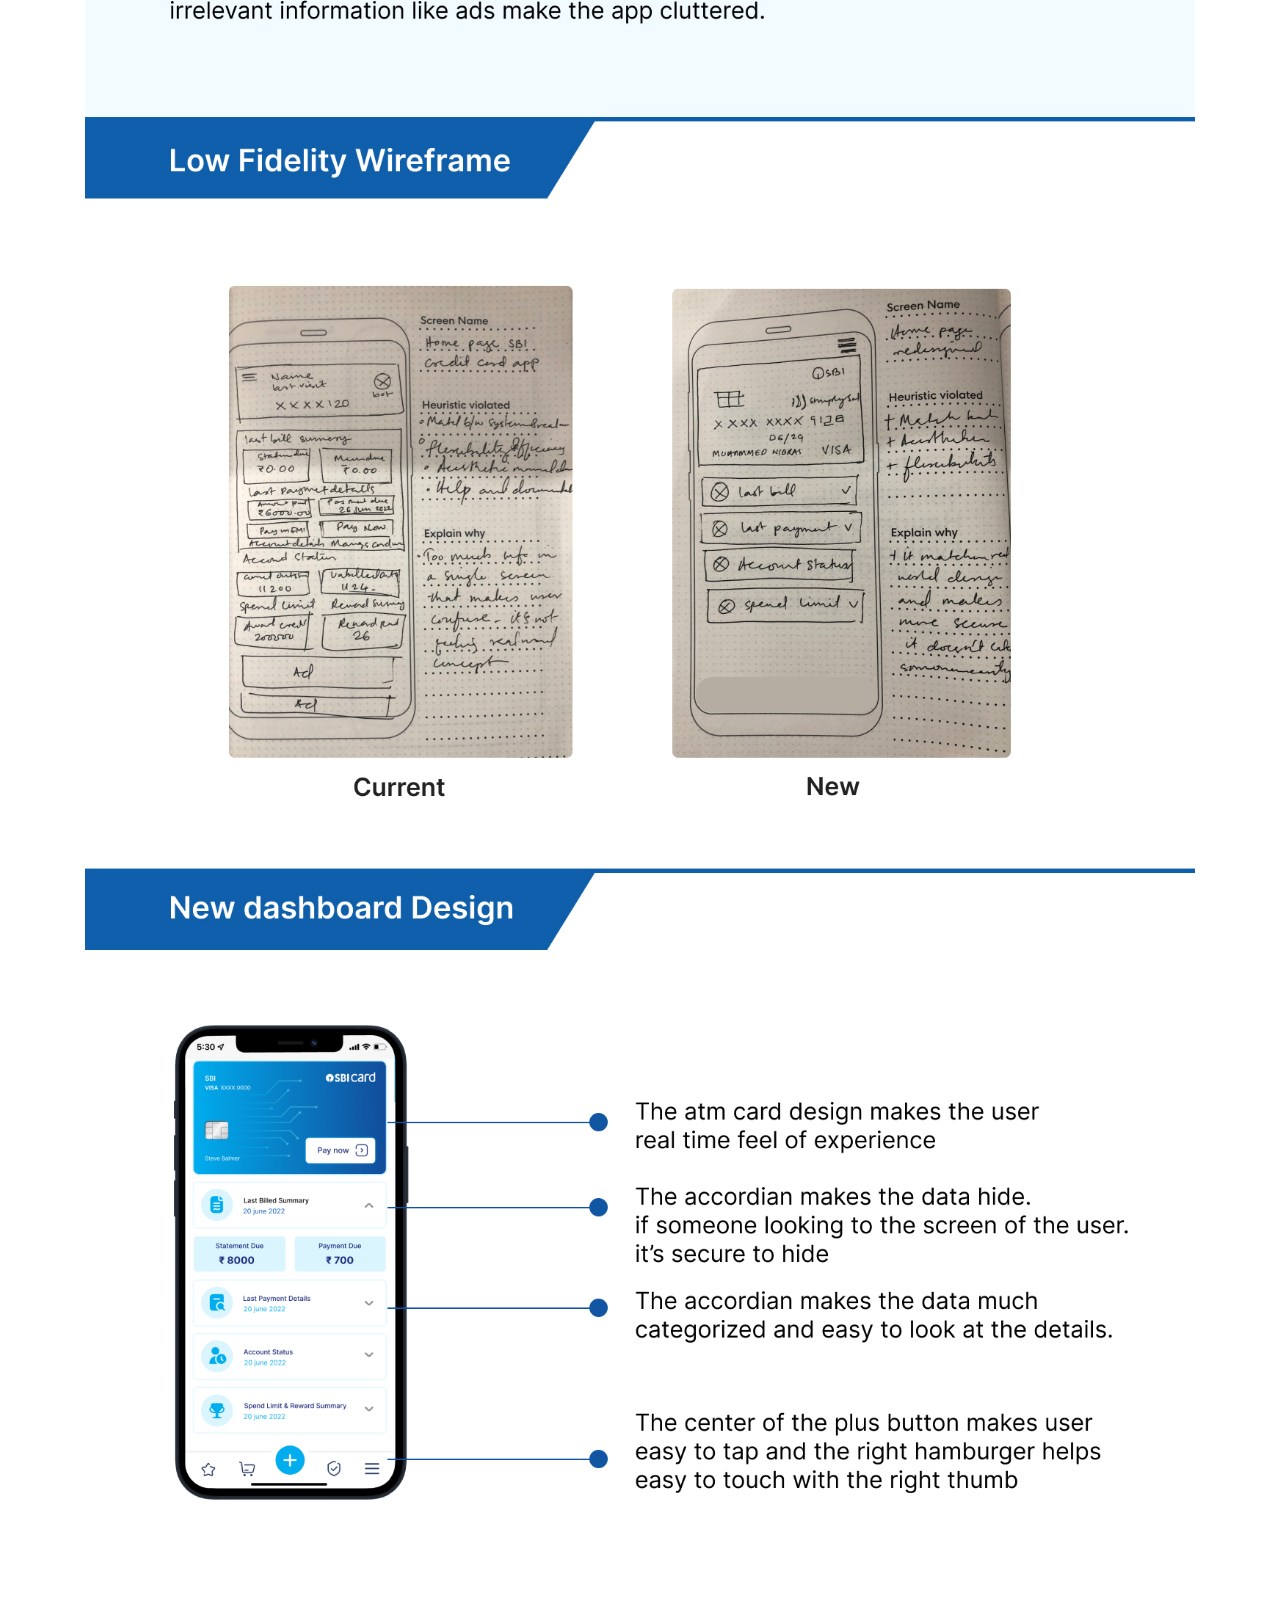
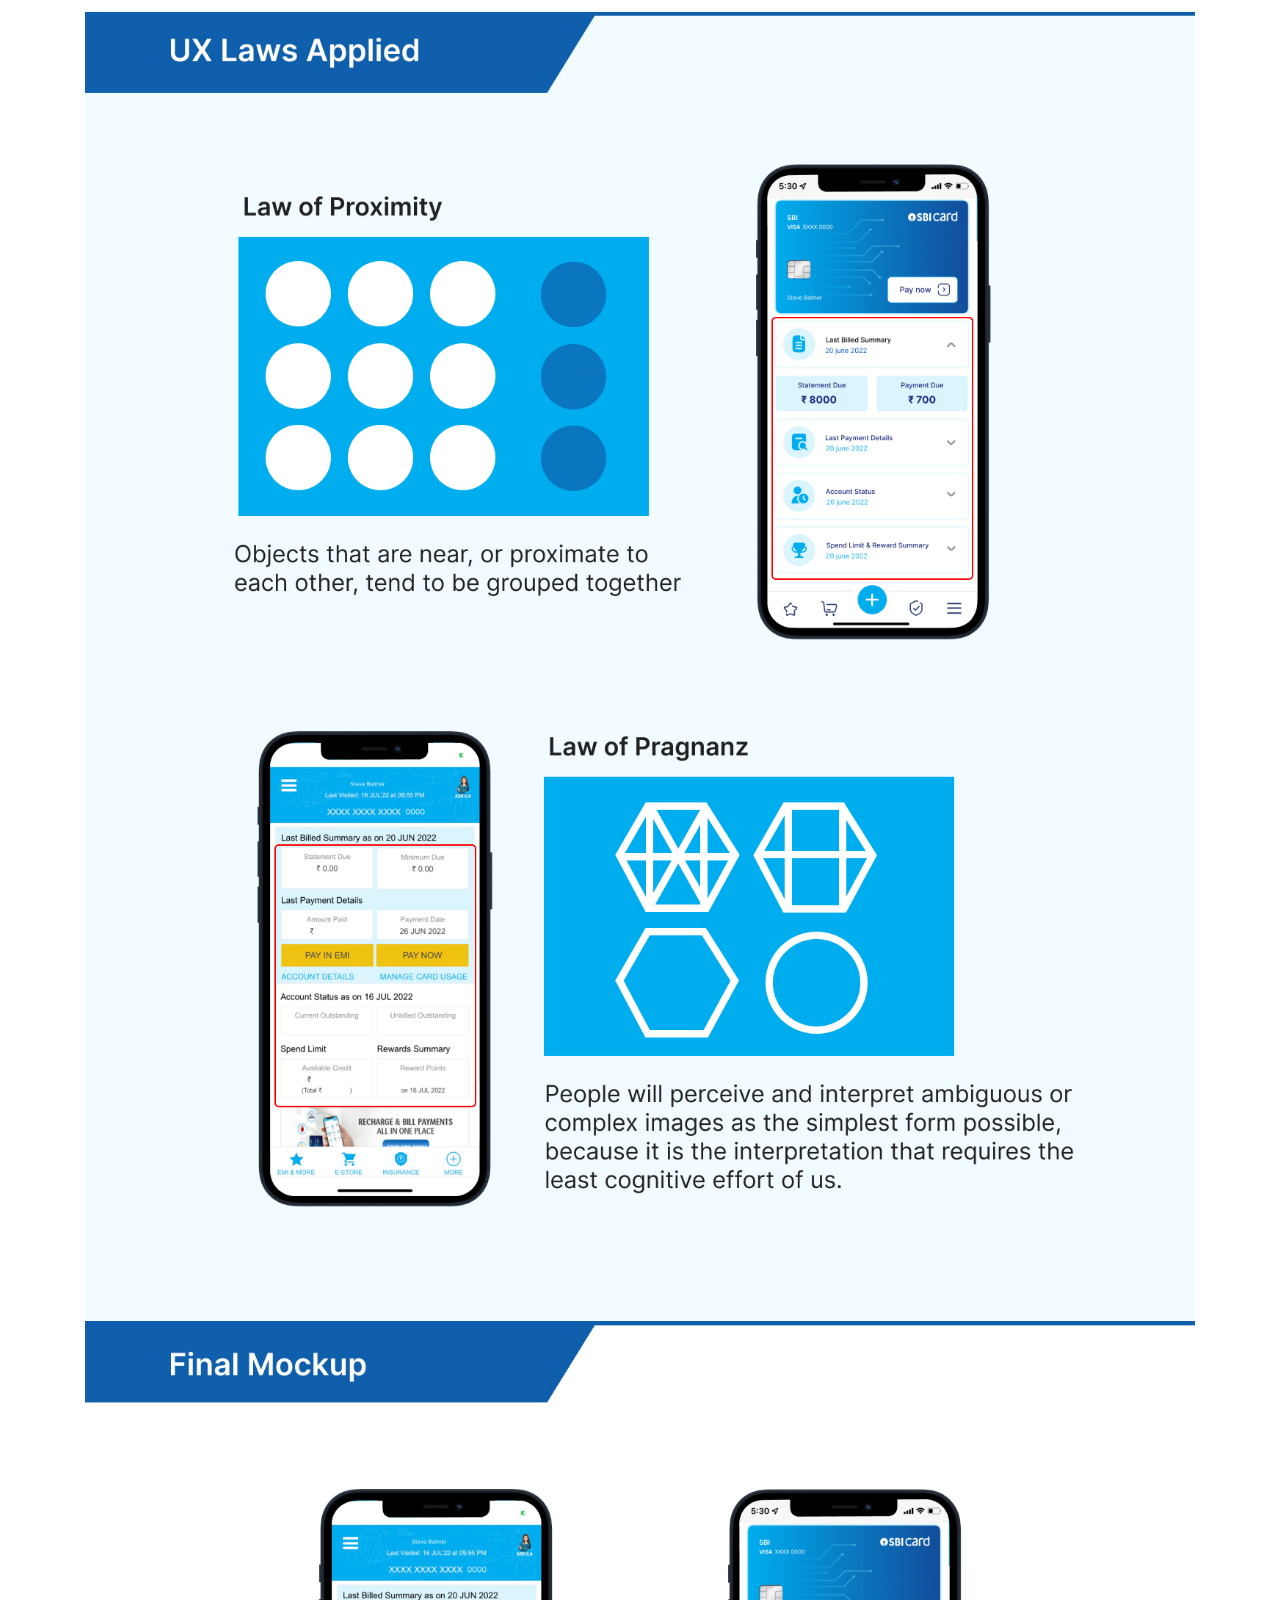
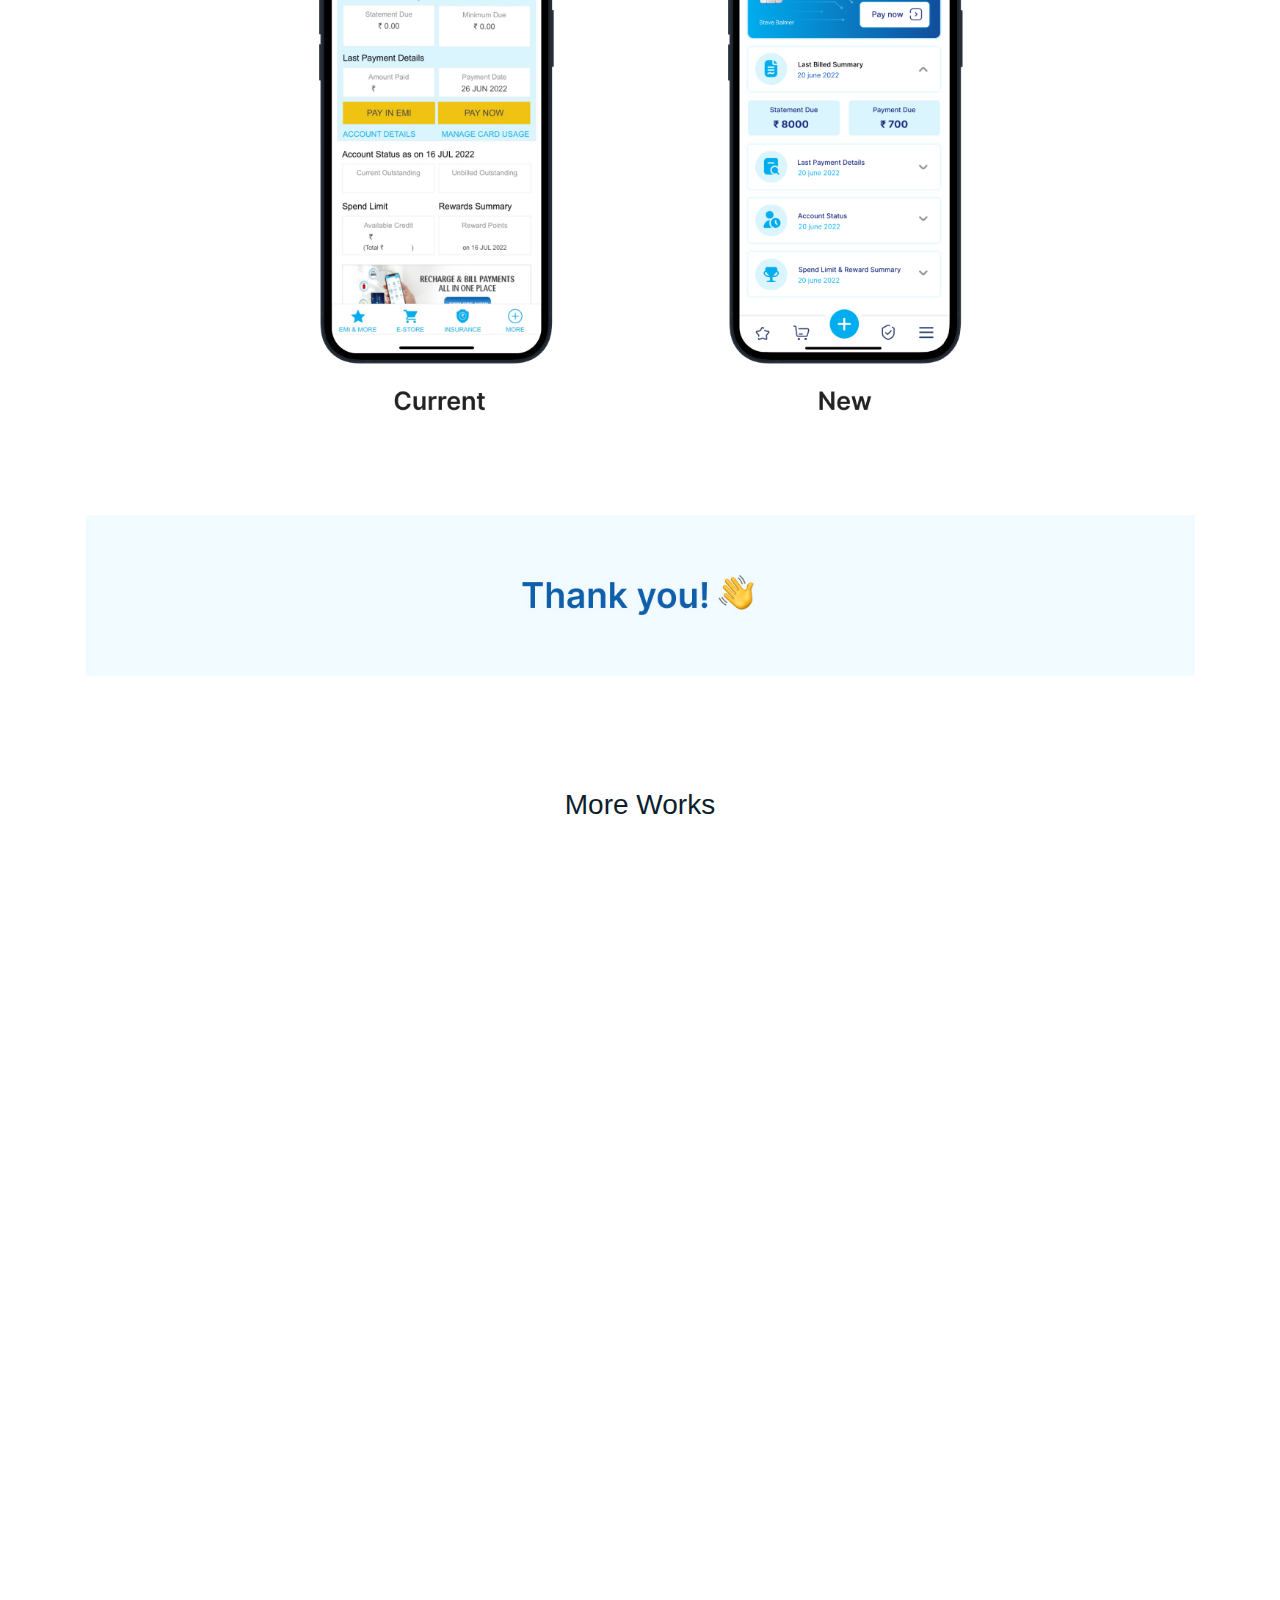
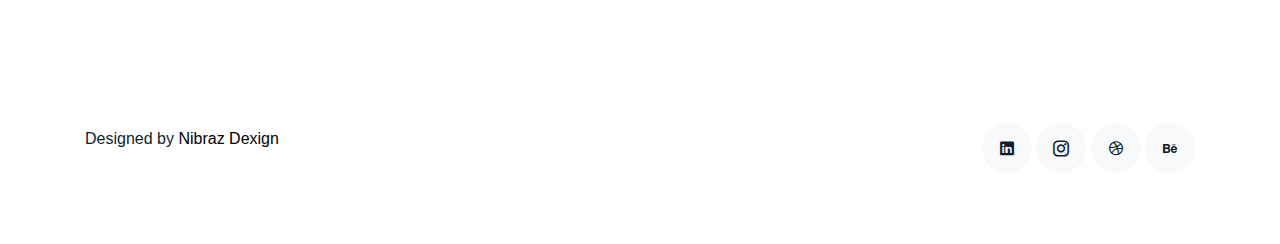
<file: sbicreditcard.html>
<!DOCTYPE html>
<html lang="en">

<head>
  <meta charset="utf-8">
  <title>Portfolio Item - MyPortfolio</title>
  <meta content="width=device-width, initial-scale=1.0" name="viewport">
  <meta content="" name="keywords">
  <meta content="" name="description">

  <!-- Favicons -->
  <link href="img/favicon.png" rel="icon">
  <link href="img/apple-touch-icon.png" rel="apple-touch-icon">

  <!-- Google Fonts -->
  <link href="https://fonts.googleapis.com/css?family=Inconsolata:400,700|Raleway:400,700&display=swap"
    rel="stylesheet">

  <!-- Bootstrap CSS File -->
  <link href="vendor/bootstrap/css/bootstrap.min.css" rel="stylesheet">

  <!-- Vendor CSS Files -->
  <link href="vendor/icofont/icofont.min.css" rel="stylesheet">
  <link href="vendor/line-awesome/css/line-awesome.min.css" rel="stylesheet">
  <link href="vendor/aos/aos.css" rel="stylesheet">
  <link href="vendor/owlcarousel/assets/owl.carousel.min.css" rel="stylesheet">

  <!-- Template Main CSS File -->
  <link href="css/style.css" rel="stylesheet">

  <!-- =======================================================
    Template Name: MyPortfolio
    Template URL: https://bootstrapmade.com/myportfolio-bootstrap-portfolio-website-template/
    Author: BootstrapMade.com
    Author URL: https://bootstrapmade.com/
  ======================================================= -->
</head>

<body>


  <div class="collapse navbar-collapse custom-navmenu" id="main-navbar">
    <div class="container py-2 py-md-5">
      <div class="row align-items-start">
        <div class="col-md-2">
          <ul class="custom-menu">
            <li><a href="index.html">Home</a></li>
            <li><a href="about.html">About Me</a></li>
            <li><a href="contact.html">Contact</a></li>
          </ul>
        </div>
        <div class="col-md-6 d-none d-md-block  mr-auto">
          <div class="tweet d-flex">
            <span class="icofont-linkedin text-white mt-2 mr-3"></span>
            <div>
              <p><a href="https://www.linkedin.com/in/muhammed-nibras/">LinkedIn Profile</a></p>
            </div>
          </div>
        </div>
        <div class="col-md-4 d-none d-md-block">
          <h3>Hire Me</h3>
          <p><a href="#">nibraz999@gmail.com</a></p>
        </div>
      </div>

    </div>
  </div>

  <nav class="navbar navbar-light custom-navbar">
    <div class="container">
      <a class="navbar-brand" href="index.html">🚲 🏔️ 🎨 📖 🚀</a>

      <a href="#" class="burger" data-toggle="collapse" data-target="#main-navbar">
        <span></span>
      </a>

    </div>
  </nav>



  <main id="main">

    <div class="site-section">
      <div class="container">
        <div class="row mb-4 align-items-center">
          <div class="col-md-6" data-aos="fade-up">
            <p>
              <h2>SBI Credit Card App Dashboard Redesign</h2>
            </p>

          </div>


        </div>
      </div>

  
      <div class="site-section pb-0">
        <div class="container">
          <div class="row align-items-stretch">
            
            <div class="col-md-12" data-aos="fade-up">
              <img src="img/img_sbi1.jpg" alt="Image" class="img-fluid">
              <img src="img/img_sbi2.jpg" alt="Image" class="img-fluid">
              <img src="img/img_sbi3.jpg" alt="Image" class="img-fluid">
              <img src="img/img_sbi4.jpg" alt="Image" class="img-fluid">
              <img src="img/img_sbi5.jpg" alt="Image" class="img-fluid">
            </div>
          </div>
        </div>
      </div>

      
      <div class="site-section pb-0">
        <div class="container">
          <div class="row justify-content-center text-center mb-4">
            <div class="col-5">
              <h3 class="h3 heading">More Works</h3>
              <p></p>
            </div>
          </div>

          <div class="row" data-aos="fade-up" data-aos-delay="200">
            <div class="item web col-sm-6 col-md-4 col-lg-4 mb-4">
              <a href="squadx-case-study.html" class="item-wrap fancybox">
                <div class="work-info">
                  <h3>Squad X App</h3>
                  <span>App & Admin Portal</span>
                </div>
                <img class="img-fluid" src="img/img_1.jpg">
              </a>
            </div>
            <div class="item photography col-sm-6 col-md-4 col-lg-4 mb-4">
              <a href="juventus-academy-case-study.html" class="item-wrap fancybox">
                <div class="work-info">
                  <h3>Juventus Academy App</h3>
                  <span>App</span>
                </div>
                <img class="img-fluid" src="img/img_2.jpg">
              </a>
            </div>
            <div class="item design col-sm-6 col-md-4 col-lg-4 mb-4">
              <a href="sbicreditcard.html" class="item-wrap fancybox">
                <div class="work-info">
                  <h3>SBI Credit Card App</h3>
                  <span>UI Design</span>
                </div>
                <img class="img-fluid" src="img/img_3.jpg">
              </a>
            </div>
            <div class="item design col-sm-6 col-md-4 col-lg-4 mb-4">
              <a href="beaverdesign.html" class="item-wrap fancybox">
                <div class="work-info">
                  <h3>Beaver Design</h3>
                  <span>Mascot Design</span>
                </div>
                <img class="img-fluid" src="img/img_7.jpg">
              </a>
            </div>
            <div class="item photography col-sm-6 col-md-4 col-lg-4 mb-4">
              <a href="playground.html" class="item-wrap fancybox">
                <div class="work-info">
                  <h3>Playground</h3>
                  <span>ART</span>
                </div>
                <img class="img-fluid" src="img/img_9.jpg">
              </a>
            </div>
            <div class="item branding col-sm-6 col-md-4 col-lg-4 mb-4">
              <a href="website_design_projects.html" class="item-wrap fancybox">
                <div class="work-info">
                  <h3>Website Mockups</h3>
                  <span>Website UI Designs</span>
                </div>
                <img class="img-fluid" src="img/img_5.jpg">
              </a>
            </div>
          </div>
        </div>
      </div>

    </div>

  </main>
  
  <footer class="footer" role="contentinfo">
    <div class="container">
      <div class="row">
        <div class="col-sm-6">
          <p class="mb-1"></p>
          <div class="credits">
            <!--
              All the links in the footer should remain intact.
              You can delete the links only if you purchased the pro version.
              Licensing information: https://bootstrapmade.com/license/
              Purchase the pro version with working PHP/AJAX contact form: https://bootstrapmade.com/buy/?theme=MyPortfolio
            -->
            Designed by <a href="https://bootstrapmade.com/">Nibraz Dexign</a>
          </div>
        </div>
        <div class="col-sm-6 social text-md-right">
          <a href="https://www.linkedin.com/in/muhammed-nibras/"><span class="icofont-linkedin"></span></a>
          <a href="https://www.instagram.com/nibraz_in/"><span class="icofont-instagram"></span></a>
          <a href="https://dribbble.com/n_dexig_n"><span class="icofont-dribbble"></span></a>
          <a href="https://www.behance.net/nibraz99939b5"><span class="icofont-behance"></span></a>
        </div>
      </div>
    </div>
  </footer>

  <!-- Vendor JS Files -->
  <script src="vendor/jquery/jquery.min.js"></script>
  <script src="vendor/jquery/jquery-migrate.min.js"></script>
  <script src="vendor/bootstrap/js/bootstrap.min.js"></script>
  <script src="vendor/easing/easing.min.js"></script>
  <script src="vendor/php-email-form/validate.js"></script>
  <script src="vendor/isotope/isotope.pkgd.min.js"></script>
  <script src="vendor/aos/aos.js"></script>
  <script src="vendor/owlcarousel/owl.carousel.min.js"></script>

  <!-- Template Main JS File -->
  <script src="js/main.js"></script>

</body>

</html>
</file>
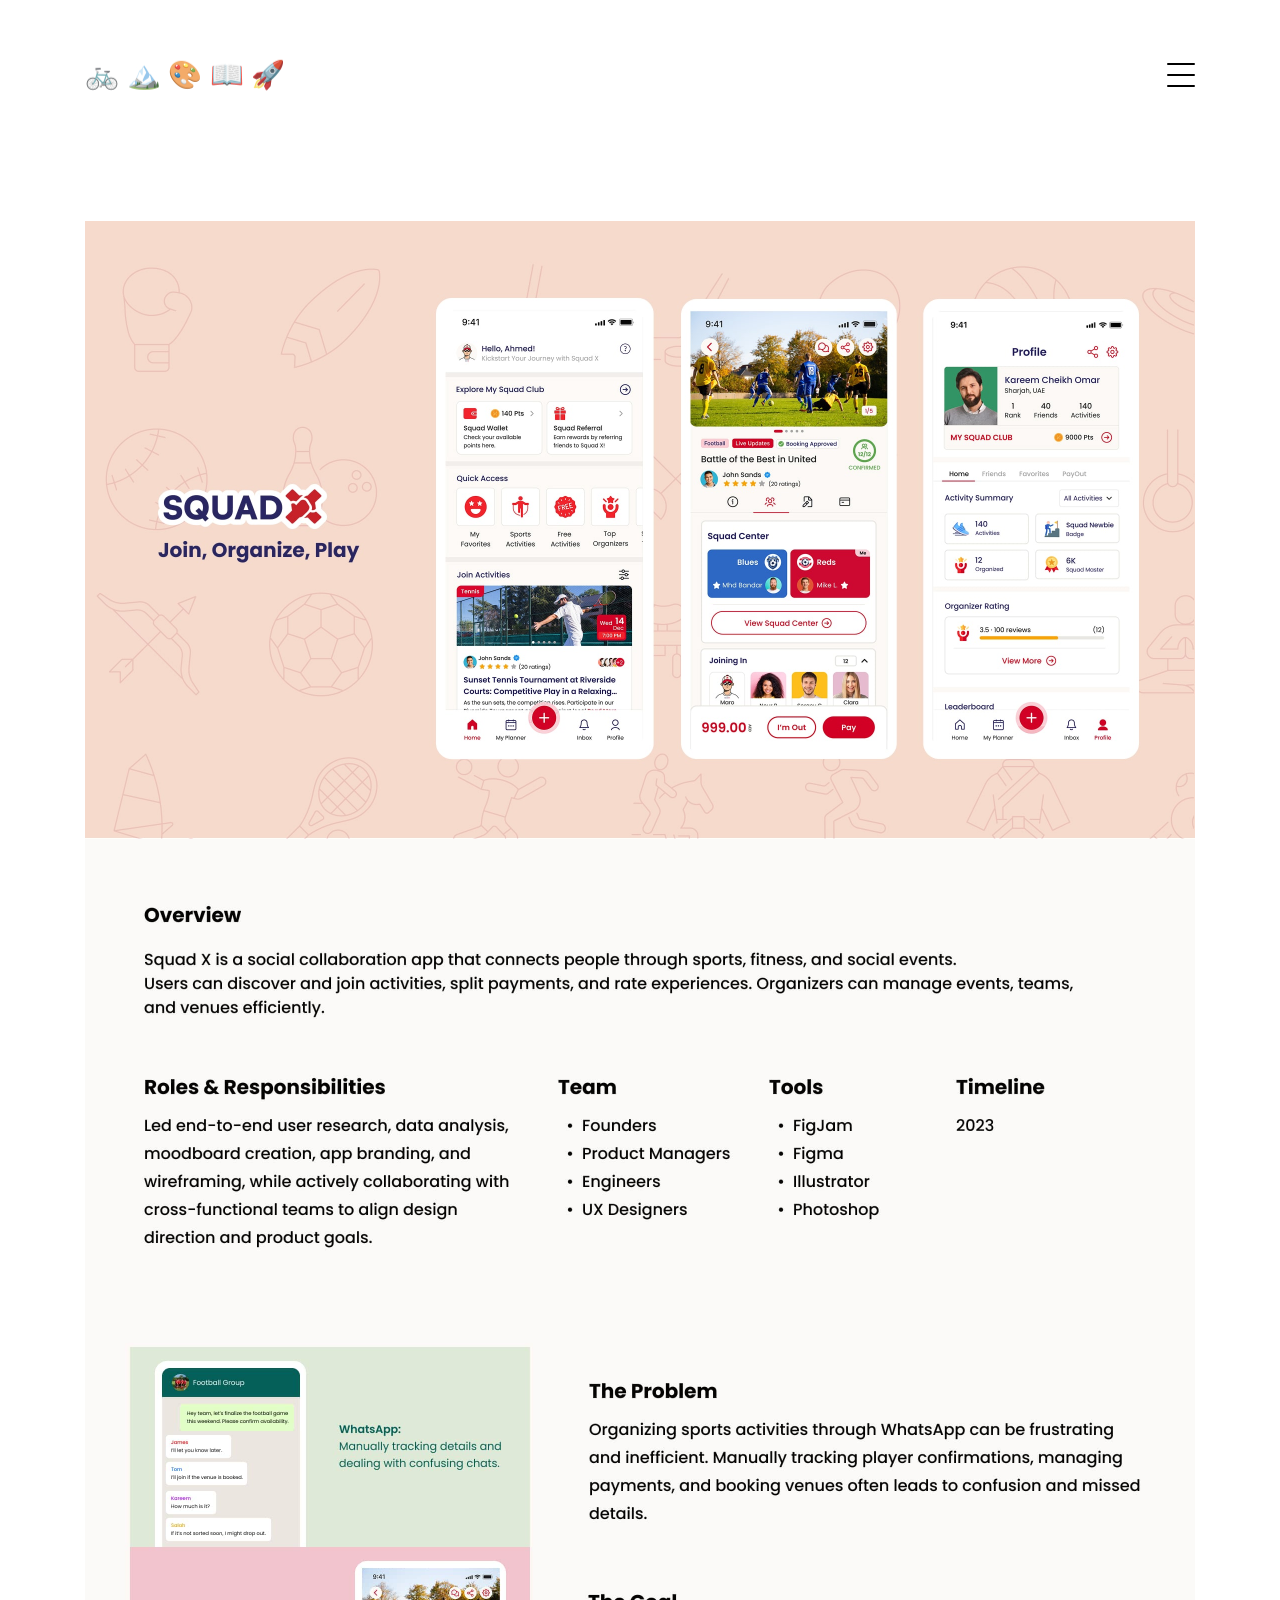
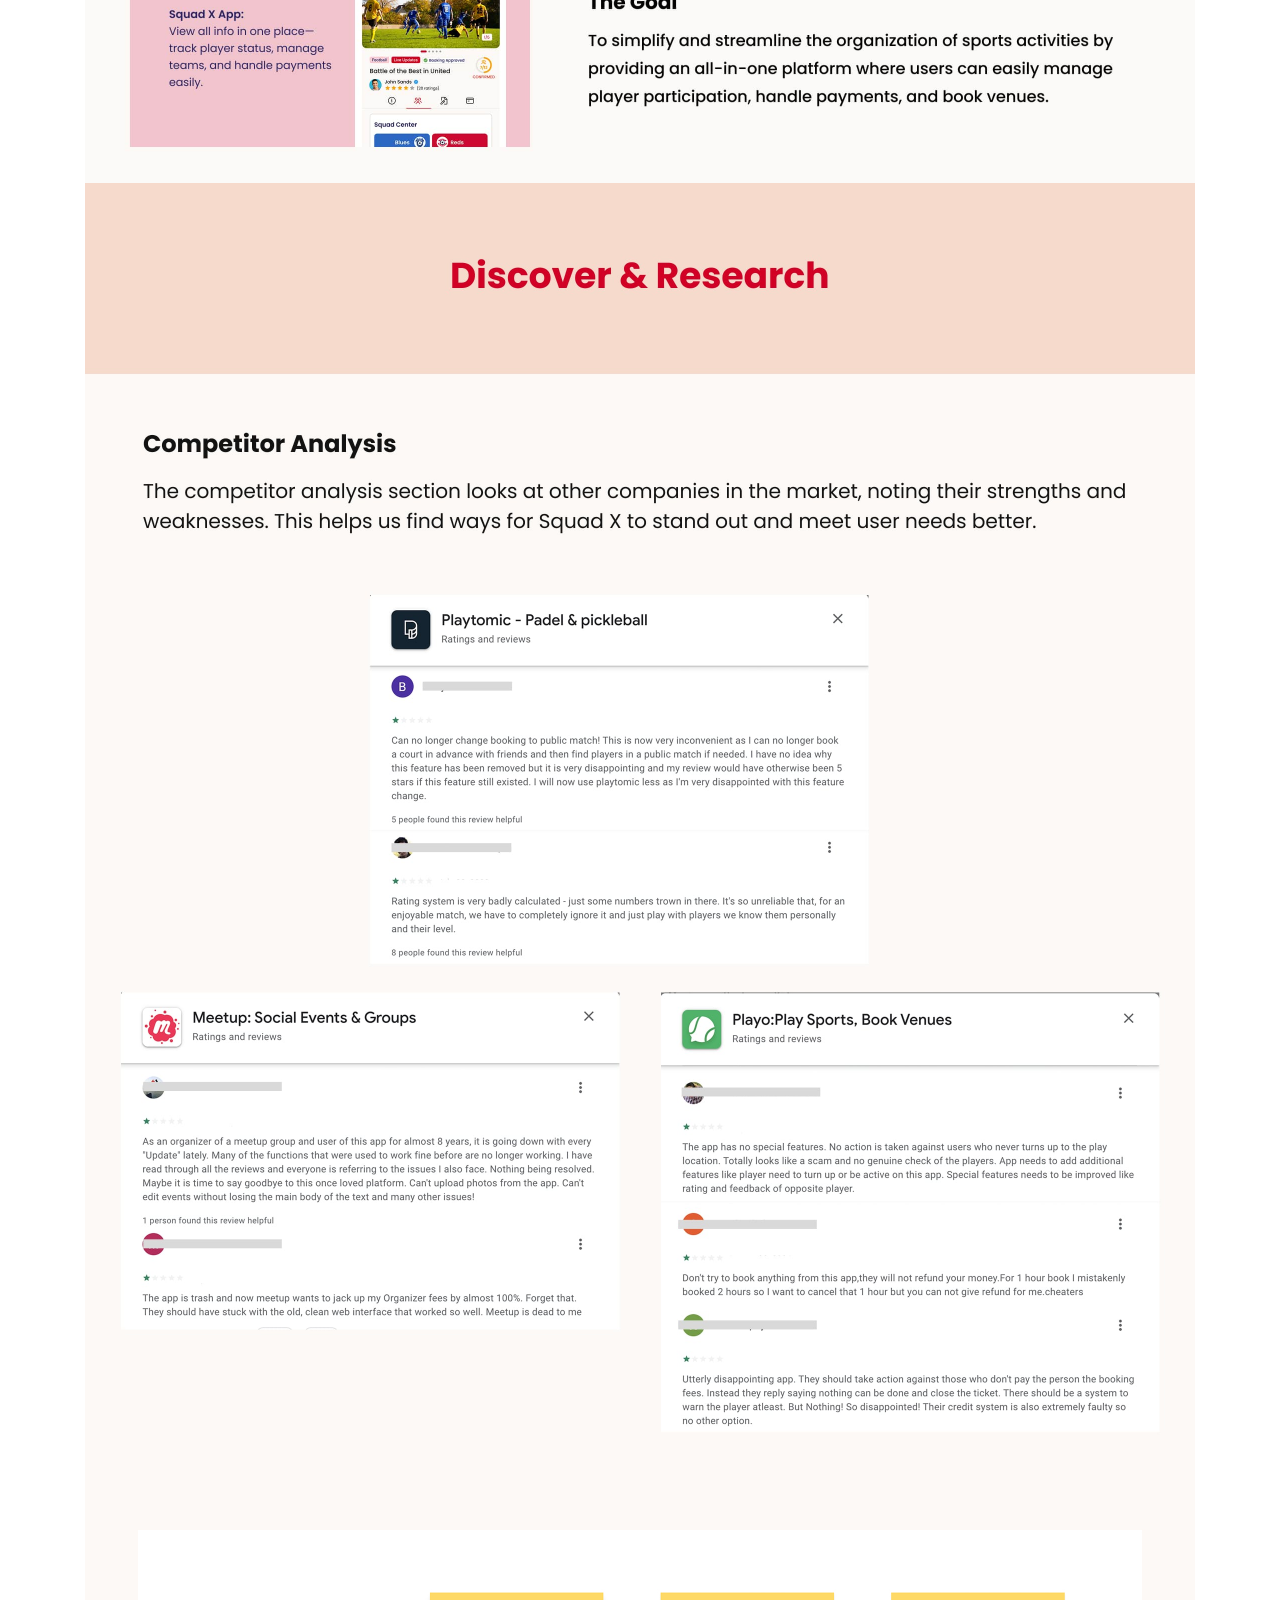
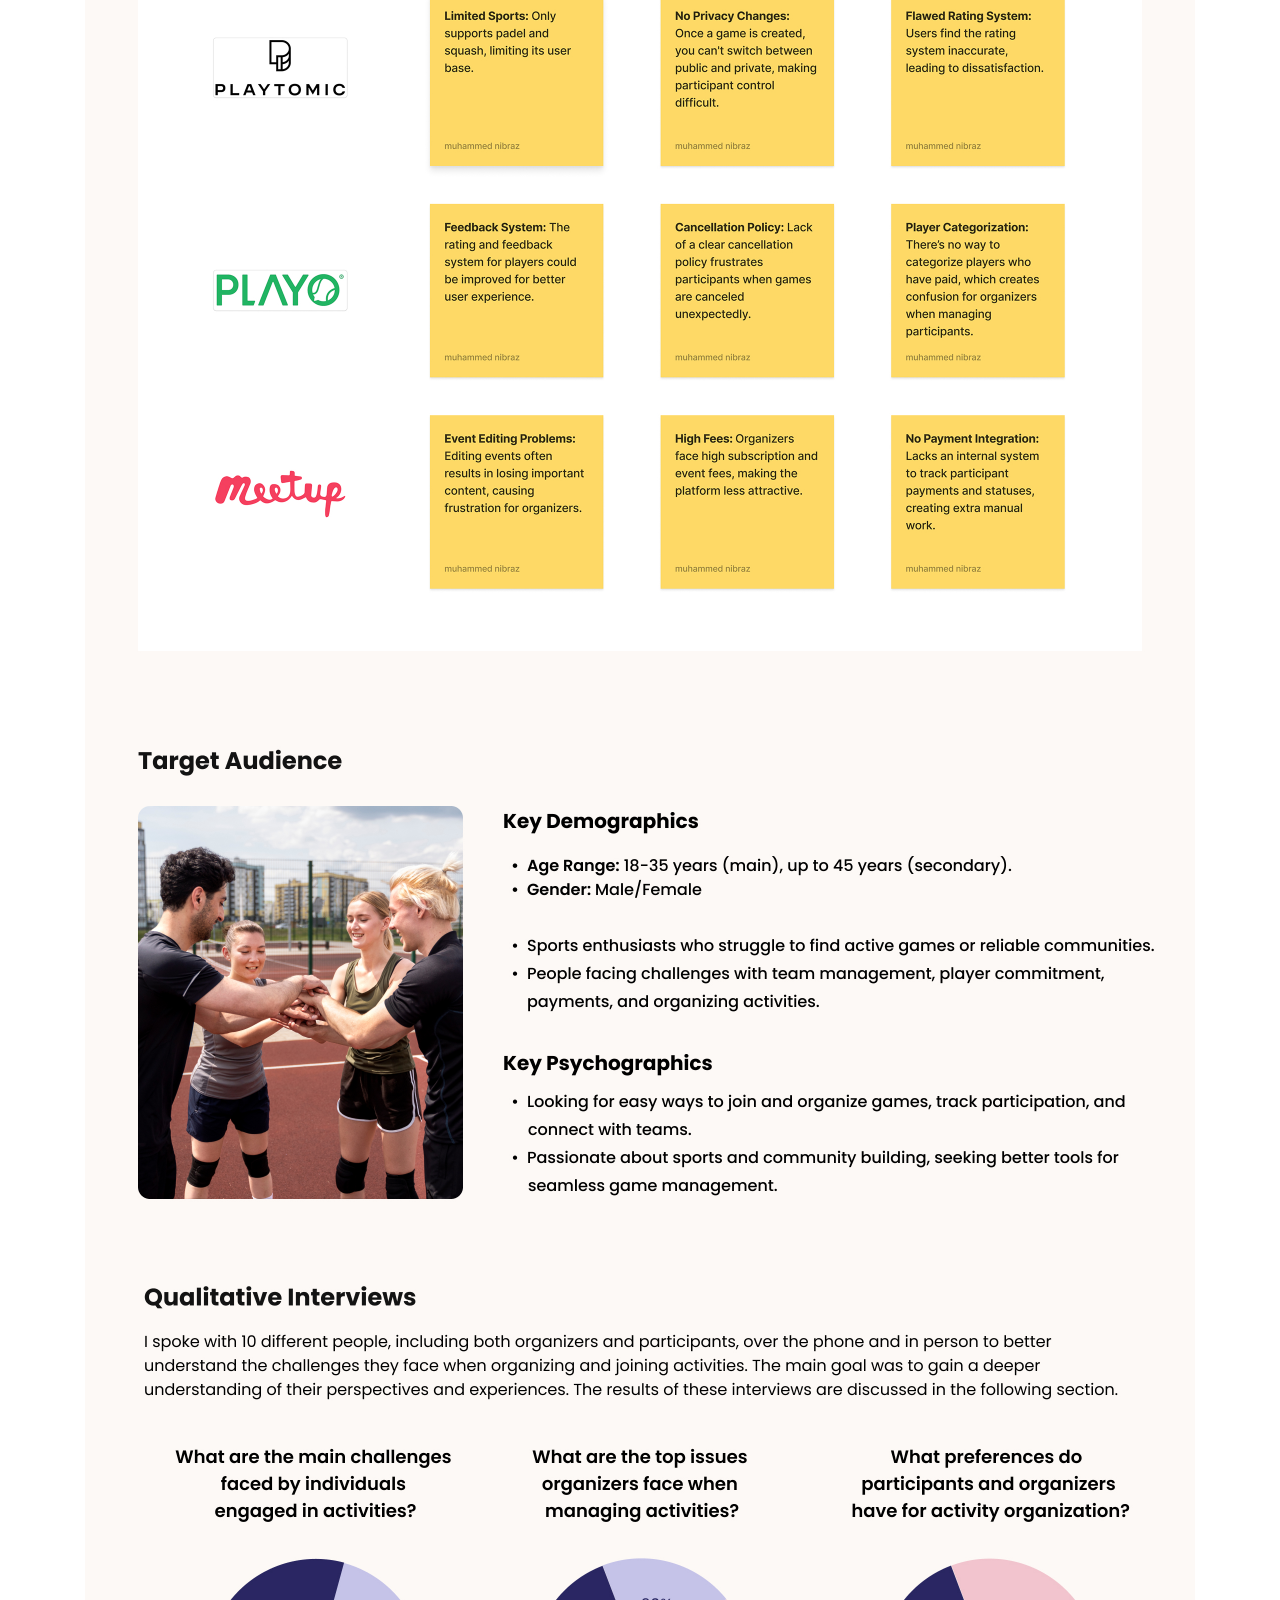
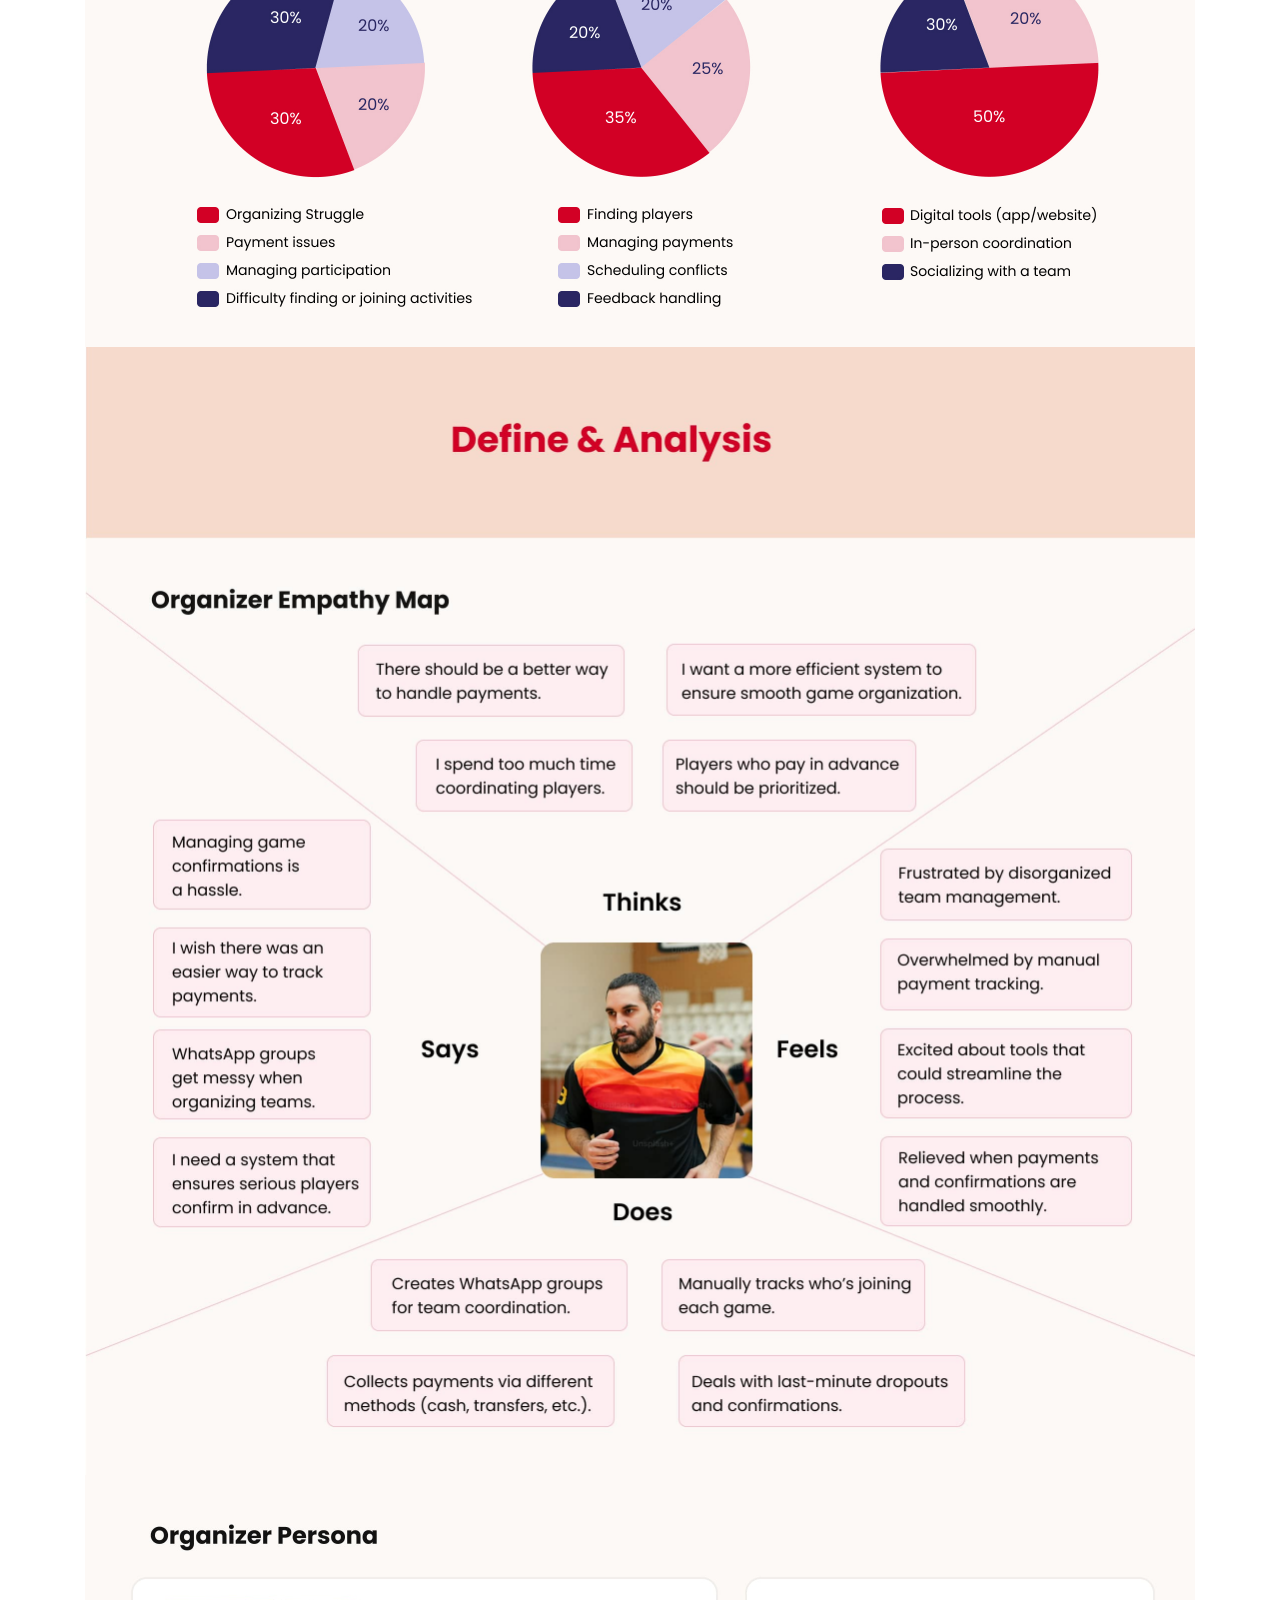
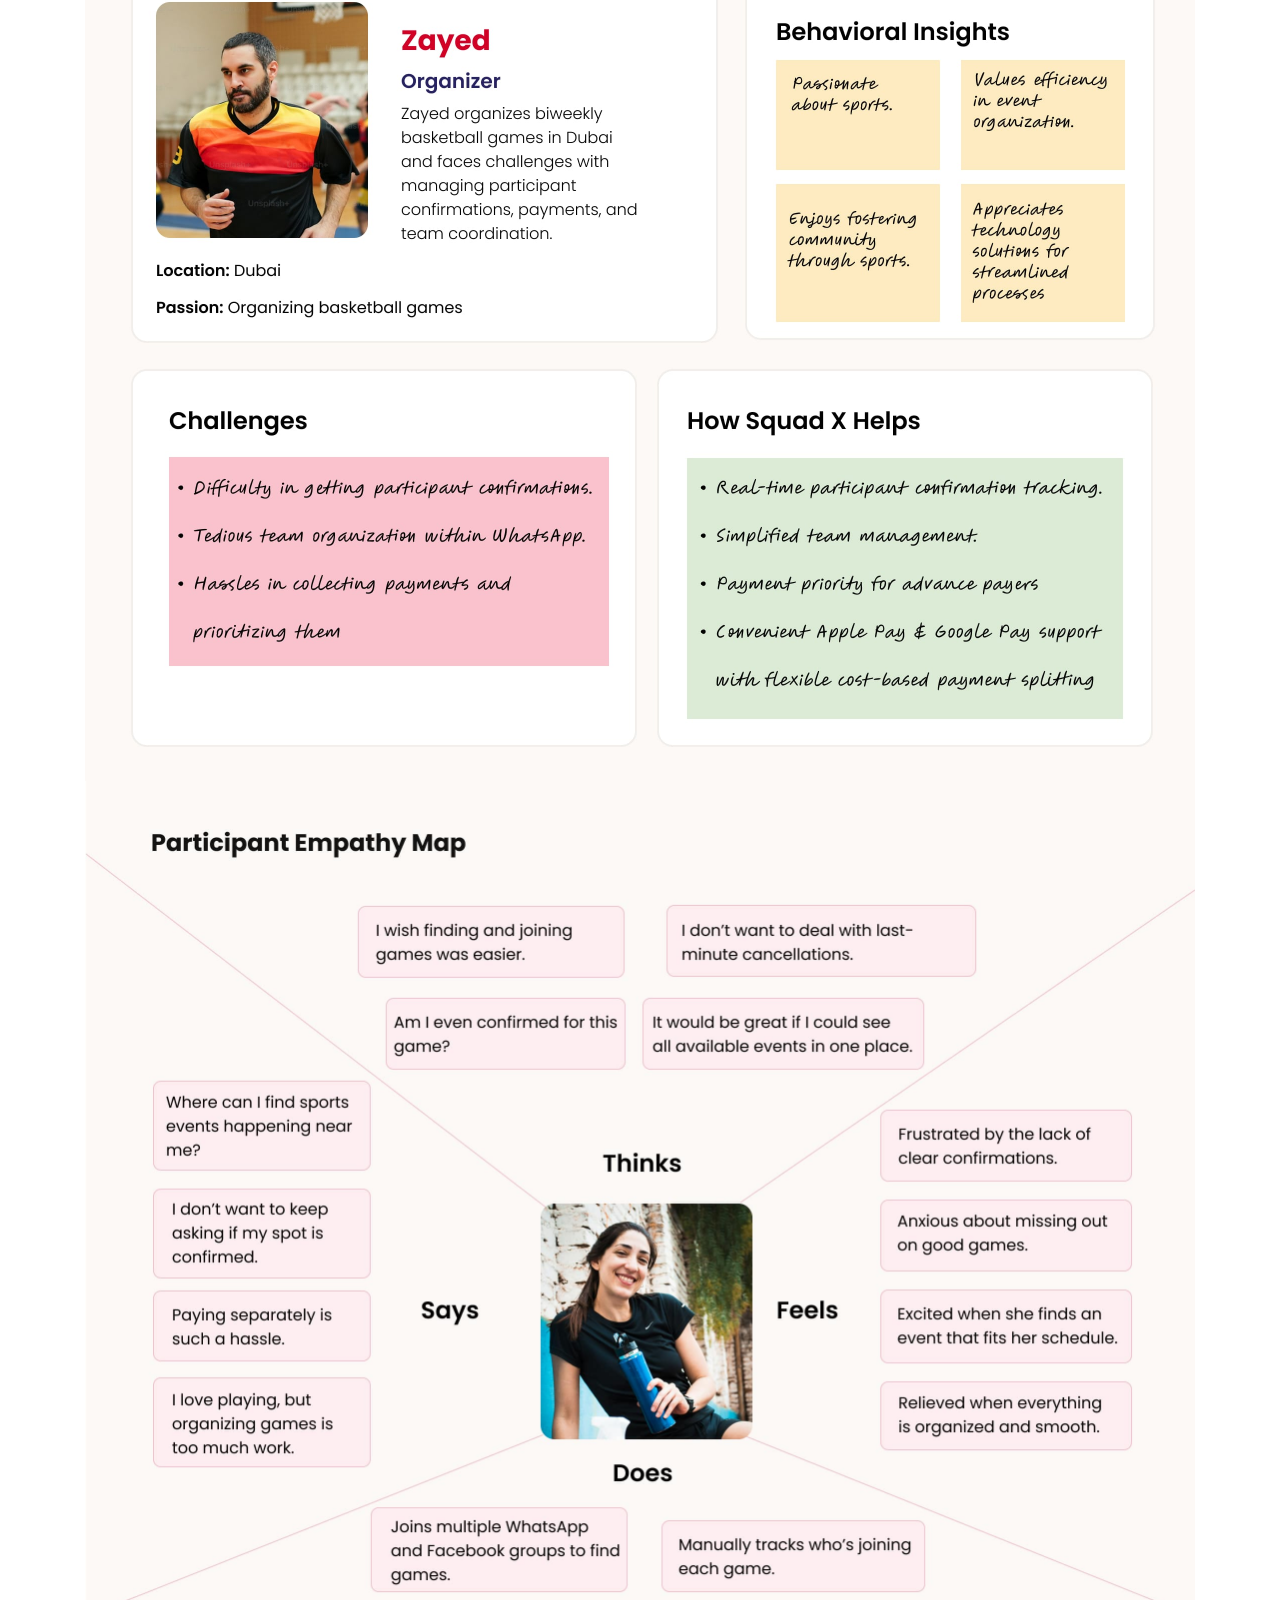
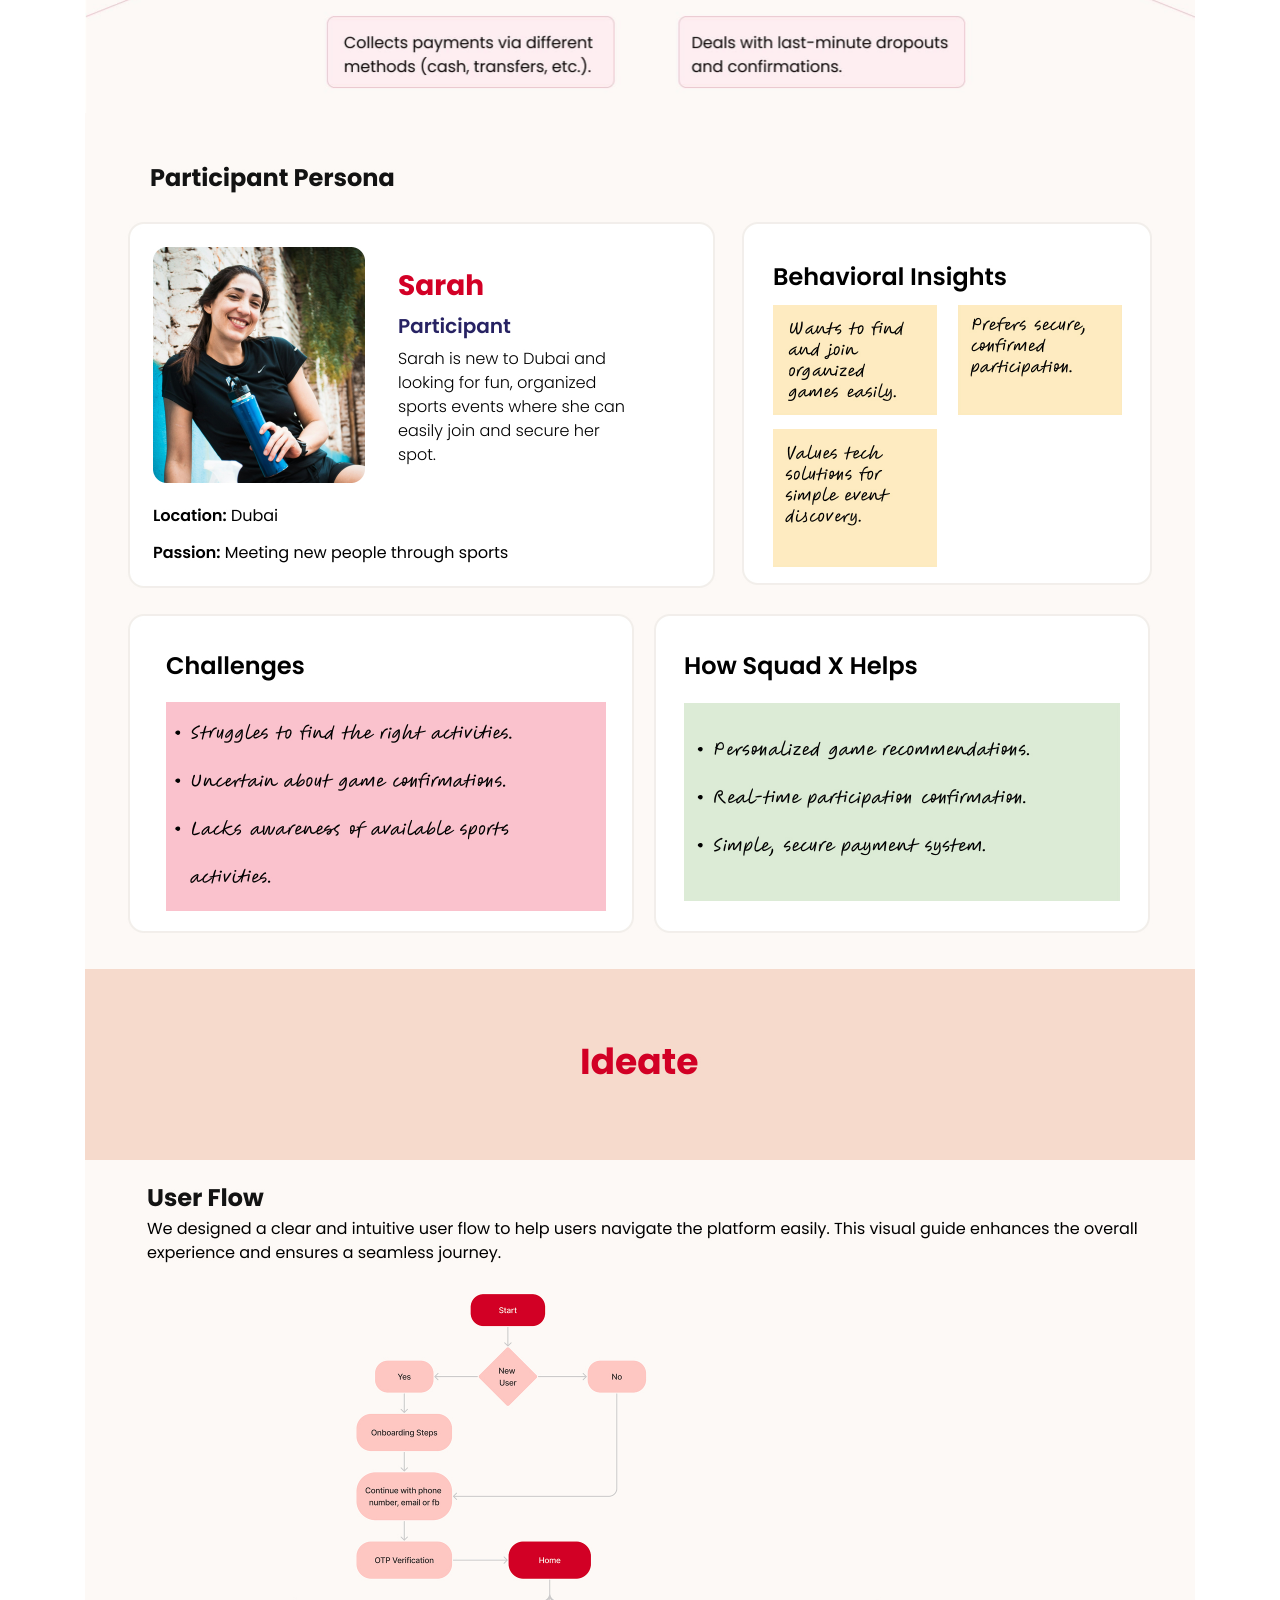
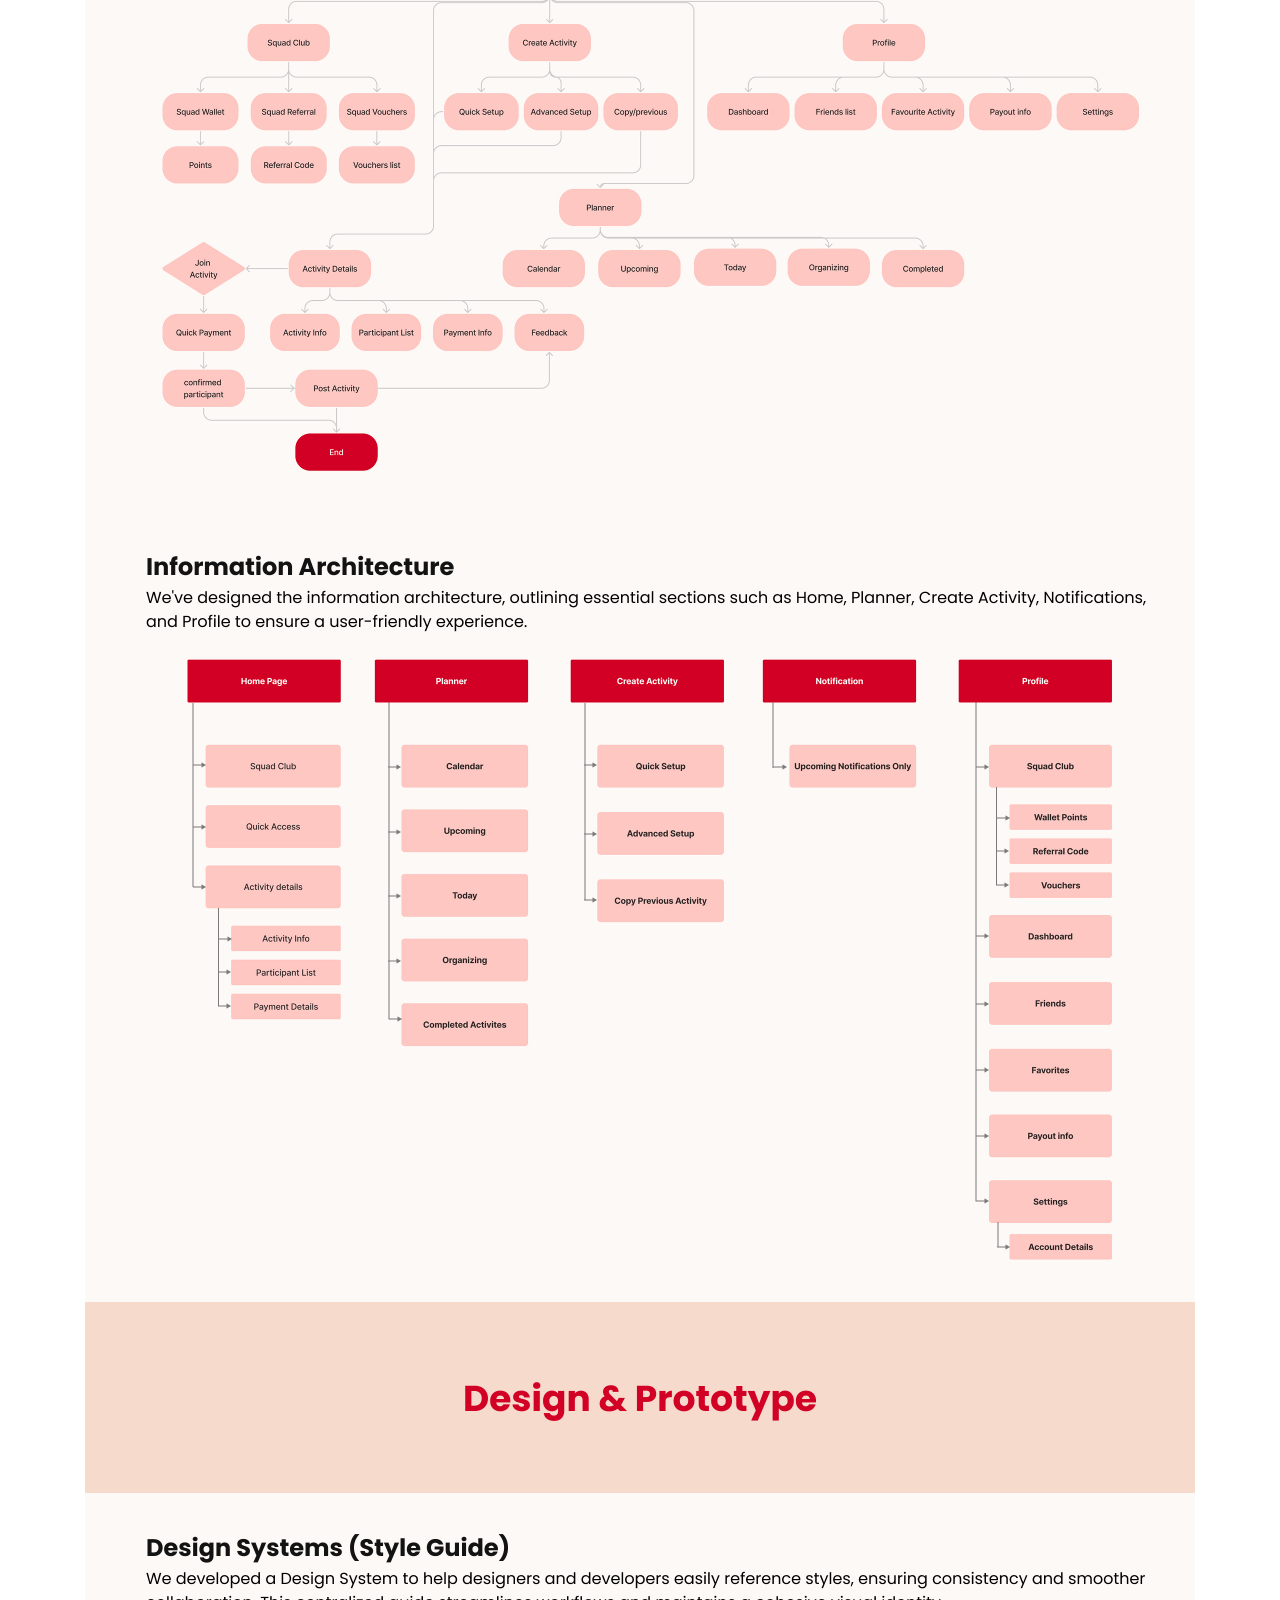
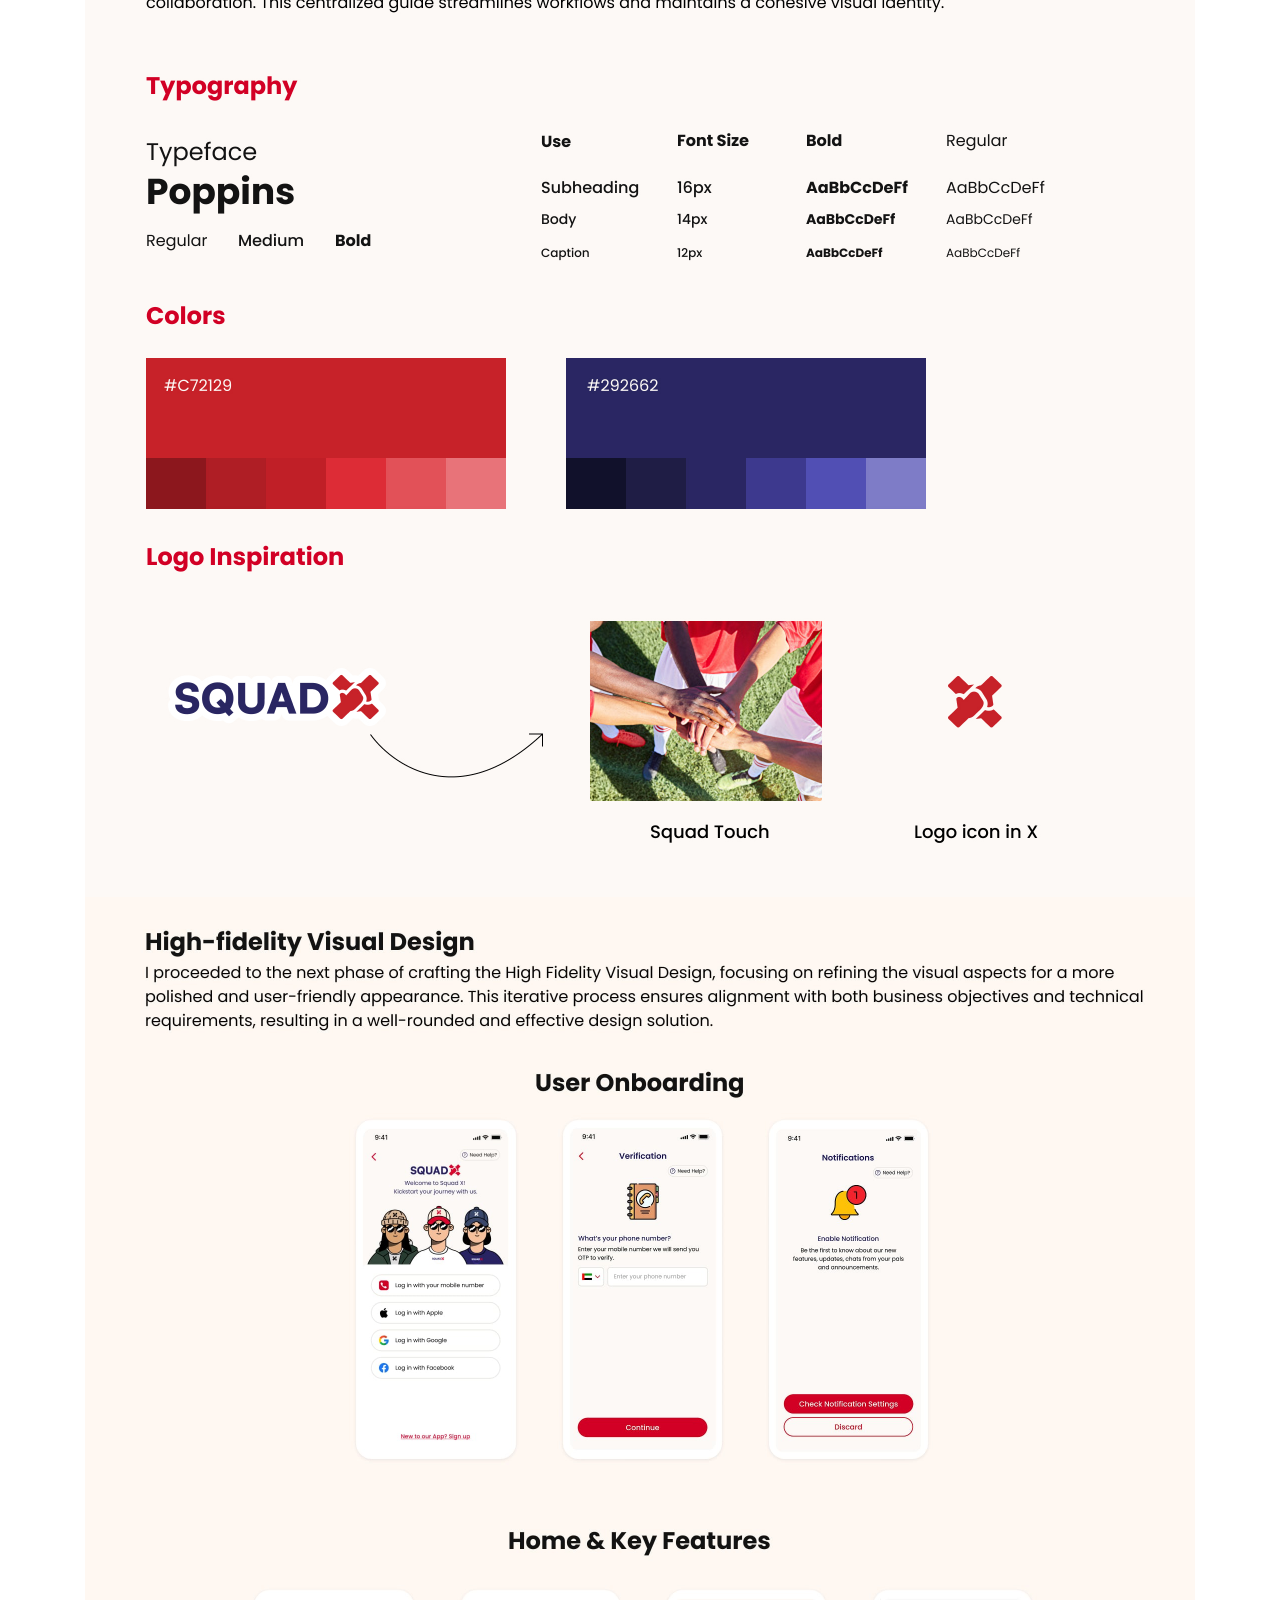
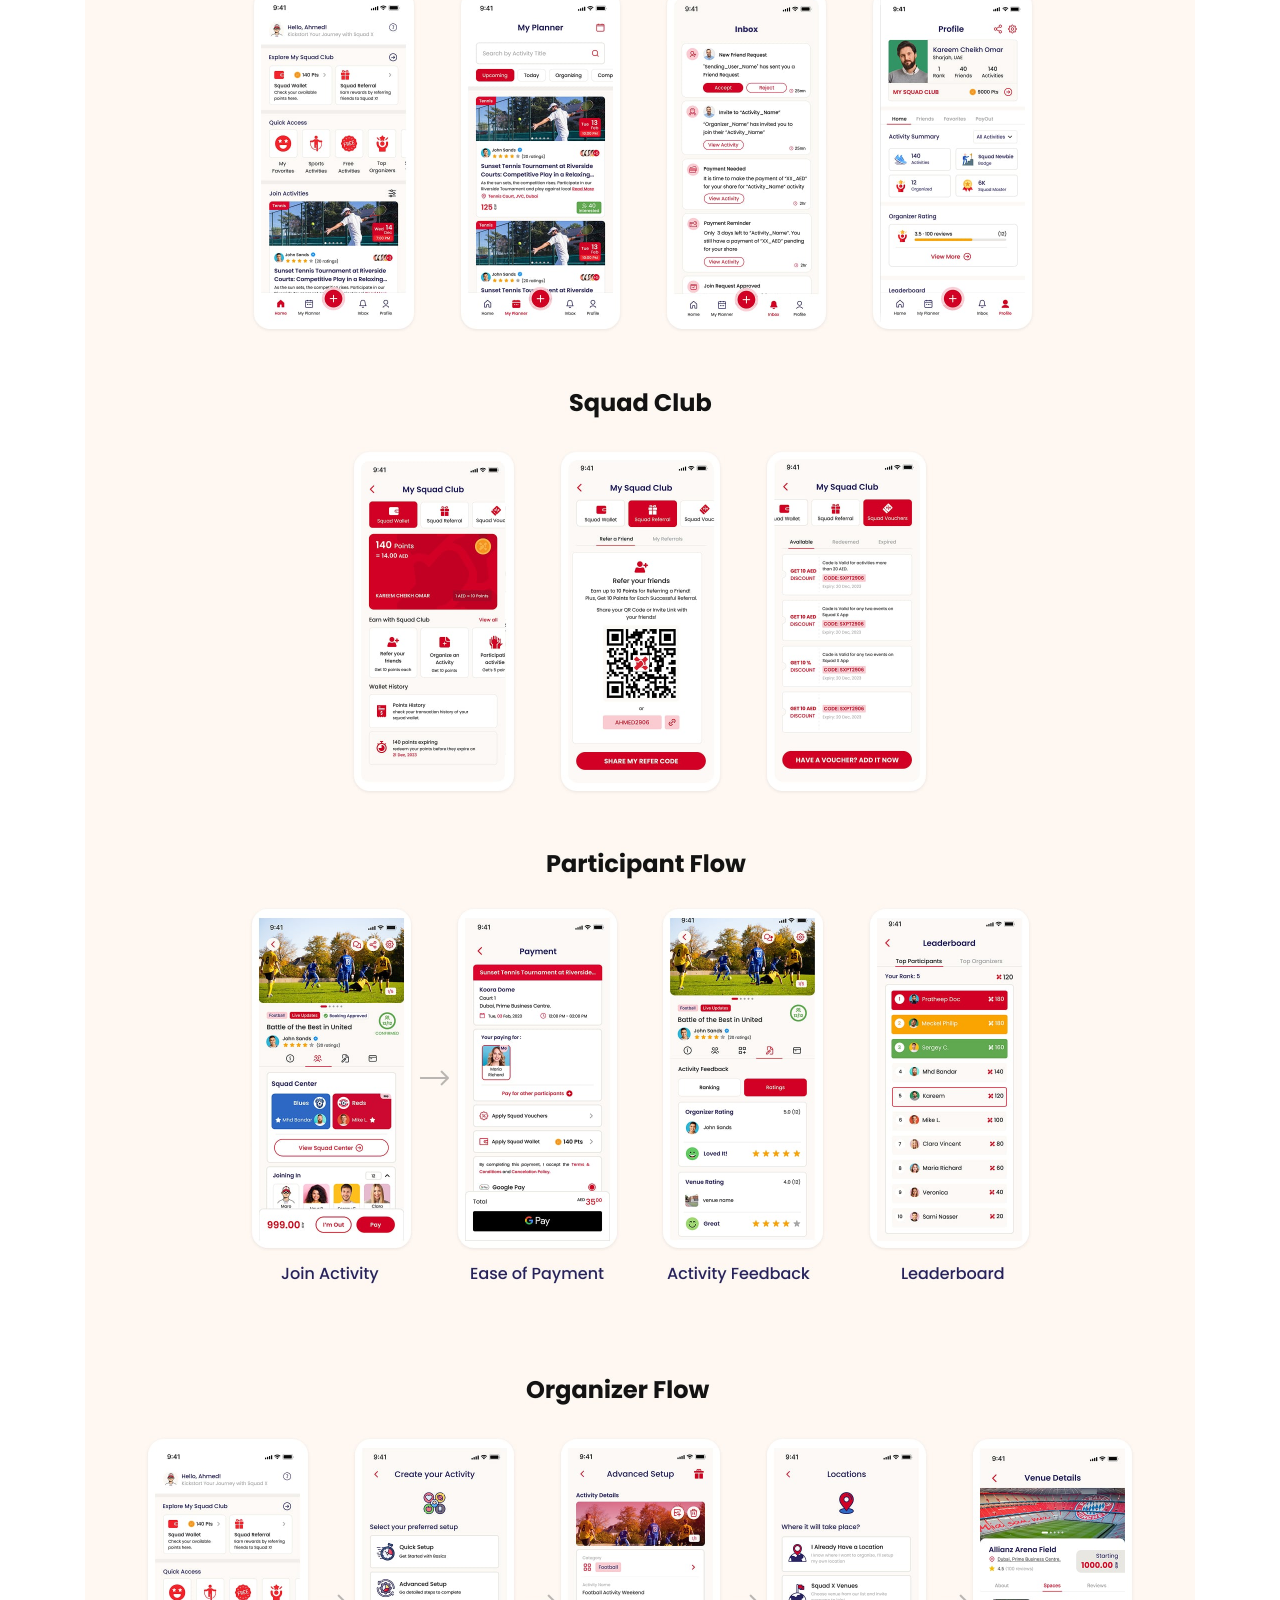
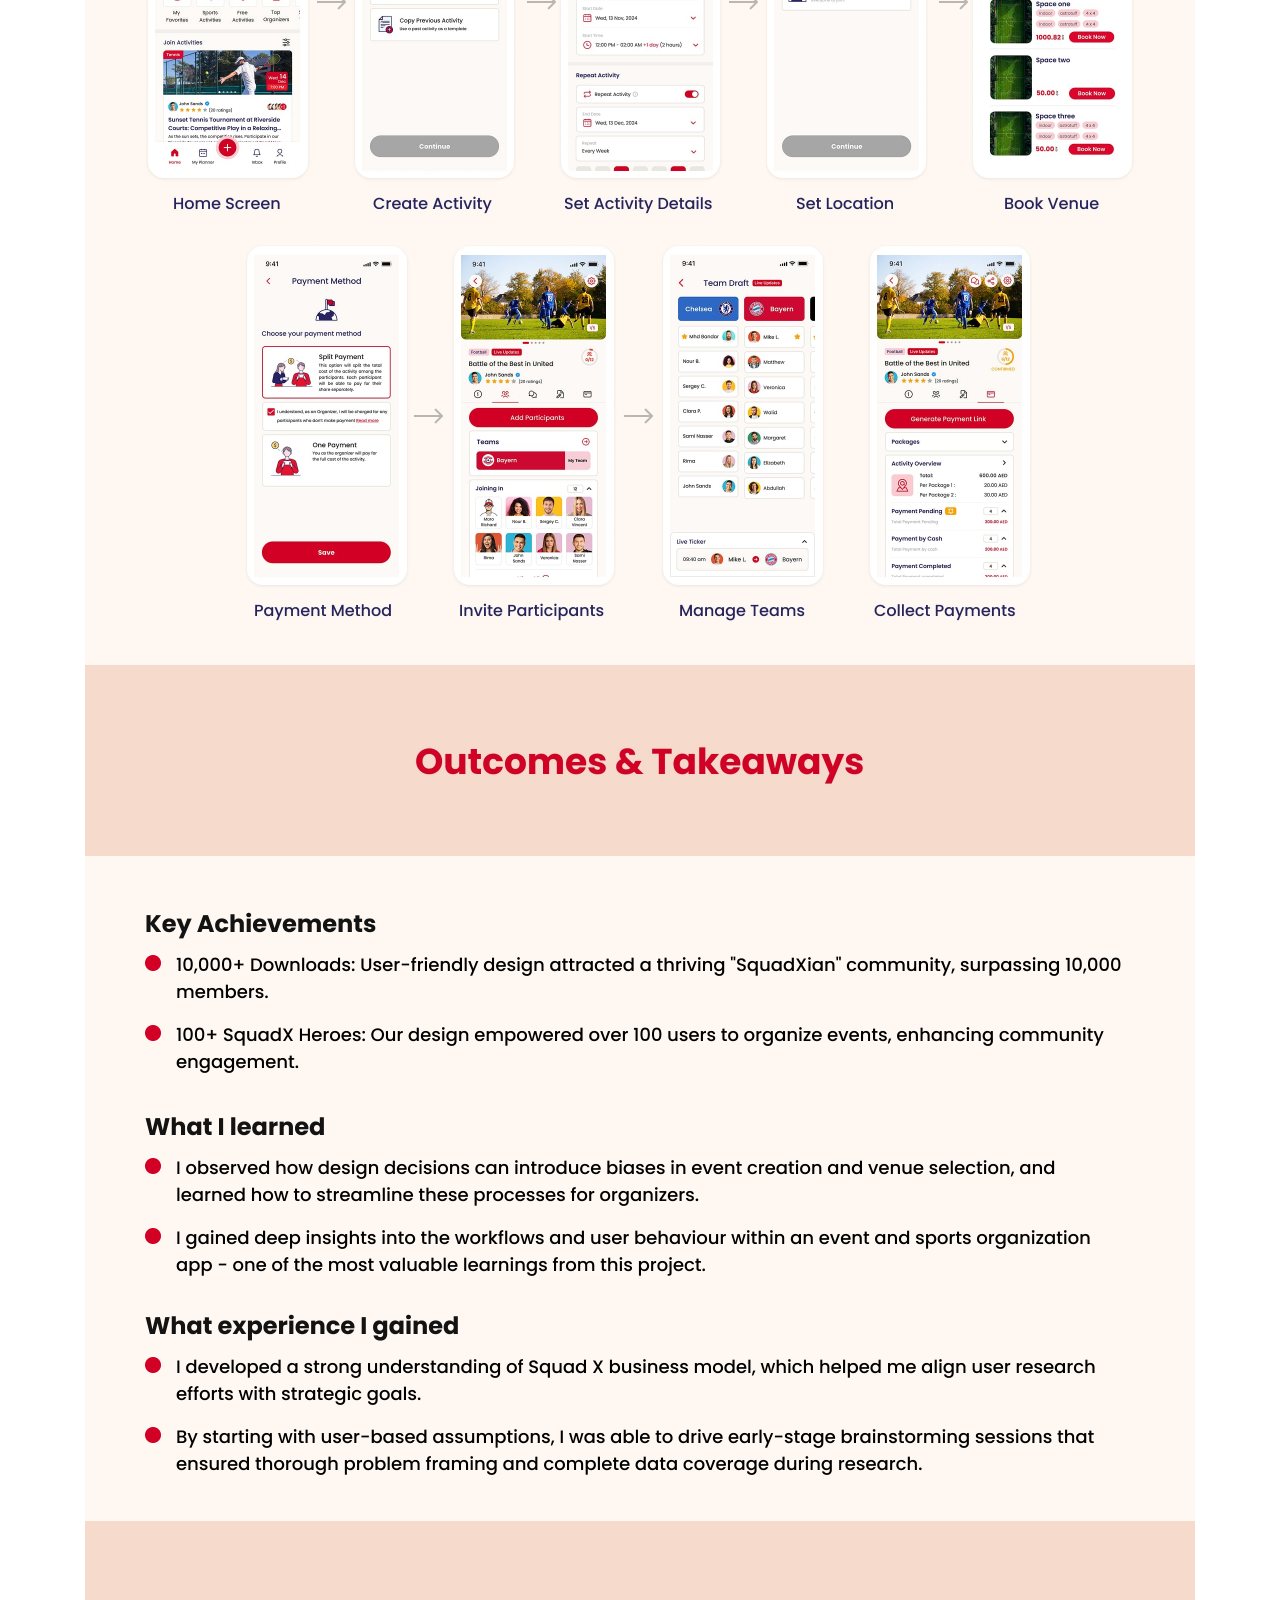
<file: squadx-case-study.html>
<!DOCTYPE html>
<html lang="en">

<head>
  <meta charset="utf-8">
  <title>Portfolio Item - MyPortfolio</title>
  <meta content="width=device-width, initial-scale=1.0" name="viewport">
  <meta content="" name="keywords">
  <meta content="" name="description">

  <!-- Favicons -->
  <link href="img/favicon.png" rel="icon">
  <link href="img/apple-touch-icon.png" rel="apple-touch-icon">

  <!-- Google Fonts -->
  <link href="https://fonts.googleapis.com/css?family=Inconsolata:400,700|Raleway:400,700&display=swap"
    rel="stylesheet">

  <!-- Bootstrap CSS File -->
  <link href="vendor/bootstrap/css/bootstrap.min.css" rel="stylesheet">

  <!-- Vendor CSS Files -->
  <link href="vendor/icofont/icofont.min.css" rel="stylesheet">
  <link href="vendor/line-awesome/css/line-awesome.min.css" rel="stylesheet">
  <link href="vendor/aos/aos.css" rel="stylesheet">
  <link href="vendor/owlcarousel/assets/owl.carousel.min.css" rel="stylesheet">

  <!-- Template Main CSS File -->
  <link href="css/style.css" rel="stylesheet">

  <!-- =======================================================
    Template Name: MyPortfolio
    Template URL: https://bootstrapmade.com/myportfolio-bootstrap-portfolio-website-template/
    Author: BootstrapMade.com
    Author URL: https://bootstrapmade.com/
  ======================================================= -->
</head>

<body>


  <div class="collapse navbar-collapse custom-navmenu" id="main-navbar">
    <div class="container py-2 py-md-5">
      <div class="row align-items-start">
        <div class="col-md-2">
          <ul class="custom-menu">
            <li><a href="index.html">Home</a></li>
            <li><a href="about.html">About Me</a></li>
            <li><a href="contact.html">Contact</a></li>
          </ul>
        </div>
        <div class="col-md-6 d-none d-md-block  mr-auto">
          <div class="tweet d-flex">
            <span class="icofont-linkedin text-white mt-2 mr-3"></span>
            <div>
              <p><a href="https://www.linkedin.com/in/muhammed-nibras/">LinkedIn Profile</a></p>
            </div>
          </div>
        </div>
        <div class="col-md-4 d-none d-md-block">
          <h3>Hire Me</h3>
          <p><a href="#">nibraz999@gmail.com</a></p>
        </div>
      </div>

    </div>
  </div>

  <nav class="navbar navbar-light custom-navbar">
    <div class="container">
      <a class="navbar-brand" href="index.html">🚲 🏔️ 🎨 📖 🚀</a>

      <a href="#" class="burger" data-toggle="collapse" data-target="#main-navbar">
        <span></span>
      </a>

    </div>
  </nav>



  <main id="main">

    <div class="site-section">
      <div class="container">
        <div class="row mb-4 align-items-center">
          <div class="col-md-12" data-aos="fade-up">
              <img src="img/squadx_case_study_1.jpg" alt="Image" class="img-fluid">
              <img src="img/squadx_case_study_2.jpg" alt="Image" class="img-fluid">
              <img src="img/squadx_case_study_3.jpg" alt="Image" class="img-fluid">
              <img src="img/squadx_case_study_4.jpg" alt="Image" class="img-fluid">
              <img src="img/squadx_case_study_5.jpg" alt="Image" class="img-fluid">
              <img src="img/squadx_case_study_6.jpg" alt="Image" class="img-fluid">
              <img src="img/squadx_case_study_7.jpg" alt="Image" class="img-fluid">
              <img src="img/squadx_case_study_8.jpg" alt="Image" class="img-fluid">
              <img src="img/squadx_case_study_9.jpg" alt="Image" class="img-fluid">
              <img src="img/squadx_case_study_10.jpg" alt="Image" class="img-fluid">
              <img src="img/squadx_case_study_11.jpg" alt="Image" class="img-fluid">
              <img src="img/squadx_case_study_12.jpg" alt="Image" class="img-fluid">
              <img src="img/squadx_case_study_13.jpg" alt="Image" class="img-fluid">
              <img src="img/squadx_case_study_14.jpg" alt="Image" class="img-fluid">
              <img src="img/squadx_case_study_15.jpg" alt="Image" class="img-fluid">
              <img src="img/squadx_case_study_16.jpg" alt="Image" class="img-fluid">
              <img src="img/squadx_case_study_17.jpg" alt="Image" class="img-fluid">
          </div>


        </div>
      </div>
      </div>

      <div class="site-section pb-0">
        <div class="container">
          <div class="row justify-content-center text-center mb-4">
            <div class="col-5">
              <h3 class="h3 heading">More Works</h3>
              <p></p>
            </div>
          </div>

          <div class="row" data-aos="fade-up" data-aos-delay="200">
            <div class="item web col-sm-6 col-md-4 col-lg-4 mb-4">
              <a href="squadx-case-study.html" class="item-wrap fancybox">
                <div class="work-info">
                  <h3>Squad X App</h3>
                  <span>App & Admin Portal</span>
                </div>
                <img class="img-fluid" src="img/img_1.jpg">
              </a>
            </div>
            <div class="item photography col-sm-6 col-md-4 col-lg-4 mb-4">
              <a href="juventus-academy-case-study.html" class="item-wrap fancybox">
                <div class="work-info">
                  <h3>Juventus Academy App</h3>
                  <span>App</span>
                </div>
                <img class="img-fluid" src="img/img_2.jpg">
              </a>
            </div>
            <div class="item design col-sm-6 col-md-4 col-lg-4 mb-4">
              <a href="sbicreditcard.html" class="item-wrap fancybox">
                <div class="work-info">
                  <h3>SBI Credit Card App</h3>
                  <span>UI Design</span>
                </div>
                <img class="img-fluid" src="img/img_3.jpg">
              </a>
            </div>
            <div class="item design col-sm-6 col-md-4 col-lg-4 mb-4">
              <a href="beaverdesign.html" class="item-wrap fancybox">
                <div class="work-info">
                  <h3>Beaver Design</h3>
                  <span>Mascot Design</span>
                </div>
                <img class="img-fluid" src="img/img_7.jpg">
              </a>
            </div>
            <div class="item photography col-sm-6 col-md-4 col-lg-4 mb-4">
              <a href="playground.html" class="item-wrap fancybox">
                <div class="work-info">
                  <h3>Playground</h3>
                  <span>ART</span>
                </div>
                <img class="img-fluid" src="img/img_9.jpg">
              </a>
            </div>
            <div class="item branding col-sm-6 col-md-4 col-lg-4 mb-4">
              <a href="website_design_projects.html" class="item-wrap fancybox">
                <div class="work-info">
                  <h3>Website Mockups</h3>
                  <span>Website UI Designs</span>
                </div>
                <img class="img-fluid" src="img/img_5.jpg">
              </a>
            </div>
          </div>
        </div>
      </div>

  </main>
  
  <footer class="footer" role="contentinfo">
    <div class="container">
      <div class="row">
        <div class="col-sm-6">
          <p class="mb-1"></p>
          <div class="credits">
            <!--
              All the links in the footer should remain intact.
              You can delete the links only if you purchased the pro version.
              Licensing information: https://bootstrapmade.com/license/
              Purchase the pro version with working PHP/AJAX contact form: https://bootstrapmade.com/buy/?theme=MyPortfolio
            -->
            Designed by <a href="https://bootstrapmade.com/">Nibraz Dexign</a>
          </div>
        </div>
        <div class="col-sm-6 social text-md-right">
          <a href="https://www.linkedin.com/in/muhammed-nibras/"><span class="icofont-linkedin"></span></a>
          <a href="https://www.instagram.com/nibraz_in/"><span class="icofont-instagram"></span></a>
          <a href="https://dribbble.com/n_dexig_n"><span class="icofont-dribbble"></span></a>
          <a href="https://www.behance.net/nibraz99939b5"><span class="icofont-behance"></span></a>
        </div>
      </div>
    </div>
  </footer>

  <!-- Vendor JS Files -->
  <script src="vendor/jquery/jquery.min.js"></script>
  <script src="vendor/jquery/jquery-migrate.min.js"></script>
  <script src="vendor/bootstrap/js/bootstrap.min.js"></script>
  <script src="vendor/easing/easing.min.js"></script>
  <script src="vendor/php-email-form/validate.js"></script>
  <script src="vendor/isotope/isotope.pkgd.min.js"></script>
  <script src="vendor/aos/aos.js"></script>
  <script src="vendor/owlcarousel/owl.carousel.min.js"></script>

  <!-- Template Main JS File -->
  <script src="js/main.js"></script>

</body>

</html>
</file>
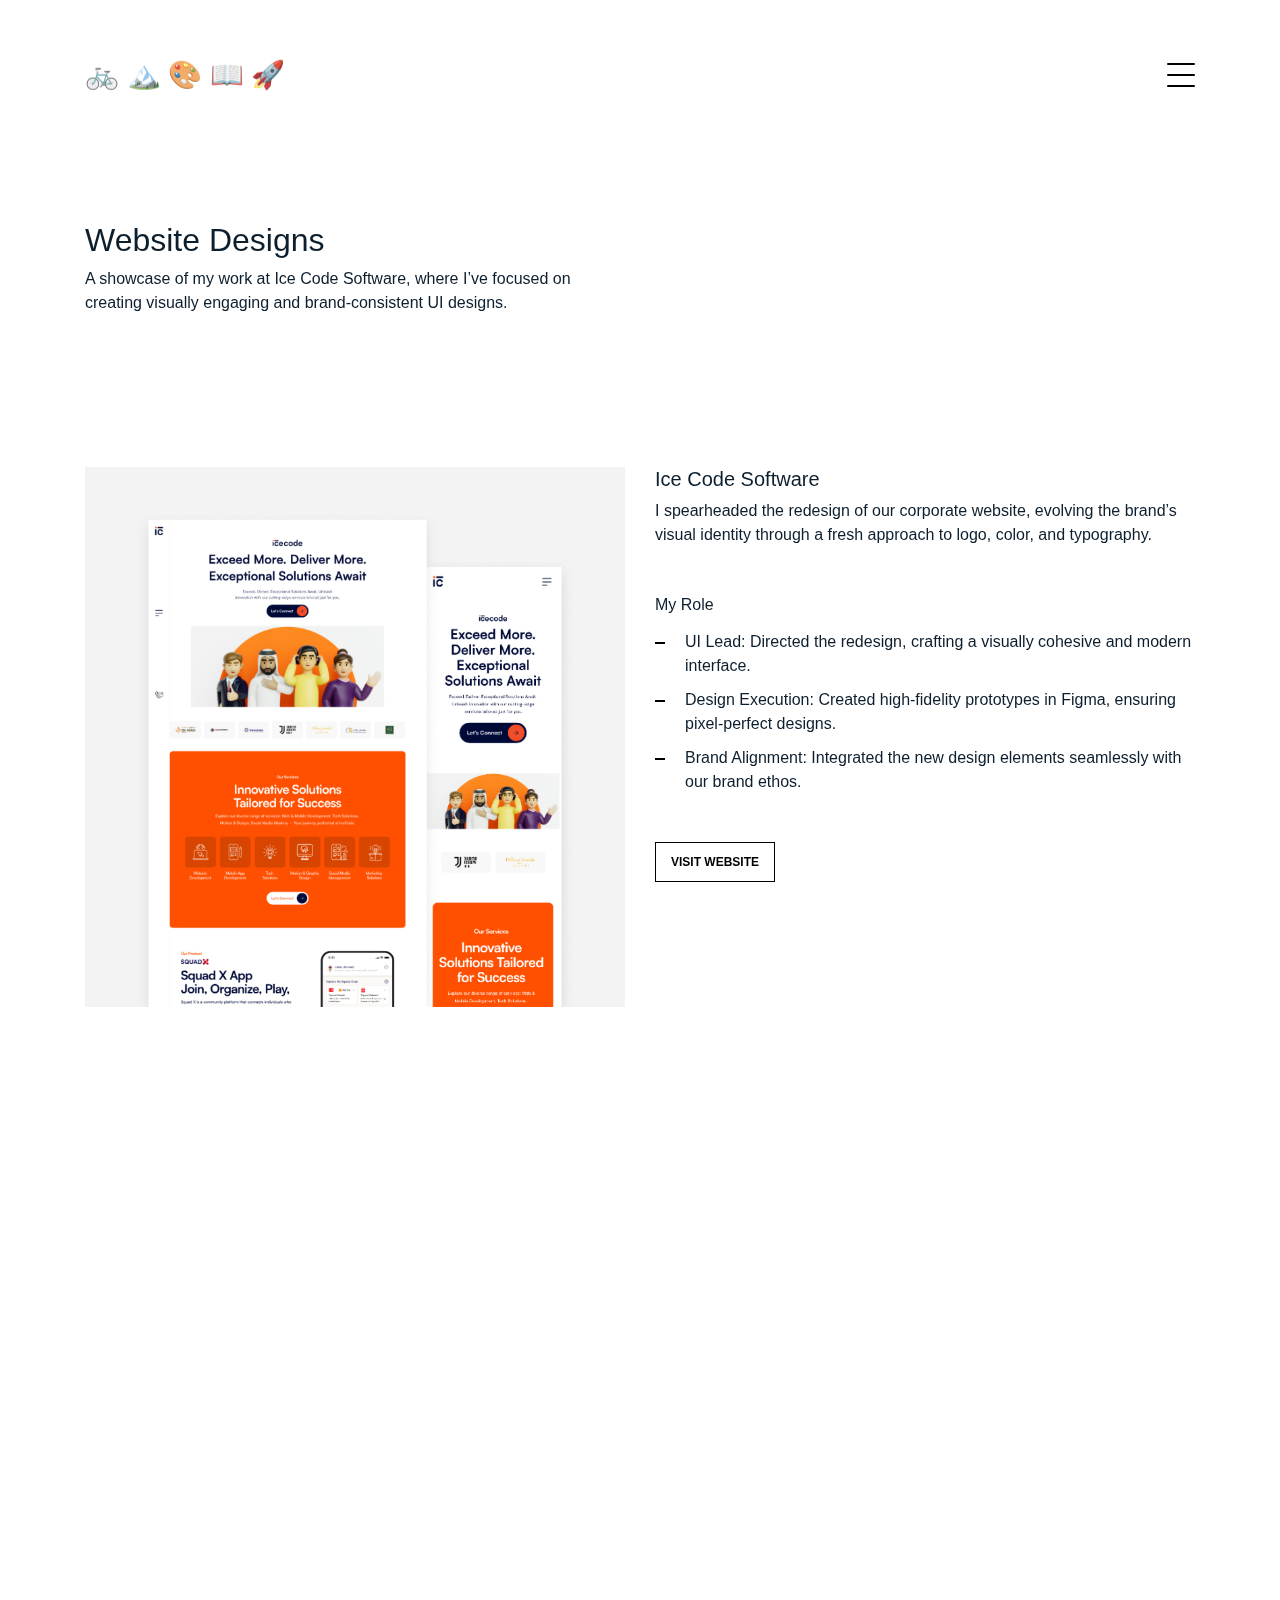
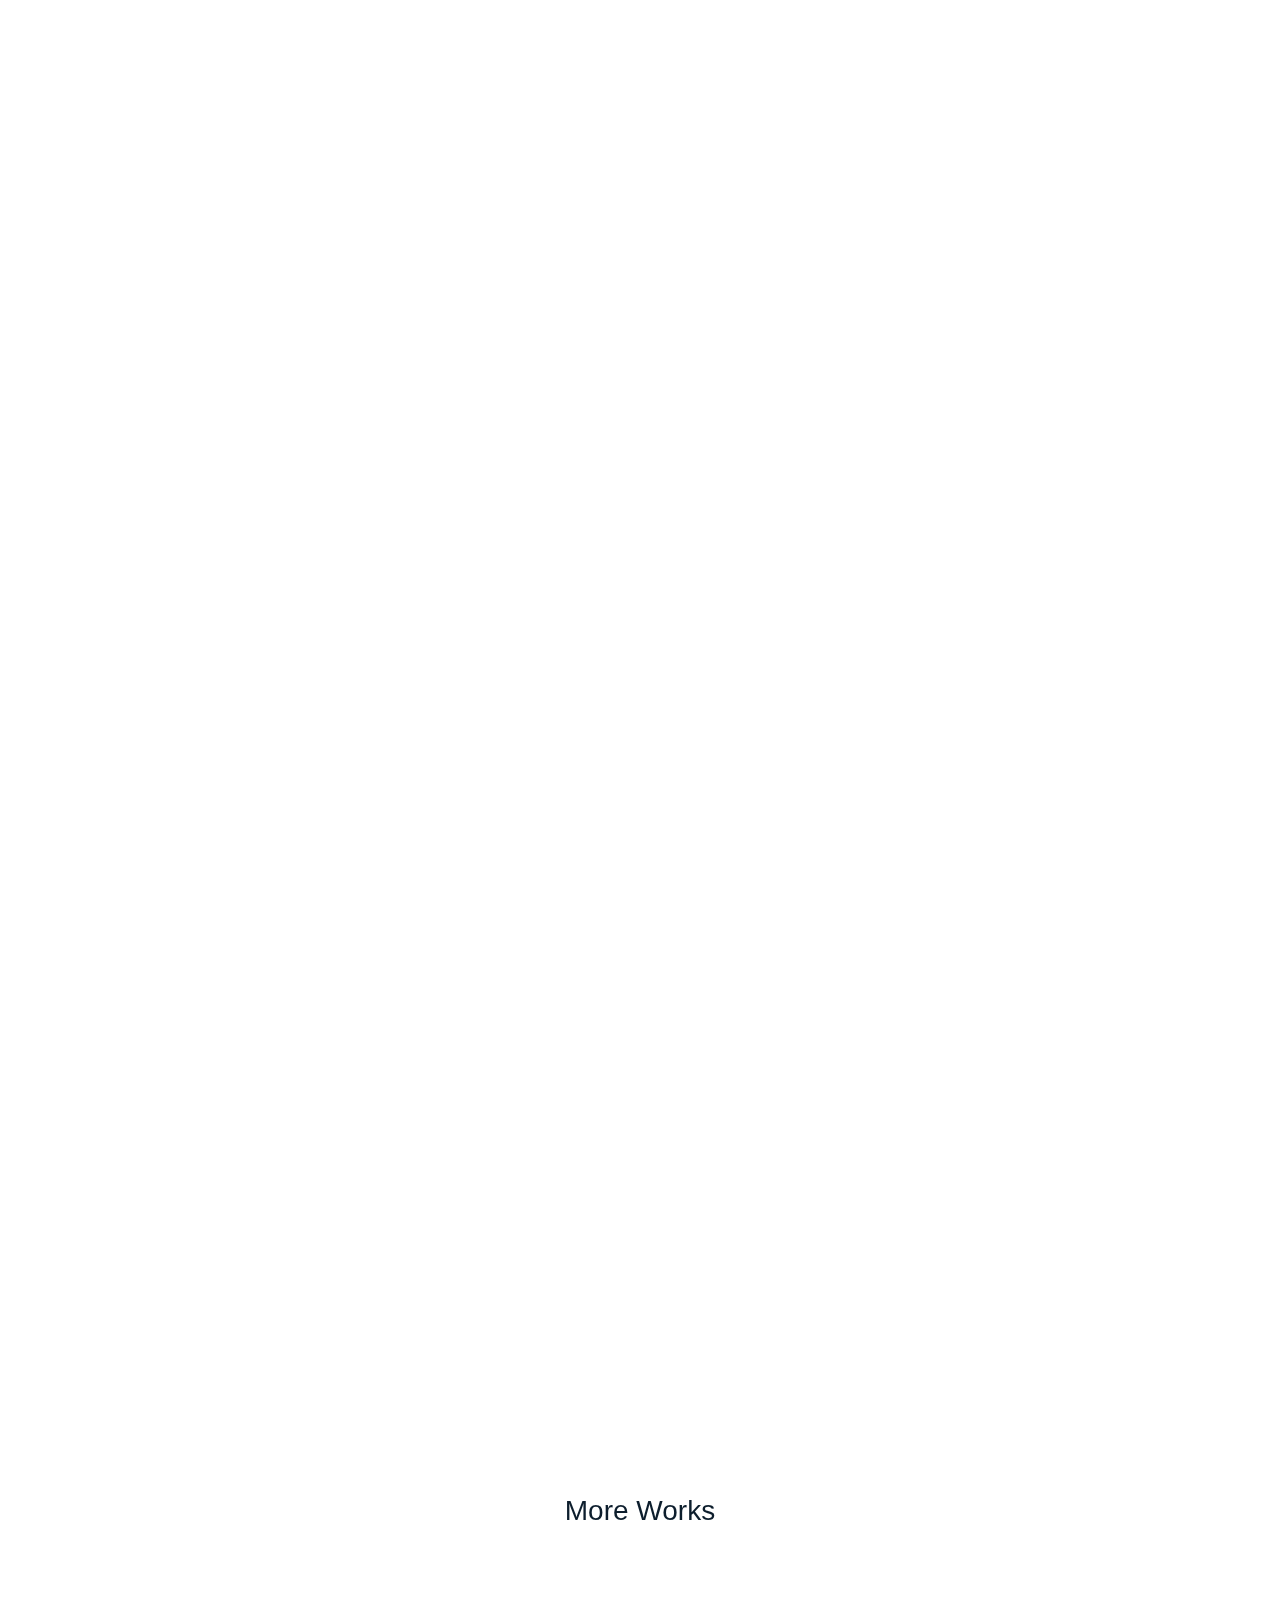
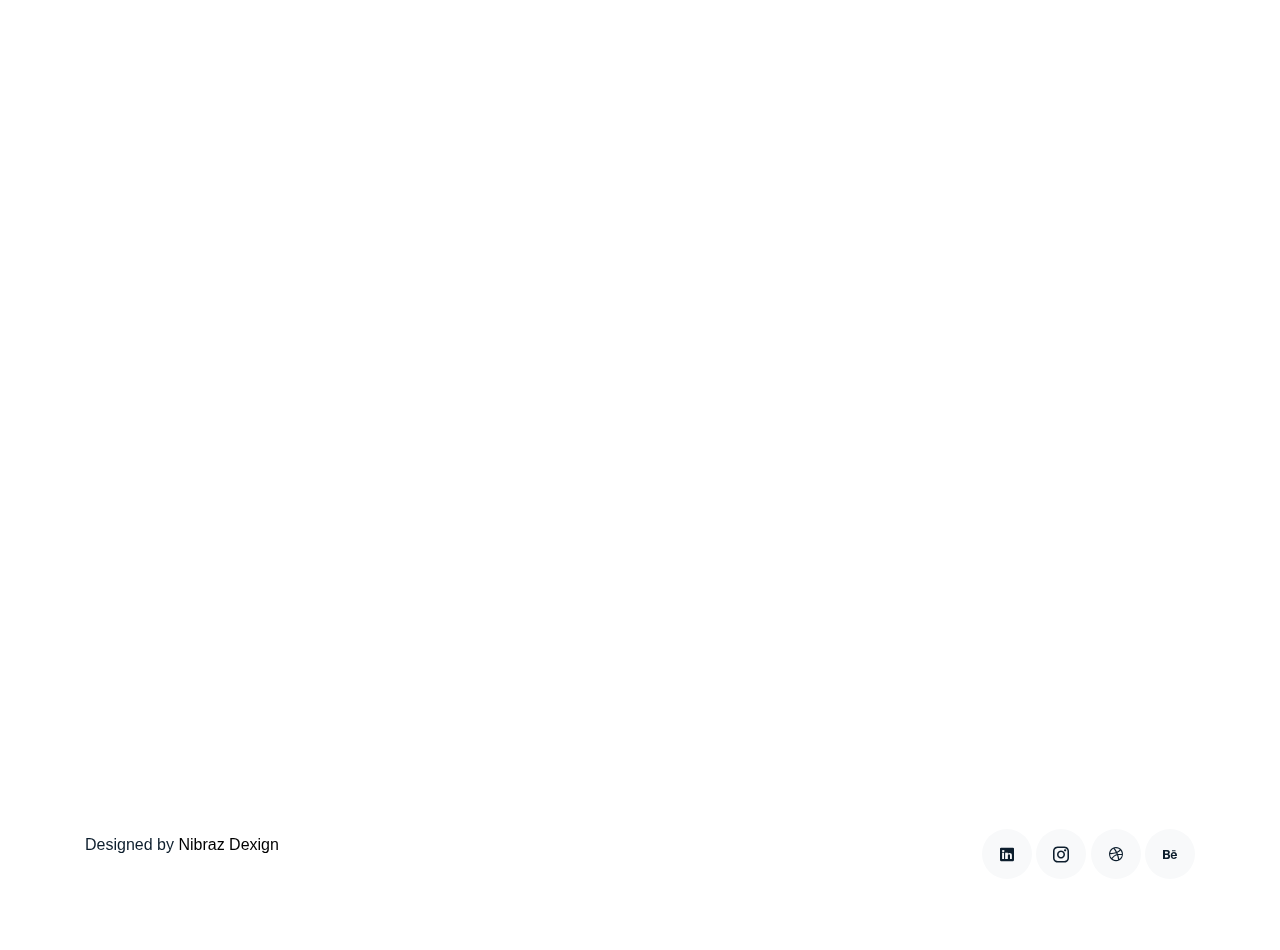
<file: website_design_projects.html>
<!DOCTYPE html>
<html lang="en">

<head>
  <meta charset="utf-8">
  <title>Portfolio Item - MyPortfolio</title>
  <meta content="width=device-width, initial-scale=1.0" name="viewport">
  <meta content="" name="keywords">
  <meta content="" name="description">

  <!-- Favicons -->
  <link href="img/favicon.png" rel="icon">
  <link href="img/apple-touch-icon.png" rel="apple-touch-icon">

  <!-- Google Fonts -->
  <link href="https://fonts.googleapis.com/css?family=Inconsolata:400,700|Raleway:400,700&display=swap"
    rel="stylesheet">

  <!-- Bootstrap CSS File -->
  <link href="vendor/bootstrap/css/bootstrap.min.css" rel="stylesheet">

  <!-- Vendor CSS Files -->
  <link href="vendor/icofont/icofont.min.css" rel="stylesheet">
  <link href="vendor/line-awesome/css/line-awesome.min.css" rel="stylesheet">
  <link href="vendor/aos/aos.css" rel="stylesheet">
  <link href="vendor/owlcarousel/assets/owl.carousel.min.css" rel="stylesheet">

  <!-- Template Main CSS File -->
  <link href="css/style.css" rel="stylesheet">

  <!-- =======================================================
    Template Name: MyPortfolio
    Template URL: https://bootstrapmade.com/myportfolio-bootstrap-portfolio-website-template/
    Author: BootstrapMade.com
    Author URL: https://bootstrapmade.com/
  ======================================================= -->
</head>

<body>


  <div class="collapse navbar-collapse custom-navmenu" id="main-navbar">
    <div class="container py-2 py-md-5">
      <div class="row align-items-start">
        <div class="col-md-2">
          <ul class="custom-menu">
            <li><a href="index.html">Home</a></li>
            <li><a href="about.html">About Me</a></li>
            <li><a href="contact.html">Contact</a></li>
          </ul>
        </div>
        <div class="col-md-6 d-none d-md-block  mr-auto">
          <div class="tweet d-flex">
            <span class="icofont-linkedin text-white mt-2 mr-3"></span>
            <div>
              <p><a href="https://www.linkedin.com/in/muhammed-nibras/">LinkedIn Profile</a></p>
            </div>
          </div>
        </div>
        <div class="col-md-4 d-none d-md-block">
          <h3>Hire Me</h3>
          <p><a href="#">nibraz999@gmail.com</a></p>
        </div>
      </div>

    </div>
  </div>

  <nav class="navbar navbar-light custom-navbar">
    <div class="container">
      <a class="navbar-brand" href="index.html">🚲 🏔️ 🎨 📖 🚀</a>

      <a href="#" class="burger" data-toggle="collapse" data-target="#main-navbar">
        <span></span>
      </a>

    </div>
  </nav>



  <main id="main">

    <div class="site-section">
      <div class="container">
        <div class="row mb-4 align-items-center">
          <div class="col-md-6" data-aos="fade-up">

            <h2>Website Designs</h2>
            <p>A showcase of my work at Ice Code Software, where I’ve focused on creating visually engaging and brand-consistent UI designs.</p>

          </div>


        </div>
      </div>

      <div class="site-section pb-0">
        <div class="container">
          <div class="row align-items-stretch">
            <div class="col-md-6" data-aos="fade-up">
              <img src="img/img_ice_code_software.jpg" alt="Image" class="img-fluid">
            </div>
            <div class="col-md-6 ml-auto" data-aos="fade-up" data-aos-delay="100">
              <div class="sticky-content">
                <h3 class="h3">Ice Code Software</h3>

                <div class="mb-5">
                  <p>I spearheaded the redesign of our corporate website, evolving the brand’s visual identity through a fresh approach to logo, color, and typography.</p>

                </div>


                <h4 class="h4 mb-3">My Role</h4>
                <ul class="list-unstyled list-line mb-5">
                  <li>UI Lead: Directed the redesign, crafting a visually cohesive and modern interface.</li>
                  <li>Design Execution: Created high-fidelity prototypes in Figma, ensuring pixel-perfect designs.</li>
                  <li>Brand Alignment: Integrated the new design elements seamlessly with our brand ethos.</li>
                </ul>

                <p><a href="https://icecodesoftware.com" class="readmore">Visit Website</a></p>
              </div>
            </div>
          </div>
        </div>
      </div>

      <div class="site-section pb-0">
        <div class="container">
          <div class="row align-items-stretch">
            <div class="col-md-6 ml-auto" data-aos="fade-up" data-aos-delay="100">
              <div class="sticky-content">
                <h3 class="h3">Rexsol USA</h3>
                <div class="mb-5">
                  <p>For Rexsol USA, I developed a minimalist UI that emphasizes clarity and sophistication, perfectly aligned with their market positioning.</p>

                  <h4 class="h4 mb-3">My Role</h4>
                  <ul class="list-unstyled list-line mb-5">
                    <li>User-Centered Design: Focused on clean, user-friendly layouts that enhance brand perception.</li>
                    <li>Figma Prototyping: Developed comprehensive UI prototypes, maintaining a minimalist aesthetic.</li>
                    <li>Collaborative Process: Worked closely with stakeholders to align design choices with brand goals.</li>
                  </ul>
                </div>

              </div>
            </div>
            <div class="col-md-6" data-aos="fade-up">
              <img src="img/img_rexsol.jpg" alt="Image" class="img-fluid">
            </div>
          </div>
        </div>
      </div>

      <div class="site-section pb-0">
        <div class="container">
          <div class="row align-items-stretch">
            <div class="col-md-6" data-aos="fade-up">
              <img src="img/img_yaya.jpg" alt="Image" class="img-fluid">
            </div>
            <div class="col-md-6 ml-auto" data-aos="fade-up" data-aos-delay="100">
              <div class="sticky-content">
                <h3 class="h3">Yaya Product</h3>

                <div class="mb-5">
                  <p>I infused Yaya’s website with a vibrant, playful UI, combining retro elements with a modern twist to engage a younger audience.</p>

                </div>


                <h4 class="h4 mb-3">My Role</h4>
                <ul class="list-unstyled list-line mb-5">
                  <li>Visual Storytelling: Crafted a UI that reflects the brand’s playful and nostalgic personality.</li>
                  <li>Design Precision: Developed detailed UI prototypes in Figma, ensuring a lively and engaging user experience.</li>
                  <li>Stakeholder Engagement: Worked closely with the team to ensure the design captured the brand’s essence.</li>
                </ul>

              </div>
            </div>
          </div>
        </div>
      </div>

      <div class="site-section pb-0">
        <div class="container">
          <div class="row align-items-stretch">
            <div class="col-md-6 ml-auto" data-aos="fade-up" data-aos-delay="100">
              <div class="sticky-content">
                <h3 class="h3">KSMC</h3>
                <div class="mb-5">
                  <p>I designed a sleek, minimalist UI for KSMC, reflecting the brand’s upscale image with a refined visual approach.

                  </p>

                  <h4 class="h4 mb-3">My Role</h4>
                  <ul class="list-unstyled list-line mb-5">
                    <li>Elegance in Simplicity: Designed a minimalist UI that exudes sophistication.</li>
                    <li>High-Fidelity Prototypes: Produced polished Figma designs that emphasize clarity and style.</li>
                    <li>Brand Consistency: Ensured the UI design was fully aligned with KSMC’s premium brand identity.</li>
                  </ul>
                </div>
                

              </div>
            </div>
            <div class="col-md-6" data-aos="fade-up">
              <img src="img/img_ksmc.jpg" alt="Image" class="img-fluid">
            </div>
          </div>
        </div>
      </div>

      <div class="site-section pb-0">
        <div class="container">
          <div class="row justify-content-center text-center mb-4">
            <div class="col-5">
              <h3 class="h3 heading">More Works</h3>
              <p></p>
            </div>
          </div>

          <div class="row" data-aos="fade-up" data-aos-delay="200">
            <div class="item web col-sm-6 col-md-4 col-lg-4 mb-4">
              <a href="squadx-case-study.html" class="item-wrap fancybox">
                <div class="work-info">
                  <h3>Squad X App</h3>
                  <span>App & Admin Portal</span>
                </div>
                <img class="img-fluid" src="img/img_1.jpg">
              </a>
            </div>
            <div class="item photography col-sm-6 col-md-4 col-lg-4 mb-4">
              <a href="juventus-academy-case-study.html" class="item-wrap fancybox">
                <div class="work-info">
                  <h3>Juventus Academy App</h3>
                  <span>App</span>
                </div>
                <img class="img-fluid" src="img/img_2.jpg">
              </a>
            </div>
            <div class="item branding col-sm-6 col-md-4 col-lg-4 mb-4">
              <a href="sbicreditcard.html" class="item-wrap fancybox">
                <div class="work-info">
                  <h3>SBI Credit Card App</h3>
                  <span>UI Design</span>
                </div>
                <img class="img-fluid" src="img/img_3.jpg">
              </a>
            </div>
            <div class="item design col-sm-6 col-md-4 col-lg-4 mb-4">
              <a href="beaverdesign.html" class="item-wrap fancybox">
                <div class="work-info">
                  <h3>Beaver Design</h3>
                  <span>Mascot Design</span>
                </div>
                <img class="img-fluid" src="img/img_7.jpg">
              </a>
            </div>
            <div class="item photography col-sm-6 col-md-4 col-lg-4 mb-4">
              <a href="playground.html" class="item-wrap fancybox">
                <div class="work-info">
                  <h3>Playground</h3>
                  <span>ART</span>
                </div>
                <img class="img-fluid" src="img/img_9.jpg">
              </a>
            </div>
            <div class="item branding col-sm-6 col-md-4 col-lg-4 mb-4">
              <a href="website_design_projects.html" class="item-wrap fancybox">
                <div class="work-info">
                  <h3>Website Mockups</h3>
                  <span>Website UI Designs</span>
                </div>
                <img class="img-fluid" src="img/img_5.jpg">
              </a>
            </div>
          </div>
        </div>
      </div>

  </main>
  
  <footer class="footer" role="contentinfo">
    <div class="container">
      <div class="row">
        <div class="col-sm-6">
          <p class="mb-1"></p>
          <div class="credits">
            <!--
              All the links in the footer should remain intact.
              You can delete the links only if you purchased the pro version.
              Licensing information: https://bootstrapmade.com/license/
              Purchase the pro version with working PHP/AJAX contact form: https://bootstrapmade.com/buy/?theme=MyPortfolio
            -->
            Designed by <a href="https://bootstrapmade.com/">Nibraz Dexign</a>
          </div>
        </div>
        <div class="col-sm-6 social text-md-right">
          <a href="https://www.linkedin.com/in/muhammed-nibras/"><span class="icofont-linkedin"></span></a>
          <a href="https://www.instagram.com/nibraz_in/"><span class="icofont-instagram"></span></a>
          <a href="https://dribbble.com/n_dexig_n"><span class="icofont-dribbble"></span></a>
          <a href="https://www.behance.net/nibraz99939b5"><span class="icofont-behance"></span></a>
        </div>
      </div>
    </div>
  </footer>

  <!-- Vendor JS Files -->
  <script src="vendor/jquery/jquery.min.js"></script>
  <script src="vendor/jquery/jquery-migrate.min.js"></script>
  <script src="vendor/bootstrap/js/bootstrap.min.js"></script>
  <script src="vendor/easing/easing.min.js"></script>
  <script src="vendor/php-email-form/validate.js"></script>
  <script src="vendor/isotope/isotope.pkgd.min.js"></script>
  <script src="vendor/aos/aos.js"></script>
  <script src="vendor/owlcarousel/owl.carousel.min.js"></script>

  <!-- Template Main JS File -->
  <script src="js/main.js"></script>

</body>

</html>
</file>
<file: vendor/line-awesome/css/line-awesome.min.css>
.la,.lab,.lad,.lal,.lar,.las{-moz-osx-font-smoothing:grayscale;-webkit-font-smoothing:antialiased;display:inline-block;font-style:normal;font-variant:normal;text-rendering:auto;line-height:1}.la-lg{font-size:1.33333em;line-height:.75em;vertical-align:-.0667em}.la-xs{font-size:.75em}.la-sm{font-size:.875em}.la-1x{font-size:1em}.la-2x{font-size:2em}.la-3x{font-size:3em}.la-4x{font-size:4em}.la-5x{font-size:5em}.la-6x{font-size:6em}.la-7x{font-size:7em}.la-8x{font-size:8em}.la-9x{font-size:9em}.la-10x{font-size:10em}.la-fw{text-align:center;width:1.25em}.la-ul{list-style-type:none;margin-left:2.5em;padding-left:0}.la-ul>li{position:relative}.la-li{left:-2em;position:absolute;text-align:center;width:2em;line-height:inherit}.la-border{border:solid .08em #eee;border-radius:.1em;padding:.2em .25em .15em}.la-pull-left{float:left}.la-pull-right{float:right}.la.la-pull-left,.lab.la-pull-left,.lal.la-pull-left,.lar.la-pull-left,.las.la-pull-left{margin-right:.3em}.la.la-pull-right,.lab.la-pull-right,.lal.la-pull-right,.lar.la-pull-right,.las.la-pull-right{margin-left:.3em}.la-spin{-webkit-animation:la-spin 2s infinite linear;animation:la-spin 2s infinite linear}.la-pulse{-webkit-animation:la-spin 1s infinite steps(8);animation:la-spin 1s infinite steps(8)}@-webkit-keyframes la-spin{0%{-webkit-transform:rotate(0);transform:rotate(0)}100%{-webkit-transform:rotate(360deg);transform:rotate(360deg)}}@keyframes la-spin{0%{-webkit-transform:rotate(0);transform:rotate(0)}100%{-webkit-transform:rotate(360deg);transform:rotate(360deg)}}.la-rotate-90{-webkit-transform:rotate(90deg);transform:rotate(90deg)}.la-rotate-180{-webkit-transform:rotate(180deg);transform:rotate(180deg)}.la-rotate-270{-webkit-transform:rotate(270deg);transform:rotate(270deg)}.la-flip-horizontal{-webkit-transform:scale(-1,1);transform:scale(-1,1)}.la-flip-vertical{-webkit-transform:scale(1,-1);transform:scale(1,-1)}.la-flip-both,.la-flip-horizontal.la-flip-vertical{-webkit-transform:scale(-1,-1);transform:scale(-1,-1)}:root .la-flip-both,:root .la-flip-horizontal,:root .la-flip-vertical,:root .la-rotate-180,:root .la-rotate-270,:root .la-rotate-90{-webkit-filter:none;filter:none}.la-stack{display:inline-block;height:2em;line-height:2em;position:relative;vertical-align:middle;width:2.5em}.la-stack-1x,.la-stack-2x{left:0;position:absolute;text-align:center;width:100%}.la-stack-1x{line-height:inherit}.la-stack-2x{font-size:2em}.la-inverse{color:#fff}.la-500px:before{content:"\f26e"}.la-accessible-icon:before{content:"\f368"}.la-accusoft:before{content:"\f369"}.la-acquisitions-incorporated:before{content:"\f6af"}.la-ad:before{content:"\f641"}.la-address-book:before{content:"\f2b9"}.la-address-card:before{content:"\f2bb"}.la-adjust:before{content:"\f042"}.la-adn:before{content:"\f170"}.la-adobe:before{content:"\f778"}.la-adversal:before{content:"\f36a"}.la-affiliatetheme:before{content:"\f36b"}.la-air-freshener:before{content:"\f5d0"}.la-airbnb:before{content:"\f834"}.la-algolia:before{content:"\f36c"}.la-align-center:before{content:"\f037"}.la-align-justify:before{content:"\f039"}.la-align-left:before{content:"\f036"}.la-align-right:before{content:"\f038"}.la-alipay:before{content:"\f642"}.la-allergies:before{content:"\f461"}.la-amazon:before{content:"\f270"}.la-amazon-pay:before{content:"\f42c"}.la-ambulance:before{content:"\f0f9"}.la-american-sign-language-interpreting:before{content:"\f2a3"}.la-amilia:before{content:"\f36d"}.la-anchor:before{content:"\f13d"}.la-android:before{content:"\f17b"}.la-angellist:before{content:"\f209"}.la-angle-double-down:before{content:"\f103"}.la-angle-double-left:before{content:"\f100"}.la-angle-double-right:before{content:"\f101"}.la-angle-double-up:before{content:"\f102"}.la-angle-down:before{content:"\f107"}.la-angle-left:before{content:"\f104"}.la-angle-right:before{content:"\f105"}.la-angle-up:before{content:"\f106"}.la-angry:before{content:"\f556"}.la-angrycreative:before{content:"\f36e"}.la-angular:before{content:"\f420"}.la-ankh:before{content:"\f644"}.la-app-store:before{content:"\f36f"}.la-app-store-ios:before{content:"\f370"}.la-apper:before{content:"\f371"}.la-apple:before{content:"\f179"}.la-apple-alt:before{content:"\f5d1"}.la-apple-pay:before{content:"\f415"}.la-archive:before{content:"\f187"}.la-archway:before{content:"\f557"}.la-arrow-alt-circle-down:before{content:"\f358"}.la-arrow-alt-circle-left:before{content:"\f359"}.la-arrow-alt-circle-right:before{content:"\f35a"}.la-arrow-alt-circle-up:before{content:"\f35b"}.la-arrow-circle-down:before{content:"\f0ab"}.la-arrow-circle-left:before{content:"\f0a8"}.la-arrow-circle-right:before{content:"\f0a9"}.la-arrow-circle-up:before{content:"\f0aa"}.la-arrow-down:before{content:"\f063"}.la-arrow-left:before{content:"\f060"}.la-arrow-right:before{content:"\f061"}.la-arrow-up:before{content:"\f062"}.la-arrows-alt:before{content:"\f0b2"}.la-arrows-alt-h:before{content:"\f337"}.la-arrows-alt-v:before{content:"\f338"}.la-artstation:before{content:"\f77a"}.la-assistive-listening-systems:before{content:"\f2a2"}.la-asterisk:before{content:"\f069"}.la-asymmetrik:before{content:"\f372"}.la-at:before{content:"\f1fa"}.la-atlas:before{content:"\f558"}.la-atlassian:before{content:"\f77b"}.la-atom:before{content:"\f5d2"}.la-audible:before{content:"\f373"}.la-audio-description:before{content:"\f29e"}.la-autoprefixer:before{content:"\f41c"}.la-avianex:before{content:"\f374"}.la-aviato:before{content:"\f421"}.la-award:before{content:"\f559"}.la-aws:before{content:"\f375"}.la-baby:before{content:"\f77c"}.la-baby-carriage:before{content:"\f77d"}.la-backspace:before{content:"\f55a"}.la-backward:before{content:"\f04a"}.la-bacon:before{content:"\f7e5"}.la-balance-scale:before{content:"\f24e"}.la-balance-scale-left:before{content:"\f515"}.la-balance-scale-right:before{content:"\f516"}.la-ban:before{content:"\f05e"}.la-band-aid:before{content:"\f462"}.la-bandcamp:before{content:"\f2d5"}.la-barcode:before{content:"\f02a"}.la-bars:before{content:"\f0c9"}.la-baseball-ball:before{content:"\f433"}.la-basketball-ball:before{content:"\f434"}.la-bath:before{content:"\f2cd"}.la-battery-empty:before{content:"\f244"}.la-battery-full:before{content:"\f240"}.la-battery-half:before{content:"\f242"}.la-battery-quarter:before{content:"\f243"}.la-battery-three-quarters:before{content:"\f241"}.la-battle-net:before{content:"\f835"}.la-bed:before{content:"\f236"}.la-beer:before{content:"\f0fc"}.la-behance:before{content:"\f1b4"}.la-behance-square:before{content:"\f1b5"}.la-bell:before{content:"\f0f3"}.la-bell-slash:before{content:"\f1f6"}.la-bezier-curve:before{content:"\f55b"}.la-bible:before{content:"\f647"}.la-bicycle:before{content:"\f206"}.la-biking:before{content:"\f84a"}.la-bimobject:before{content:"\f378"}.la-binoculars:before{content:"\f1e5"}.la-biohazard:before{content:"\f780"}.la-birthday-cake:before{content:"\f1fd"}.la-bitbucket:before{content:"\f171"}.la-bitcoin:before{content:"\f379"}.la-bity:before{content:"\f37a"}.la-black-tie:before{content:"\f27e"}.la-blackberry:before{content:"\f37b"}.la-blender:before{content:"\f517"}.la-blender-phone:before{content:"\f6b6"}.la-blind:before{content:"\f29d"}.la-blog:before{content:"\f781"}.la-blogger:before{content:"\f37c"}.la-blogger-b:before{content:"\f37d"}.la-bluetooth:before{content:"\f293"}.la-bluetooth-b:before{content:"\f294"}.la-bold:before{content:"\f032"}.la-bolt:before{content:"\f0e7"}.la-bomb:before{content:"\f1e2"}.la-bone:before{content:"\f5d7"}.la-bong:before{content:"\f55c"}.la-book:before{content:"\f02d"}.la-book-dead:before{content:"\f6b7"}.la-book-medical:before{content:"\f7e6"}.la-book-open:before{content:"\f518"}.la-book-reader:before{content:"\f5da"}.la-bookmark:before{content:"\f02e"}.la-bootstrap:before{content:"\f836"}.la-border-all:before{content:"\f84c"}.la-border-none:before{content:"\f850"}.la-border-style:before{content:"\f853"}.la-bowling-ball:before{content:"\f436"}.la-box:before{content:"\f466"}.la-box-open:before{content:"\f49e"}.la-boxes:before{content:"\f468"}.la-braille:before{content:"\f2a1"}.la-brain:before{content:"\f5dc"}.la-bread-slice:before{content:"\f7ec"}.la-briefcase:before{content:"\f0b1"}.la-briefcase-medical:before{content:"\f469"}.la-broadcast-tower:before{content:"\f519"}.la-broom:before{content:"\f51a"}.la-brush:before{content:"\f55d"}.la-btc:before{content:"\f15a"}.la-buffer:before{content:"\f837"}.la-bug:before{content:"\f188"}.la-building:before{content:"\f1ad"}.la-bullhorn:before{content:"\f0a1"}.la-bullseye:before{content:"\f140"}.la-burn:before{content:"\f46a"}.la-buromobelexperte:before{content:"\f37f"}.la-bus:before{content:"\f207"}.la-bus-alt:before{content:"\f55e"}.la-business-time:before{content:"\f64a"}.la-buy-n-large:before{content:"\f8a6"}.la-buysellads:before{content:"\f20d"}.la-calculator:before{content:"\f1ec"}.la-calendar:before{content:"\f133"}.la-calendar-alt:before{content:"\f073"}.la-calendar-check:before{content:"\f274"}.la-calendar-day:before{content:"\f783"}.la-calendar-minus:before{content:"\f272"}.la-calendar-plus:before{content:"\f271"}.la-calendar-times:before{content:"\f273"}.la-calendar-week:before{content:"\f784"}.la-camera:before{content:"\f030"}.la-camera-retro:before{content:"\f083"}.la-campground:before{content:"\f6bb"}.la-canadian-maple-leaf:before{content:"\f785"}.la-candy-cane:before{content:"\f786"}.la-cannabis:before{content:"\f55f"}.la-capsules:before{content:"\f46b"}.la-car:before{content:"\f1b9"}.la-car-alt:before{content:"\f5de"}.la-car-battery:before{content:"\f5df"}.la-car-crash:before{content:"\f5e1"}.la-car-side:before{content:"\f5e4"}.la-caret-down:before{content:"\f0d7"}.la-caret-left:before{content:"\f0d9"}.la-caret-right:before{content:"\f0da"}.la-caret-square-down:before{content:"\f150"}.la-caret-square-left:before{content:"\f191"}.la-caret-square-right:before{content:"\f152"}.la-caret-square-up:before{content:"\f151"}.la-caret-up:before{content:"\f0d8"}.la-carrot:before{content:"\f787"}.la-cart-arrow-down:before{content:"\f218"}.la-cart-plus:before{content:"\f217"}.la-cash-register:before{content:"\f788"}.la-cat:before{content:"\f6be"}.la-cc-amazon-pay:before{content:"\f42d"}.la-cc-amex:before{content:"\f1f3"}.la-cc-apple-pay:before{content:"\f416"}.la-cc-diners-club:before{content:"\f24c"}.la-cc-discover:before{content:"\f1f2"}.la-cc-jcb:before{content:"\f24b"}.la-cc-mastercard:before{content:"\f1f1"}.la-cc-paypal:before{content:"\f1f4"}.la-cc-stripe:before{content:"\f1f5"}.la-cc-visa:before{content:"\f1f0"}.la-centercode:before{content:"\f380"}.la-centos:before{content:"\f789"}.la-certificate:before{content:"\f0a3"}.la-chair:before{content:"\f6c0"}.la-chalkboard:before{content:"\f51b"}.la-chalkboard-teacher:before{content:"\f51c"}.la-charging-station:before{content:"\f5e7"}.la-chart-area:before{content:"\f1fe"}.la-chart-bar:before{content:"\f080"}.la-chart-line:before{content:"\f201"}.la-chart-pie:before{content:"\f200"}.la-check:before{content:"\f00c"}.la-check-circle:before{content:"\f058"}.la-check-double:before{content:"\f560"}.la-check-square:before{content:"\f14a"}.la-cheese:before{content:"\f7ef"}.la-chess:before{content:"\f439"}.la-chess-bishop:before{content:"\f43a"}.la-chess-board:before{content:"\f43c"}.la-chess-king:before{content:"\f43f"}.la-chess-knight:before{content:"\f441"}.la-chess-pawn:before{content:"\f443"}.la-chess-queen:before{content:"\f445"}.la-chess-rook:before{content:"\f447"}.la-chevron-circle-down:before{content:"\f13a"}.la-chevron-circle-left:before{content:"\f137"}.la-chevron-circle-right:before{content:"\f138"}.la-chevron-circle-up:before{content:"\f139"}.la-chevron-down:before{content:"\f078"}.la-chevron-left:before{content:"\f053"}.la-chevron-right:before{content:"\f054"}.la-chevron-up:before{content:"\f077"}.la-child:before{content:"\f1ae"}.la-chrome:before{content:"\f268"}.la-chromecast:before{content:"\f838"}.la-church:before{content:"\f51d"}.la-circle:before{content:"\f111"}.la-circle-notch:before{content:"\f1ce"}.la-city:before{content:"\f64f"}.la-clinic-medical:before{content:"\f7f2"}.la-clipboard:before{content:"\f328"}.la-clipboard-check:before{content:"\f46c"}.la-clipboard-list:before{content:"\f46d"}.la-clock:before{content:"\f017"}.la-clone:before{content:"\f24d"}.la-closed-captioning:before{content:"\f20a"}.la-cloud:before{content:"\f0c2"}.la-cloud-download-alt:before{content:"\f381"}.la-cloud-meatball:before{content:"\f73b"}.la-cloud-moon:before{content:"\f6c3"}.la-cloud-moon-rain:before{content:"\f73c"}.la-cloud-rain:before{content:"\f73d"}.la-cloud-showers-heavy:before{content:"\f740"}.la-cloud-sun:before{content:"\f6c4"}.la-cloud-sun-rain:before{content:"\f743"}.la-cloud-upload-alt:before{content:"\f382"}.la-cloudscale:before{content:"\f383"}.la-cloudsmith:before{content:"\f384"}.la-cloudversify:before{content:"\f385"}.la-cocktail:before{content:"\f561"}.la-code:before{content:"\f121"}.la-code-branch:before{content:"\f126"}.la-codepen:before{content:"\f1cb"}.la-codiepie:before{content:"\f284"}.la-coffee:before{content:"\f0f4"}.la-cog:before{content:"\f013"}.la-cogs:before{content:"\f085"}.la-coins:before{content:"\f51e"}.la-columns:before{content:"\f0db"}.la-comment:before{content:"\f075"}.la-comment-alt:before{content:"\f27a"}.la-comment-dollar:before{content:"\f651"}.la-comment-dots:before{content:"\f4ad"}.la-comment-medical:before{content:"\f7f5"}.la-comment-slash:before{content:"\f4b3"}.la-comments:before{content:"\f086"}.la-comments-dollar:before{content:"\f653"}.la-compact-disc:before{content:"\f51f"}.la-compass:before{content:"\f14e"}.la-compress:before{content:"\f066"}.la-compress-arrows-alt:before{content:"\f78c"}.la-concierge-bell:before{content:"\f562"}.la-confluence:before{content:"\f78d"}.la-connectdevelop:before{content:"\f20e"}.la-contao:before{content:"\f26d"}.la-cookie:before{content:"\f563"}.la-cookie-bite:before{content:"\f564"}.la-copy:before{content:"\f0c5"}.la-copyright:before{content:"\f1f9"}.la-cotton-bureau:before{content:"\f89e"}.la-couch:before{content:"\f4b8"}.la-cpanel:before{content:"\f388"}.la-creative-commons:before{content:"\f25e"}.la-creative-commons-by:before{content:"\f4e7"}.la-creative-commons-nc:before{content:"\f4e8"}.la-creative-commons-nc-eu:before{content:"\f4e9"}.la-creative-commons-nc-jp:before{content:"\f4ea"}.la-creative-commons-nd:before{content:"\f4eb"}.la-creative-commons-pd:before{content:"\f4ec"}.la-creative-commons-pd-alt:before{content:"\f4ed"}.la-creative-commons-remix:before{content:"\f4ee"}.la-creative-commons-sa:before{content:"\f4ef"}.la-creative-commons-sampling:before{content:"\f4f0"}.la-creative-commons-sampling-plus:before{content:"\f4f1"}.la-creative-commons-share:before{content:"\f4f2"}.la-creative-commons-zero:before{content:"\f4f3"}.la-credit-card:before{content:"\f09d"}.la-critical-role:before{content:"\f6c9"}.la-crop:before{content:"\f125"}.la-crop-alt:before{content:"\f565"}.la-cross:before{content:"\f654"}.la-crosshairs:before{content:"\f05b"}.la-crow:before{content:"\f520"}.la-crown:before{content:"\f521"}.la-crutch:before{content:"\f7f7"}.la-css3:before{content:"\f13c"}.la-css3-alt:before{content:"\f38b"}.la-cube:before{content:"\f1b2"}.la-cubes:before{content:"\f1b3"}.la-cut:before{content:"\f0c4"}.la-cuttlefish:before{content:"\f38c"}.la-d-and-d:before{content:"\f38d"}.la-d-and-d-beyond:before{content:"\f6ca"}.la-dashcube:before{content:"\f210"}.la-database:before{content:"\f1c0"}.la-deaf:before{content:"\f2a4"}.la-delicious:before{content:"\f1a5"}.la-democrat:before{content:"\f747"}.la-deploydog:before{content:"\f38e"}.la-deskpro:before{content:"\f38f"}.la-desktop:before{content:"\f108"}.la-dev:before{content:"\f6cc"}.la-deviantart:before{content:"\f1bd"}.la-dharmachakra:before{content:"\f655"}.la-dhl:before{content:"\f790"}.la-diagnoses:before{content:"\f470"}.la-diaspora:before{content:"\f791"}.la-dice:before{content:"\f522"}.la-dice-d20:before{content:"\f6cf"}.la-dice-d6:before{content:"\f6d1"}.la-dice-five:before{content:"\f523"}.la-dice-four:before{content:"\f524"}.la-dice-one:before{content:"\f525"}.la-dice-six:before{content:"\f526"}.la-dice-three:before{content:"\f527"}.la-dice-two:before{content:"\f528"}.la-digg:before{content:"\f1a6"}.la-digital-ocean:before{content:"\f391"}.la-digital-tachograph:before{content:"\f566"}.la-directions:before{content:"\f5eb"}.la-discord:before{content:"\f392"}.la-discourse:before{content:"\f393"}.la-divide:before{content:"\f529"}.la-dizzy:before{content:"\f567"}.la-dna:before{content:"\f471"}.la-dochub:before{content:"\f394"}.la-docker:before{content:"\f395"}.la-dog:before{content:"\f6d3"}.la-dollar-sign:before{content:"\f155"}.la-dolly:before{content:"\f472"}.la-dolly-flatbed:before{content:"\f474"}.la-donate:before{content:"\f4b9"}.la-door-closed:before{content:"\f52a"}.la-door-open:before{content:"\f52b"}.la-dot-circle:before{content:"\f192"}.la-dove:before{content:"\f4ba"}.la-download:before{content:"\f019"}.la-draft2digital:before{content:"\f396"}.la-drafting-compass:before{content:"\f568"}.la-dragon:before{content:"\f6d5"}.la-draw-polygon:before{content:"\f5ee"}.la-dribbble:before{content:"\f17d"}.la-dribbble-square:before{content:"\f397"}.la-dropbox:before{content:"\f16b"}.la-drum:before{content:"\f569"}.la-drum-steelpan:before{content:"\f56a"}.la-drumstick-bite:before{content:"\f6d7"}.la-drupal:before{content:"\f1a9"}.la-dumbbell:before{content:"\f44b"}.la-dumpster:before{content:"\f793"}.la-dumpster-fire:before{content:"\f794"}.la-dungeon:before{content:"\f6d9"}.la-dyalog:before{content:"\f399"}.la-earlybirds:before{content:"\f39a"}.la-ebay:before{content:"\f4f4"}.la-edge:before{content:"\f282"}.la-edit:before{content:"\f044"}.la-egg:before{content:"\f7fb"}.la-eject:before{content:"\f052"}.la-elementor:before{content:"\f430"}.la-ellipsis-h:before{content:"\f141"}.la-ellipsis-v:before{content:"\f142"}.la-ello:before{content:"\f5f1"}.la-ember:before{content:"\f423"}.la-empire:before{content:"\f1d1"}.la-envelope:before{content:"\f0e0"}.la-envelope-open:before{content:"\f2b6"}.la-envelope-open-text:before{content:"\f658"}.la-envelope-square:before{content:"\f199"}.la-envira:before{content:"\f299"}.la-equals:before{content:"\f52c"}.la-eraser:before{content:"\f12d"}.la-erlang:before{content:"\f39d"}.la-ethereum:before{content:"\f42e"}.la-ethernet:before{content:"\f796"}.la-etsy:before{content:"\f2d7"}.la-euro-sign:before{content:"\f153"}.la-evernote:before{content:"\f839"}.la-exchange-alt:before{content:"\f362"}.la-exclamation:before{content:"\f12a"}.la-exclamation-circle:before{content:"\f06a"}.la-exclamation-triangle:before{content:"\f071"}.la-expand:before{content:"\f065"}.la-expand-arrows-alt:before{content:"\f31e"}.la-expeditedssl:before{content:"\f23e"}.la-external-link-alt:before{content:"\f35d"}.la-external-link-square-alt:before{content:"\f360"}.la-eye:before{content:"\f06e"}.la-eye-dropper:before{content:"\f1fb"}.la-eye-slash:before{content:"\f070"}.la-facebook:before{content:"\f09a"}.la-facebook-f:before{content:"\f39e"}.la-facebook-messenger:before{content:"\f39f"}.la-facebook-square:before{content:"\f082"}.la-fan:before{content:"\f863"}.la-fantasy-flight-games:before{content:"\f6dc"}.la-fast-backward:before{content:"\f049"}.la-fast-forward:before{content:"\f050"}.la-fax:before{content:"\f1ac"}.la-feather:before{content:"\f52d"}.la-feather-alt:before{content:"\f56b"}.la-fedex:before{content:"\f797"}.la-fedora:before{content:"\f798"}.la-female:before{content:"\f182"}.la-fighter-jet:before{content:"\f0fb"}.la-figma:before{content:"\f799"}.la-file:before{content:"\f15b"}.la-file-alt:before{content:"\f15c"}.la-file-archive:before{content:"\f1c6"}.la-file-audio:before{content:"\f1c7"}.la-file-code:before{content:"\f1c9"}.la-file-contract:before{content:"\f56c"}.la-file-csv:before{content:"\f6dd"}.la-file-download:before{content:"\f56d"}.la-file-excel:before{content:"\f1c3"}.la-file-export:before{content:"\f56e"}.la-file-image:before{content:"\f1c5"}.la-file-import:before{content:"\f56f"}.la-file-invoice:before{content:"\f570"}.la-file-invoice-dollar:before{content:"\f571"}.la-file-medical:before{content:"\f477"}.la-file-medical-alt:before{content:"\f478"}.la-file-pdf:before{content:"\f1c1"}.la-file-powerpoint:before{content:"\f1c4"}.la-file-prescription:before{content:"\f572"}.la-file-signature:before{content:"\f573"}.la-file-upload:before{content:"\f574"}.la-file-video:before{content:"\f1c8"}.la-file-word:before{content:"\f1c2"}.la-fill:before{content:"\f575"}.la-fill-drip:before{content:"\f576"}.la-film:before{content:"\f008"}.la-filter:before{content:"\f0b0"}.la-fingerprint:before{content:"\f577"}.la-fire:before{content:"\f06d"}.la-fire-alt:before{content:"\f7e4"}.la-fire-extinguisher:before{content:"\f134"}.la-firefox:before{content:"\f269"}.la-first-aid:before{content:"\f479"}.la-first-order:before{content:"\f2b0"}.la-first-order-alt:before{content:"\f50a"}.la-firstdraft:before{content:"\f3a1"}.la-fish:before{content:"\f578"}.la-fist-raised:before{content:"\f6de"}.la-flag:before{content:"\f024"}.la-flag-checkered:before{content:"\f11e"}.la-flag-usa:before{content:"\f74d"}.la-flask:before{content:"\f0c3"}.la-flickr:before{content:"\f16e"}.la-flipboard:before{content:"\f44d"}.la-flushed:before{content:"\f579"}.la-fly:before{content:"\f417"}.la-folder:before{content:"\f07b"}.la-folder-minus:before{content:"\f65d"}.la-folder-open:before{content:"\f07c"}.la-folder-plus:before{content:"\f65e"}.la-font:before{content:"\f031"}.la-font-awesome:before{content:"\f2b4"}.la-font-awesome-alt:before{content:"\f35c"}.la-font-awesome-flag:before{content:"\f425"}.la-font-awesome-logo-full:before{content:"\f4e6"}.la-fonticons:before{content:"\f280"}.la-fonticons-fi:before{content:"\f3a2"}.la-football-ball:before{content:"\f44e"}.la-fort-awesome:before{content:"\f286"}.la-fort-awesome-alt:before{content:"\f3a3"}.la-forumbee:before{content:"\f211"}.la-forward:before{content:"\f04e"}.la-foursquare:before{content:"\f180"}.la-free-code-camp:before{content:"\f2c5"}.la-freebsd:before{content:"\f3a4"}.la-frog:before{content:"\f52e"}.la-frown:before{content:"\f119"}.la-frown-open:before{content:"\f57a"}.la-fulcrum:before{content:"\f50b"}.la-funnel-dollar:before{content:"\f662"}.la-futbol:before{content:"\f1e3"}.la-galactic-republic:before{content:"\f50c"}.la-galactic-senate:before{content:"\f50d"}.la-gamepad:before{content:"\f11b"}.la-gas-pump:before{content:"\f52f"}.la-gavel:before{content:"\f0e3"}.la-gem:before{content:"\f3a5"}.la-genderless:before{content:"\f22d"}.la-get-pocket:before{content:"\f265"}.la-gg:before{content:"\f260"}.la-gg-circle:before{content:"\f261"}.la-ghost:before{content:"\f6e2"}.la-gift:before{content:"\f06b"}.la-gifts:before{content:"\f79c"}.la-git:before{content:"\f1d3"}.la-git-alt:before{content:"\f841"}.la-git-square:before{content:"\f1d2"}.la-github:before{content:"\f09b"}.la-github-alt:before{content:"\f113"}.la-github-square:before{content:"\f092"}.la-gitkraken:before{content:"\f3a6"}.la-gitlab:before{content:"\f296"}.la-gitter:before{content:"\f426"}.la-glass-cheers:before{content:"\f79f"}.la-glass-martini:before{content:"\f000"}.la-glass-martini-alt:before{content:"\f57b"}.la-glass-whiskey:before{content:"\f7a0"}.la-glasses:before{content:"\f530"}.la-glide:before{content:"\f2a5"}.la-glide-g:before{content:"\f2a6"}.la-globe:before{content:"\f0ac"}.la-globe-africa:before{content:"\f57c"}.la-globe-americas:before{content:"\f57d"}.la-globe-asia:before{content:"\f57e"}.la-globe-europe:before{content:"\f7a2"}.la-gofore:before{content:"\f3a7"}.la-golf-ball:before{content:"\f450"}.la-goodreads:before{content:"\f3a8"}.la-goodreads-g:before{content:"\f3a9"}.la-google:before{content:"\f1a0"}.la-google-drive:before{content:"\f3aa"}.la-google-play:before{content:"\f3ab"}.la-google-plus:before{content:"\f2b3"}.la-google-plus-g:before{content:"\f0d5"}.la-google-plus-square:before{content:"\f0d4"}.la-google-wallet:before{content:"\f1ee"}.la-gopuram:before{content:"\f664"}.la-graduation-cap:before{content:"\f19d"}.la-gratipay:before{content:"\f184"}.la-grav:before{content:"\f2d6"}.la-greater-than:before{content:"\f531"}.la-greater-than-equal:before{content:"\f532"}.la-grimace:before{content:"\f57f"}.la-grin:before{content:"\f580"}.la-grin-alt:before{content:"\f581"}.la-grin-beam:before{content:"\f582"}.la-grin-beam-sweat:before{content:"\f583"}.la-grin-hearts:before{content:"\f584"}.la-grin-squint:before{content:"\f585"}.la-grin-squint-tears:before{content:"\f586"}.la-grin-stars:before{content:"\f587"}.la-grin-tears:before{content:"\f588"}.la-grin-tongue:before{content:"\f589"}.la-grin-tongue-squint:before{content:"\f58a"}.la-grin-tongue-wink:before{content:"\f58b"}.la-grin-wink:before{content:"\f58c"}.la-grip-horizontal:before{content:"\f58d"}.la-grip-lines:before{content:"\f7a4"}.la-grip-lines-vertical:before{content:"\f7a5"}.la-grip-vertical:before{content:"\f58e"}.la-gripfire:before{content:"\f3ac"}.la-grunt:before{content:"\f3ad"}.la-guitar:before{content:"\f7a6"}.la-gulp:before{content:"\f3ae"}.la-h-square:before{content:"\f0fd"}.la-hacker-news:before{content:"\f1d4"}.la-hacker-news-square:before{content:"\f3af"}.la-hackerrank:before{content:"\f5f7"}.la-hamburger:before{content:"\f805"}.la-hammer:before{content:"\f6e3"}.la-hamsa:before{content:"\f665"}.la-hand-holding:before{content:"\f4bd"}.la-hand-holding-heart:before{content:"\f4be"}.la-hand-holding-usd:before{content:"\f4c0"}.la-hand-lizard:before{content:"\f258"}.la-hand-middle-finger:before{content:"\f806"}.la-hand-paper:before{content:"\f256"}.la-hand-peace:before{content:"\f25b"}.la-hand-point-down:before{content:"\f0a7"}.la-hand-point-left:before{content:"\f0a5"}.la-hand-point-right:before{content:"\f0a4"}.la-hand-point-up:before{content:"\f0a6"}.la-hand-pointer:before{content:"\f25a"}.la-hand-rock:before{content:"\f255"}.la-hand-scissors:before{content:"\f257"}.la-hand-spock:before{content:"\f259"}.la-hands:before{content:"\f4c2"}.la-hands-helping:before{content:"\f4c4"}.la-handshake:before{content:"\f2b5"}.la-hanukiah:before{content:"\f6e6"}.la-hard-hat:before{content:"\f807"}.la-hashtag:before{content:"\f292"}.la-hat-cowboy:before{content:"\f8c0"}.la-hat-cowboy-side:before{content:"\f8c1"}.la-hat-wizard:before{content:"\f6e8"}.la-haykal:before{content:"\f666"}.la-hdd:before{content:"\f0a0"}.la-heading:before{content:"\f1dc"}.la-headphones:before{content:"\f025"}.la-headphones-alt:before{content:"\f58f"}.la-headset:before{content:"\f590"}.la-heart:before{content:"\f004"}.la-heart-broken:before{content:"\f7a9"}.la-heartbeat:before{content:"\f21e"}.la-helicopter:before{content:"\f533"}.la-highlighter:before{content:"\f591"}.la-hiking:before{content:"\f6ec"}.la-hippo:before{content:"\f6ed"}.la-hips:before{content:"\f452"}.la-hire-a-helper:before{content:"\f3b0"}.la-history:before{content:"\f1da"}.la-hockey-puck:before{content:"\f453"}.la-holly-berry:before{content:"\f7aa"}.la-home:before{content:"\f015"}.la-hooli:before{content:"\f427"}.la-hornbill:before{content:"\f592"}.la-horse:before{content:"\f6f0"}.la-horse-head:before{content:"\f7ab"}.la-hospital:before{content:"\f0f8"}.la-hospital-alt:before{content:"\f47d"}.la-hospital-symbol:before{content:"\f47e"}.la-hot-tub:before{content:"\f593"}.la-hotdog:before{content:"\f80f"}.la-hotel:before{content:"\f594"}.la-hotjar:before{content:"\f3b1"}.la-hourglass:before{content:"\f254"}.la-hourglass-end:before{content:"\f253"}.la-hourglass-half:before{content:"\f252"}.la-hourglass-start:before{content:"\f251"}.la-house-damage:before{content:"\f6f1"}.la-houzz:before{content:"\f27c"}.la-hryvnia:before{content:"\f6f2"}.la-html5:before{content:"\f13b"}.la-hubspot:before{content:"\f3b2"}.la-i-cursor:before{content:"\f246"}.la-ice-cream:before{content:"\f810"}.la-icicles:before{content:"\f7ad"}.la-icons:before{content:"\f86d"}.la-id-badge:before{content:"\f2c1"}.la-id-card:before{content:"\f2c2"}.la-id-card-alt:before{content:"\f47f"}.la-igloo:before{content:"\f7ae"}.la-image:before{content:"\f03e"}.la-images:before{content:"\f302"}.la-imdb:before{content:"\f2d8"}.la-inbox:before{content:"\f01c"}.la-indent:before{content:"\f03c"}.la-industry:before{content:"\f275"}.la-infinity:before{content:"\f534"}.la-info:before{content:"\f129"}.la-info-circle:before{content:"\f05a"}.la-instagram:before{content:"\f16d"}.la-intercom:before{content:"\f7af"}.la-internet-explorer:before{content:"\f26b"}.la-invision:before{content:"\f7b0"}.la-ioxhost:before{content:"\f208"}.la-italic:before{content:"\f033"}.la-itch-io:before{content:"\f83a"}.la-itunes:before{content:"\f3b4"}.la-itunes-note:before{content:"\f3b5"}.la-java:before{content:"\f4e4"}.la-jedi:before{content:"\f669"}.la-jedi-order:before{content:"\f50e"}.la-jenkins:before{content:"\f3b6"}.la-jira:before{content:"\f7b1"}.la-joget:before{content:"\f3b7"}.la-joint:before{content:"\f595"}.la-joomla:before{content:"\f1aa"}.la-journal-whills:before{content:"\f66a"}.la-js:before{content:"\f3b8"}.la-js-square:before{content:"\f3b9"}.la-jsfiddle:before{content:"\f1cc"}.la-kaaba:before{content:"\f66b"}.la-kaggle:before{content:"\f5fa"}.la-key:before{content:"\f084"}.la-keybase:before{content:"\f4f5"}.la-keyboard:before{content:"\f11c"}.la-keycdn:before{content:"\f3ba"}.la-khanda:before{content:"\f66d"}.la-kickstarter:before{content:"\f3bb"}.la-kickstarter-k:before{content:"\f3bc"}.la-kiss:before{content:"\f596"}.la-kiss-beam:before{content:"\f597"}.la-kiss-wink-heart:before{content:"\f598"}.la-kiwi-bird:before{content:"\f535"}.la-korvue:before{content:"\f42f"}.la-landmark:before{content:"\f66f"}.la-language:before{content:"\f1ab"}.la-laptop:before{content:"\f109"}.la-laptop-code:before{content:"\f5fc"}.la-laptop-medical:before{content:"\f812"}.la-laravel:before{content:"\f3bd"}.la-lastfm:before{content:"\f202"}.la-lastfm-square:before{content:"\f203"}.la-laugh:before{content:"\f599"}.la-laugh-beam:before{content:"\f59a"}.la-laugh-squint:before{content:"\f59b"}.la-laugh-wink:before{content:"\f59c"}.la-layer-group:before{content:"\f5fd"}.la-leaf:before{content:"\f06c"}.la-leanpub:before{content:"\f212"}.la-lemon:before{content:"\f094"}.la-less:before{content:"\f41d"}.la-less-than:before{content:"\f536"}.la-less-than-equal:before{content:"\f537"}.la-level-down-alt:before{content:"\f3be"}.la-level-up-alt:before{content:"\f3bf"}.la-life-ring:before{content:"\f1cd"}.la-lightbulb:before{content:"\f0eb"}.la-line:before{content:"\f3c0"}.la-link:before{content:"\f0c1"}.la-linkedin:before{content:"\f08c"}.la-linkedin-in:before{content:"\f0e1"}.la-linode:before{content:"\f2b8"}.la-linux:before{content:"\f17c"}.la-lira-sign:before{content:"\f195"}.la-list:before{content:"\f03a"}.la-list-alt:before{content:"\f022"}.la-list-ol:before{content:"\f0cb"}.la-list-ul:before{content:"\f0ca"}.la-location-arrow:before{content:"\f124"}.la-lock:before{content:"\f023"}.la-lock-open:before{content:"\f3c1"}.la-long-arrow-alt-down:before{content:"\f309"}.la-long-arrow-alt-left:before{content:"\f30a"}.la-long-arrow-alt-right:before{content:"\f30b"}.la-long-arrow-alt-up:before{content:"\f30c"}.la-low-vision:before{content:"\f2a8"}.la-luggage-cart:before{content:"\f59d"}.la-lyft:before{content:"\f3c3"}.la-magento:before{content:"\f3c4"}.la-magic:before{content:"\f0d0"}.la-magnet:before{content:"\f076"}.la-mail-bulk:before{content:"\f674"}.la-mailchimp:before{content:"\f59e"}.la-male:before{content:"\f183"}.la-mandalorian:before{content:"\f50f"}.la-map:before{content:"\f279"}.la-map-marked:before{content:"\f59f"}.la-map-marked-alt:before{content:"\f5a0"}.la-map-marker:before{content:"\f041"}.la-map-marker-alt:before{content:"\f3c5"}.la-map-pin:before{content:"\f276"}.la-map-signs:before{content:"\f277"}.la-markdown:before{content:"\f60f"}.la-marker:before{content:"\f5a1"}.la-mars:before{content:"\f222"}.la-mars-double:before{content:"\f227"}.la-mars-stroke:before{content:"\f229"}.la-mars-stroke-h:before{content:"\f22b"}.la-mars-stroke-v:before{content:"\f22a"}.la-mask:before{content:"\f6fa"}.la-mastodon:before{content:"\f4f6"}.la-maxcdn:before{content:"\f136"}.la-mdb:before{content:"\f8ca"}.la-medal:before{content:"\f5a2"}.la-medapps:before{content:"\f3c6"}.la-medium:before{content:"\f23a"}.la-medium-m:before{content:"\f3c7"}.la-medkit:before{content:"\f0fa"}.la-medrt:before{content:"\f3c8"}.la-meetup:before{content:"\f2e0"}.la-megaport:before{content:"\f5a3"}.la-meh:before{content:"\f11a"}.la-meh-blank:before{content:"\f5a4"}.la-meh-rolling-eyes:before{content:"\f5a5"}.la-memory:before{content:"\f538"}.la-mendeley:before{content:"\f7b3"}.la-menorah:before{content:"\f676"}.la-mercury:before{content:"\f223"}.la-meteor:before{content:"\f753"}.la-microchip:before{content:"\f2db"}.la-microphone:before{content:"\f130"}.la-microphone-alt:before{content:"\f3c9"}.la-microphone-alt-slash:before{content:"\f539"}.la-microphone-slash:before{content:"\f131"}.la-microscope:before{content:"\f610"}.la-microsoft:before{content:"\f3ca"}.la-minus:before{content:"\f068"}.la-minus-circle:before{content:"\f056"}.la-minus-square:before{content:"\f146"}.la-mitten:before{content:"\f7b5"}.la-mix:before{content:"\f3cb"}.la-mixcloud:before{content:"\f289"}.la-mizuni:before{content:"\f3cc"}.la-mobile:before{content:"\f10b"}.la-mobile-alt:before{content:"\f3cd"}.la-modx:before{content:"\f285"}.la-monero:before{content:"\f3d0"}.la-money-bill:before{content:"\f0d6"}.la-money-bill-alt:before{content:"\f3d1"}.la-money-bill-wave:before{content:"\f53a"}.la-money-bill-wave-alt:before{content:"\f53b"}.la-money-check:before{content:"\f53c"}.la-money-check-alt:before{content:"\f53d"}.la-monument:before{content:"\f5a6"}.la-moon:before{content:"\f186"}.la-mortar-pestle:before{content:"\f5a7"}.la-mosque:before{content:"\f678"}.la-motorcycle:before{content:"\f21c"}.la-mountain:before{content:"\f6fc"}.la-mouse:before{content:"\f8cc"}.la-mouse-pointer:before{content:"\f245"}.la-mug-hot:before{content:"\f7b6"}.la-music:before{content:"\f001"}.la-napster:before{content:"\f3d2"}.la-neos:before{content:"\f612"}.la-network-wired:before{content:"\f6ff"}.la-neuter:before{content:"\f22c"}.la-newspaper:before{content:"\f1ea"}.la-nimblr:before{content:"\f5a8"}.la-node:before{content:"\f419"}.la-node-js:before{content:"\f3d3"}.la-not-equal:before{content:"\f53e"}.la-notes-medical:before{content:"\f481"}.la-npm:before{content:"\f3d4"}.la-ns8:before{content:"\f3d5"}.la-nutritionix:before{content:"\f3d6"}.la-object-group:before{content:"\f247"}.la-object-ungroup:before{content:"\f248"}.la-odnoklassniki:before{content:"\f263"}.la-odnoklassniki-square:before{content:"\f264"}.la-oil-can:before{content:"\f613"}.la-old-republic:before{content:"\f510"}.la-om:before{content:"\f679"}.la-opencart:before{content:"\f23d"}.la-openid:before{content:"\f19b"}.la-opera:before{content:"\f26a"}.la-optin-monster:before{content:"\f23c"}.la-orcid:before{content:"\f8d2"}.la-osi:before{content:"\f41a"}.la-otter:before{content:"\f700"}.la-outdent:before{content:"\f03b"}.la-page4:before{content:"\f3d7"}.la-pagelines:before{content:"\f18c"}.la-pager:before{content:"\f815"}.la-paint-brush:before{content:"\f1fc"}.la-paint-roller:before{content:"\f5aa"}.la-palette:before{content:"\f53f"}.la-palfed:before{content:"\f3d8"}.la-pallet:before{content:"\f482"}.la-paper-plane:before{content:"\f1d8"}.la-paperclip:before{content:"\f0c6"}.la-parachute-box:before{content:"\f4cd"}.la-paragraph:before{content:"\f1dd"}.la-parking:before{content:"\f540"}.la-passport:before{content:"\f5ab"}.la-pastafarianism:before{content:"\f67b"}.la-paste:before{content:"\f0ea"}.la-patreon:before{content:"\f3d9"}.la-pause:before{content:"\f04c"}.la-pause-circle:before{content:"\f28b"}.la-paw:before{content:"\f1b0"}.la-paypal:before{content:"\f1ed"}.la-peace:before{content:"\f67c"}.la-pen:before{content:"\f304"}.la-pen-alt:before{content:"\f305"}.la-pen-fancy:before{content:"\f5ac"}.la-pen-nib:before{content:"\f5ad"}.la-pen-square:before{content:"\f14b"}.la-pencil-alt:before{content:"\f303"}.la-pencil-ruler:before{content:"\f5ae"}.la-penny-arcade:before{content:"\f704"}.la-people-carry:before{content:"\f4ce"}.la-pepper-hot:before{content:"\f816"}.la-percent:before{content:"\f295"}.la-percentage:before{content:"\f541"}.la-periscope:before{content:"\f3da"}.la-person-booth:before{content:"\f756"}.la-phabricator:before{content:"\f3db"}.la-phoenix-framework:before{content:"\f3dc"}.la-phoenix-squadron:before{content:"\f511"}.la-phone:before{content:"\f095"}.la-phone-alt:before{content:"\f879"}.la-phone-slash:before{content:"\f3dd"}.la-phone-square:before{content:"\f098"}.la-phone-square-alt:before{content:"\f87b"}.la-phone-volume:before{content:"\f2a0"}.la-photo-video:before{content:"\f87c"}.la-php:before{content:"\f457"}.la-pied-piper:before{content:"\f2ae"}.la-pied-piper-alt:before{content:"\f1a8"}.la-pied-piper-hat:before{content:"\f4e5"}.la-pied-piper-pp:before{content:"\f1a7"}.la-piggy-bank:before{content:"\f4d3"}.la-pills:before{content:"\f484"}.la-pinterest:before{content:"\f0d2"}.la-pinterest-p:before{content:"\f231"}.la-pinterest-square:before{content:"\f0d3"}.la-pizza-slice:before{content:"\f818"}.la-place-of-worship:before{content:"\f67f"}.la-plane:before{content:"\f072"}.la-plane-arrival:before{content:"\f5af"}.la-plane-departure:before{content:"\f5b0"}.la-play:before{content:"\f04b"}.la-play-circle:before{content:"\f144"}.la-playstation:before{content:"\f3df"}.la-plug:before{content:"\f1e6"}.la-plus:before{content:"\f067"}.la-plus-circle:before{content:"\f055"}.la-plus-square:before{content:"\f0fe"}.la-podcast:before{content:"\f2ce"}.la-poll:before{content:"\f681"}.la-poll-h:before{content:"\f682"}.la-poo:before{content:"\f2fe"}.la-poo-storm:before{content:"\f75a"}.la-poop:before{content:"\f619"}.la-portrait:before{content:"\f3e0"}.la-pound-sign:before{content:"\f154"}.la-power-off:before{content:"\f011"}.la-pray:before{content:"\f683"}.la-praying-hands:before{content:"\f684"}.la-prescription:before{content:"\f5b1"}.la-prescription-bottle:before{content:"\f485"}.la-prescription-bottle-alt:before{content:"\f486"}.la-print:before{content:"\f02f"}.la-procedures:before{content:"\f487"}.la-product-hunt:before{content:"\f288"}.la-project-diagram:before{content:"\f542"}.la-pushed:before{content:"\f3e1"}.la-puzzle-piece:before{content:"\f12e"}.la-python:before{content:"\f3e2"}.la-qq:before{content:"\f1d6"}.la-qrcode:before{content:"\f029"}.la-question:before{content:"\f128"}.la-question-circle:before{content:"\f059"}.la-quidditch:before{content:"\f458"}.la-quinscape:before{content:"\f459"}.la-quora:before{content:"\f2c4"}.la-quote-left:before{content:"\f10d"}.la-quote-right:before{content:"\f10e"}.la-quran:before{content:"\f687"}.la-r-project:before{content:"\f4f7"}.la-radiation:before{content:"\f7b9"}.la-radiation-alt:before{content:"\f7ba"}.la-rainbow:before{content:"\f75b"}.la-random:before{content:"\f074"}.la-raspberry-pi:before{content:"\f7bb"}.la-ravelry:before{content:"\f2d9"}.la-react:before{content:"\f41b"}.la-reacteurope:before{content:"\f75d"}.la-readme:before{content:"\f4d5"}.la-rebel:before{content:"\f1d0"}.la-receipt:before{content:"\f543"}.la-record-vinyl:before{content:"\f8d9"}.la-recycle:before{content:"\f1b8"}.la-red-river:before{content:"\f3e3"}.la-reddit:before{content:"\f1a1"}.la-reddit-alien:before{content:"\f281"}.la-reddit-square:before{content:"\f1a2"}.la-redhat:before{content:"\f7bc"}.la-redo:before{content:"\f01e"}.la-redo-alt:before{content:"\f2f9"}.la-registered:before{content:"\f25d"}.la-remove-format:before{content:"\f87d"}.la-renren:before{content:"\f18b"}.la-reply:before{content:"\f3e5"}.la-reply-all:before{content:"\f122"}.la-replyd:before{content:"\f3e6"}.la-republican:before{content:"\f75e"}.la-researchgate:before{content:"\f4f8"}.la-resolving:before{content:"\f3e7"}.la-restroom:before{content:"\f7bd"}.la-retweet:before{content:"\f079"}.la-rev:before{content:"\f5b2"}.la-ribbon:before{content:"\f4d6"}.la-ring:before{content:"\f70b"}.la-road:before{content:"\f018"}.la-robot:before{content:"\f544"}.la-rocket:before{content:"\f135"}.la-rocketchat:before{content:"\f3e8"}.la-rockrms:before{content:"\f3e9"}.la-route:before{content:"\f4d7"}.la-rss:before{content:"\f09e"}.la-rss-square:before{content:"\f143"}.la-ruble-sign:before{content:"\f158"}.la-ruler:before{content:"\f545"}.la-ruler-combined:before{content:"\f546"}.la-ruler-horizontal:before{content:"\f547"}.la-ruler-vertical:before{content:"\f548"}.la-running:before{content:"\f70c"}.la-rupee-sign:before{content:"\f156"}.la-sad-cry:before{content:"\f5b3"}.la-sad-tear:before{content:"\f5b4"}.la-safari:before{content:"\f267"}.la-salesforce:before{content:"\f83b"}.la-sass:before{content:"\f41e"}.la-satellite:before{content:"\f7bf"}.la-satellite-dish:before{content:"\f7c0"}.la-save:before{content:"\f0c7"}.la-schlix:before{content:"\f3ea"}.la-school:before{content:"\f549"}.la-screwdriver:before{content:"\f54a"}.la-scribd:before{content:"\f28a"}.la-scroll:before{content:"\f70e"}.la-sd-card:before{content:"\f7c2"}.la-search:before{content:"\f002"}.la-search-dollar:before{content:"\f688"}.la-search-location:before{content:"\f689"}.la-search-minus:before{content:"\f010"}.la-search-plus:before{content:"\f00e"}.la-searchengin:before{content:"\f3eb"}.la-seedling:before{content:"\f4d8"}.la-sellcast:before{content:"\f2da"}.la-sellsy:before{content:"\f213"}.la-server:before{content:"\f233"}.la-servicestack:before{content:"\f3ec"}.la-shapes:before{content:"\f61f"}.la-share:before{content:"\f064"}.la-share-alt:before{content:"\f1e0"}.la-share-alt-square:before{content:"\f1e1"}.la-share-square:before{content:"\f14d"}.la-shekel-sign:before{content:"\f20b"}.la-shield-alt:before{content:"\f3ed"}.la-ship:before{content:"\f21a"}.la-shipping-fast:before{content:"\f48b"}.la-shirtsinbulk:before{content:"\f214"}.la-shoe-prints:before{content:"\f54b"}.la-shopping-bag:before{content:"\f290"}.la-shopping-basket:before{content:"\f291"}.la-shopping-cart:before{content:"\f07a"}.la-shopware:before{content:"\f5b5"}.la-shower:before{content:"\f2cc"}.la-shuttle-van:before{content:"\f5b6"}.la-sign:before{content:"\f4d9"}.la-sign-in-alt:before{content:"\f2f6"}.la-sign-language:before{content:"\f2a7"}.la-sign-out-alt:before{content:"\f2f5"}.la-signal:before{content:"\f012"}.la-signature:before{content:"\f5b7"}.la-sim-card:before{content:"\f7c4"}.la-simplybuilt:before{content:"\f215"}.la-sistrix:before{content:"\f3ee"}.la-sitemap:before{content:"\f0e8"}.la-sith:before{content:"\f512"}.la-skating:before{content:"\f7c5"}.la-sketch:before{content:"\f7c6"}.la-skiing:before{content:"\f7c9"}.la-skiing-nordic:before{content:"\f7ca"}.la-skull:before{content:"\f54c"}.la-skull-crossbones:before{content:"\f714"}.la-skyatlas:before{content:"\f216"}.la-skype:before{content:"\f17e"}.la-slack:before{content:"\f198"}.la-slack-hash:before{content:"\f3ef"}.la-slash:before{content:"\f715"}.la-sleigh:before{content:"\f7cc"}.la-sliders-h:before{content:"\f1de"}.la-slideshare:before{content:"\f1e7"}.la-smile:before{content:"\f118"}.la-smile-beam:before{content:"\f5b8"}.la-smile-wink:before{content:"\f4da"}.la-smog:before{content:"\f75f"}.la-smoking:before{content:"\f48d"}.la-smoking-ban:before{content:"\f54d"}.la-sms:before{content:"\f7cd"}.la-snapchat:before{content:"\f2ab"}.la-snapchat-ghost:before{content:"\f2ac"}.la-snapchat-square:before{content:"\f2ad"}.la-snowboarding:before{content:"\f7ce"}.la-snowflake:before{content:"\f2dc"}.la-snowman:before{content:"\f7d0"}.la-snowplow:before{content:"\f7d2"}.la-socks:before{content:"\f696"}.la-solar-panel:before{content:"\f5ba"}.la-sort:before{content:"\f0dc"}.la-sort-alpha-down:before{content:"\f15d"}.la-sort-alpha-down-alt:before{content:"\f881"}.la-sort-alpha-up:before{content:"\f15e"}.la-sort-alpha-up-alt:before{content:"\f882"}.la-sort-amount-down:before{content:"\f160"}.la-sort-amount-down-alt:before{content:"\f884"}.la-sort-amount-up:before{content:"\f161"}.la-sort-amount-up-alt:before{content:"\f885"}.la-sort-down:before{content:"\f0dd"}.la-sort-numeric-down:before{content:"\f162"}.la-sort-numeric-down-alt:before{content:"\f886"}.la-sort-numeric-up:before{content:"\f163"}.la-sort-numeric-up-alt:before{content:"\f887"}.la-sort-up:before{content:"\f0de"}.la-soundcloud:before{content:"\f1be"}.la-sourcetree:before{content:"\f7d3"}.la-spa:before{content:"\f5bb"}.la-space-shuttle:before{content:"\f197"}.la-speakap:before{content:"\f3f3"}.la-speaker-deck:before{content:"\f83c"}.la-spell-check:before{content:"\f891"}.la-spider:before{content:"\f717"}.la-spinner:before{content:"\f110"}.la-splotch:before{content:"\f5bc"}.la-spotify:before{content:"\f1bc"}.la-spray-can:before{content:"\f5bd"}.la-square:before{content:"\f0c8"}.la-square-full:before{content:"\f45c"}.la-square-root-alt:before{content:"\f698"}.la-squarespace:before{content:"\f5be"}.la-stack-exchange:before{content:"\f18d"}.la-stack-overflow:before{content:"\f16c"}.la-stackpath:before{content:"\f842"}.la-stamp:before{content:"\f5bf"}.la-star:before{content:"\f005"}.la-star-and-crescent:before{content:"\f699"}.la-star-half:before{content:"\f089"}.la-star-half-alt:before{content:"\f5c0"}.la-star-of-david:before{content:"\f69a"}.la-star-of-life:before{content:"\f621"}.la-staylinked:before{content:"\f3f5"}.la-steam:before{content:"\f1b6"}.la-steam-square:before{content:"\f1b7"}.la-steam-symbol:before{content:"\f3f6"}.la-step-backward:before{content:"\f048"}.la-step-forward:before{content:"\f051"}.la-stethoscope:before{content:"\f0f1"}.la-sticker-mule:before{content:"\f3f7"}.la-sticky-note:before{content:"\f249"}.la-stop:before{content:"\f04d"}.la-stop-circle:before{content:"\f28d"}.la-stopwatch:before{content:"\f2f2"}.la-store:before{content:"\f54e"}.la-store-alt:before{content:"\f54f"}.la-strava:before{content:"\f428"}.la-stream:before{content:"\f550"}.la-street-view:before{content:"\f21d"}.la-strikethrough:before{content:"\f0cc"}.la-stripe:before{content:"\f429"}.la-stripe-s:before{content:"\f42a"}.la-stroopwafel:before{content:"\f551"}.la-studiovinari:before{content:"\f3f8"}.la-stumbleupon:before{content:"\f1a4"}.la-stumbleupon-circle:before{content:"\f1a3"}.la-subscript:before{content:"\f12c"}.la-subway:before{content:"\f239"}.la-suitcase:before{content:"\f0f2"}.la-suitcase-rolling:before{content:"\f5c1"}.la-sun:before{content:"\f185"}.la-superpowers:before{content:"\f2dd"}.la-superscript:before{content:"\f12b"}.la-supple:before{content:"\f3f9"}.la-surprise:before{content:"\f5c2"}.la-suse:before{content:"\f7d6"}.la-swatchbook:before{content:"\f5c3"}.la-swift:before{content:"\f8e1"}.la-swimmer:before{content:"\f5c4"}.la-swimming-pool:before{content:"\f5c5"}.la-symfony:before{content:"\f83d"}.la-synagogue:before{content:"\f69b"}.la-sync:before{content:"\f021"}.la-sync-alt:before{content:"\f2f1"}.la-syringe:before{content:"\f48e"}.la-table:before{content:"\f0ce"}.la-table-tennis:before{content:"\f45d"}.la-tablet:before{content:"\f10a"}.la-tablet-alt:before{content:"\f3fa"}.la-tablets:before{content:"\f490"}.la-tachometer-alt:before{content:"\f3fd"}.la-tag:before{content:"\f02b"}.la-tags:before{content:"\f02c"}.la-tape:before{content:"\f4db"}.la-tasks:before{content:"\f0ae"}.la-taxi:before{content:"\f1ba"}.la-teamspeak:before{content:"\f4f9"}.la-teeth:before{content:"\f62e"}.la-teeth-open:before{content:"\f62f"}.la-telegram:before{content:"\f2c6"}.la-telegram-plane:before{content:"\f3fe"}.la-temperature-high:before{content:"\f769"}.la-temperature-low:before{content:"\f76b"}.la-tencent-weibo:before{content:"\f1d5"}.la-tenge:before{content:"\f7d7"}.la-terminal:before{content:"\f120"}.la-text-height:before{content:"\f034"}.la-text-width:before{content:"\f035"}.la-th:before{content:"\f00a"}.la-th-large:before{content:"\f009"}.la-th-list:before{content:"\f00b"}.la-the-red-yeti:before{content:"\f69d"}.la-theater-masks:before{content:"\f630"}.la-themeco:before{content:"\f5c6"}.la-themeisle:before{content:"\f2b2"}.la-thermometer:before{content:"\f491"}.la-thermometer-empty:before{content:"\f2cb"}.la-thermometer-full:before{content:"\f2c7"}.la-thermometer-half:before{content:"\f2c9"}.la-thermometer-quarter:before{content:"\f2ca"}.la-thermometer-three-quarters:before{content:"\f2c8"}.la-think-peaks:before{content:"\f731"}.la-thumbs-down:before{content:"\f165"}.la-thumbs-up:before{content:"\f164"}.la-thumbtack:before{content:"\f08d"}.la-ticket-alt:before{content:"\f3ff"}.la-times:before{content:"\f00d"}.la-times-circle:before{content:"\f057"}.la-tint:before{content:"\f043"}.la-tint-slash:before{content:"\f5c7"}.la-tired:before{content:"\f5c8"}.la-toggle-off:before{content:"\f204"}.la-toggle-on:before{content:"\f205"}.la-toilet:before{content:"\f7d8"}.la-toilet-paper:before{content:"\f71e"}.la-toolbox:before{content:"\f552"}.la-tools:before{content:"\f7d9"}.la-tooth:before{content:"\f5c9"}.la-torah:before{content:"\f6a0"}.la-torii-gate:before{content:"\f6a1"}.la-tractor:before{content:"\f722"}.la-trade-federation:before{content:"\f513"}.la-trademark:before{content:"\f25c"}.la-traffic-light:before{content:"\f637"}.la-train:before{content:"\f238"}.la-tram:before{content:"\f7da"}.la-transgender:before{content:"\f224"}.la-transgender-alt:before{content:"\f225"}.la-trash:before{content:"\f1f8"}.la-trash-alt:before{content:"\f2ed"}.la-trash-restore:before{content:"\f829"}.la-trash-restore-alt:before{content:"\f82a"}.la-tree:before{content:"\f1bb"}.la-trello:before{content:"\f181"}.la-tripadvisor:before{content:"\f262"}.la-trophy:before{content:"\f091"}.la-truck:before{content:"\f0d1"}.la-truck-loading:before{content:"\f4de"}.la-truck-monster:before{content:"\f63b"}.la-truck-moving:before{content:"\f4df"}.la-truck-pickup:before{content:"\f63c"}.la-tshirt:before{content:"\f553"}.la-tty:before{content:"\f1e4"}.la-tumblr:before{content:"\f173"}.la-tumblr-square:before{content:"\f174"}.la-tv:before{content:"\f26c"}.la-twitch:before{content:"\f1e8"}.la-twitter:before{content:"\f099"}.la-twitter-square:before{content:"\f081"}.la-typo3:before{content:"\f42b"}.la-uber:before{content:"\f402"}.la-ubuntu:before{content:"\f7df"}.la-uikit:before{content:"\f403"}.la-umbraco:before{content:"\f8e8"}.la-umbrella:before{content:"\f0e9"}.la-umbrella-beach:before{content:"\f5ca"}.la-underline:before{content:"\f0cd"}.la-undo:before{content:"\f0e2"}.la-undo-alt:before{content:"\f2ea"}.la-uniregistry:before{content:"\f404"}.la-universal-access:before{content:"\f29a"}.la-university:before{content:"\f19c"}.la-unlink:before{content:"\f127"}.la-unlock:before{content:"\f09c"}.la-unlock-alt:before{content:"\f13e"}.la-untappd:before{content:"\f405"}.la-upload:before{content:"\f093"}.la-ups:before{content:"\f7e0"}.la-usb:before{content:"\f287"}.la-user:before{content:"\f007"}.la-user-alt:before{content:"\f406"}.la-user-alt-slash:before{content:"\f4fa"}.la-user-astronaut:before{content:"\f4fb"}.la-user-check:before{content:"\f4fc"}.la-user-circle:before{content:"\f2bd"}.la-user-clock:before{content:"\f4fd"}.la-user-cog:before{content:"\f4fe"}.la-user-edit:before{content:"\f4ff"}.la-user-friends:before{content:"\f500"}.la-user-graduate:before{content:"\f501"}.la-user-injured:before{content:"\f728"}.la-user-lock:before{content:"\f502"}.la-user-md:before{content:"\f0f0"}.la-user-minus:before{content:"\f503"}.la-user-ninja:before{content:"\f504"}.la-user-nurse:before{content:"\f82f"}.la-user-plus:before{content:"\f234"}.la-user-secret:before{content:"\f21b"}.la-user-shield:before{content:"\f505"}.la-user-slash:before{content:"\f506"}.la-user-tag:before{content:"\f507"}.la-user-tie:before{content:"\f508"}.la-user-times:before{content:"\f235"}.la-users:before{content:"\f0c0"}.la-users-cog:before{content:"\f509"}.la-usps:before{content:"\f7e1"}.la-ussunnah:before{content:"\f407"}.la-utensil-spoon:before{content:"\f2e5"}.la-utensils:before{content:"\f2e7"}.la-vaadin:before{content:"\f408"}.la-vector-square:before{content:"\f5cb"}.la-venus:before{content:"\f221"}.la-venus-double:before{content:"\f226"}.la-venus-mars:before{content:"\f228"}.la-viacoin:before{content:"\f237"}.la-viadeo:before{content:"\f2a9"}.la-viadeo-square:before{content:"\f2aa"}.la-vial:before{content:"\f492"}.la-vials:before{content:"\f493"}.la-viber:before{content:"\f409"}.la-video:before{content:"\f03d"}.la-video-slash:before{content:"\f4e2"}.la-vihara:before{content:"\f6a7"}.la-vimeo:before{content:"\f40a"}.la-vimeo-square:before{content:"\f194"}.la-vimeo-v:before{content:"\f27d"}.la-vine:before{content:"\f1ca"}.la-vk:before{content:"\f189"}.la-vnv:before{content:"\f40b"}.la-voicemail:before{content:"\f897"}.la-volleyball-ball:before{content:"\f45f"}.la-volume-down:before{content:"\f027"}.la-volume-mute:before{content:"\f6a9"}.la-volume-off:before{content:"\f026"}.la-volume-up:before{content:"\f028"}.la-vote-yea:before{content:"\f772"}.la-vr-cardboard:before{content:"\f729"}.la-vuejs:before{content:"\f41f"}.la-walking:before{content:"\f554"}.la-wallet:before{content:"\f555"}.la-warehouse:before{content:"\f494"}.la-water:before{content:"\f773"}.la-wave-square:before{content:"\f83e"}.la-waze:before{content:"\f83f"}.la-weebly:before{content:"\f5cc"}.la-weibo:before{content:"\f18a"}.la-weight:before{content:"\f496"}.la-weight-hanging:before{content:"\f5cd"}.la-weixin:before{content:"\f1d7"}.la-whatsapp:before{content:"\f232"}.la-whatsapp-square:before{content:"\f40c"}.la-wheelchair:before{content:"\f193"}.la-whmcs:before{content:"\f40d"}.la-wifi:before{content:"\f1eb"}.la-wikipedia-w:before{content:"\f266"}.la-wind:before{content:"\f72e"}.la-window-close:before{content:"\f410"}.la-window-maximize:before{content:"\f2d0"}.la-window-minimize:before{content:"\f2d1"}.la-window-restore:before{content:"\f2d2"}.la-windows:before{content:"\f17a"}.la-wine-bottle:before{content:"\f72f"}.la-wine-glass:before{content:"\f4e3"}.la-wine-glass-alt:before{content:"\f5ce"}.la-wix:before{content:"\f5cf"}.la-wizards-of-the-coast:before{content:"\f730"}.la-wolf-pack-battalion:before{content:"\f514"}.la-won-sign:before{content:"\f159"}.la-wordpress:before{content:"\f19a"}.la-wordpress-simple:before{content:"\f411"}.la-wpbeginner:before{content:"\f297"}.la-wpexplorer:before{content:"\f2de"}.la-wpforms:before{content:"\f298"}.la-wpressr:before{content:"\f3e4"}.la-wrench:before{content:"\f0ad"}.la-x-ray:before{content:"\f497"}.la-xbox:before{content:"\f412"}.la-xing:before{content:"\f168"}.la-xing-square:before{content:"\f169"}.la-y-combinator:before{content:"\f23b"}.la-yahoo:before{content:"\f19e"}.la-yammer:before{content:"\f840"}.la-yandex:before{content:"\f413"}.la-yandex-international:before{content:"\f414"}.la-yarn:before{content:"\f7e3"}.la-yelp:before{content:"\f1e9"}.la-yen-sign:before{content:"\f157"}.la-yin-yang:before{content:"\f6ad"}.la-yoast:before{content:"\f2b1"}.la-youtube:before{content:"\f167"}.la-youtube-square:before{content:"\f431"}.la-zhihu:before{content:"\f63f"}.sr-only{border:0;clip:rect(0,0,0,0);height:1px;margin:-1px;overflow:hidden;padding:0;position:absolute;width:1px}.sr-only-focusable:active,.sr-only-focusable:focus{clip:auto;height:auto;margin:0;overflow:visible;position:static;width:auto}@font-face{font-family:'Line Awesome Brands';font-style:normal;font-weight:400;font-display:auto;src:url(../fonts/la-brands-400.eot);src:url(../fonts/la-brands-400.eot?#iefix) format("embedded-opentype"),url(../fonts/la-brands-400.woff2) format("woff2"),url(../fonts/la-brands-400.woff) format("woff"),url(../fonts/la-brands-400.ttf) format("truetype"),url(../fonts/la-brands-400.svg#lineawesome) format("svg")}.lab{font-family:'Line Awesome Brands'}@font-face{font-family:'Line Awesome Free';font-style:normal;font-weight:400;font-display:auto;src:url(../fonts/la-regular-400.eot);src:url(../fonts/la-regular-400.eot?#iefix) format("embedded-opentype"),url(../fonts/la-regular-400.woff2) format("woff2"),url(../fonts/la-regular-400.woff) format("woff"),url(../fonts/la-regular-400.ttf) format("truetype"),url(../fonts/la-regular-400.svg#lineawesome) format("svg")}.lar{font-family:'Line Awesome Free';font-weight:400}@font-face{font-family:'Line Awesome Free';font-style:normal;font-weight:900;font-display:auto;src:url(../fonts/la-solid-900.eot);src:url(../fonts/la-solid-900.eot?#iefix) format("embedded-opentype"),url(../fonts/la-solid-900.woff2) format("woff2"),url(../fonts/la-solid-900.woff) format("woff"),url(../fonts/la-solid-900.ttf) format("truetype"),url(../fonts/la-solid-900.svg#lineawesome) format("svg")}.la,.las{font-family:'Line Awesome Free';font-weight:900}.la.la-glass:before{content:"\f000"}.la.la-meetup{font-family:'Line Awesome Brands';font-weight:400}.la.la-star-o{font-family:'Line Awesome Free';font-weight:400}.la.la-star-o:before{content:"\f005"}.la.la-remove:before{content:"\f00d"}.la.la-close:before{content:"\f00d"}.la.la-gear:before{content:"\f013"}.la.la-trash-o{font-family:'Line Awesome Free';font-weight:400}.la.la-trash-o:before{content:"\f2ed"}.la.la-file-o{font-family:'Line Awesome Free';font-weight:400}.la.la-file-o:before{content:"\f15b"}.la.la-clock-o{font-family:'Line Awesome Free';font-weight:400}.la.la-clock-o:before{content:"\f017"}.la.la-arrow-circle-o-down{font-family:'Line Awesome Free';font-weight:400}.la.la-arrow-circle-o-down:before{content:"\f358"}.la.la-arrow-circle-o-up{font-family:'Line Awesome Free';font-weight:400}.la.la-arrow-circle-o-up:before{content:"\f35b"}.la.la-play-circle-o{font-family:'Line Awesome Free';font-weight:400}.la.la-play-circle-o:before{content:"\f144"}.la.la-repeat:before{content:"\f01e"}.la.la-rotate-right:before{content:"\f01e"}.la.la-refresh:before{content:"\f021"}.la.la-list-alt{font-family:'Line Awesome Free';font-weight:400}.la.la-dedent:before{content:"\f03b"}.la.la-video-camera:before{content:"\f03d"}.la.la-picture-o{font-family:'Line Awesome Free';font-weight:400}.la.la-picture-o:before{content:"\f03e"}.la.la-photo{font-family:'Line Awesome Free';font-weight:400}.la.la-photo:before{content:"\f03e"}.la.la-image{font-family:'Line Awesome Free';font-weight:400}.la.la-image:before{content:"\f03e"}.la.la-pencil:before{content:"\f303"}.la.la-map-marker:before{content:"\f3c5"}.la.la-pencil-square-o{font-family:'Line Awesome Free';font-weight:400}.la.la-pencil-square-o:before{content:"\f044"}.la.la-share-square-o{font-family:'Line Awesome Free';font-weight:400}.la.la-share-square-o:before{content:"\f14d"}.la.la-check-square-o{font-family:'Line Awesome Free';font-weight:400}.la.la-check-square-o:before{content:"\f14a"}.la.la-arrows:before{content:"\f0b2"}.la.la-times-circle-o{font-family:'Line Awesome Free';font-weight:400}.la.la-times-circle-o:before{content:"\f057"}.la.la-check-circle-o{font-family:'Line Awesome Free';font-weight:400}.la.la-check-circle-o:before{content:"\f058"}.la.la-mail-forward:before{content:"\f064"}.la.la-eye{font-family:'Line Awesome Free';font-weight:400}.la.la-eye-slash{font-family:'Line Awesome Free';font-weight:400}.la.la-warning:before{content:"\f071"}.la.la-calendar:before{content:"\f073"}.la.la-arrows-v:before{content:"\f338"}.la.la-arrows-h:before{content:"\f337"}.la.la-bar-chart{font-family:'Line Awesome Free';font-weight:400}.la.la-bar-chart:before{content:"\f080"}.la.la-bar-chart-o{font-family:'Line Awesome Free';font-weight:400}.la.la-bar-chart-o:before{content:"\f080"}.la.la-twitter-square{font-family:'Line Awesome Brands';font-weight:400}.la.la-facebook-square{font-family:'Line Awesome Brands';font-weight:400}.la.la-gears:before{content:"\f085"}.la.la-thumbs-o-up{font-family:'Line Awesome Free';font-weight:400}.la.la-thumbs-o-up:before{content:"\f164"}.la.la-thumbs-o-down{font-family:'Line Awesome Free';font-weight:400}.la.la-thumbs-o-down:before{content:"\f165"}.la.la-heart-o{font-family:'Line Awesome Free';font-weight:400}.la.la-heart-o:before{content:"\f004"}.la.la-sign-out:before{content:"\f2f5"}.la.la-linkedin-square{font-family:'Line Awesome Brands';font-weight:400}.la.la-linkedin-square:before{content:"\f08c"}.la.la-thumb-tack:before{content:"\f08d"}.la.la-external-link:before{content:"\f35d"}.la.la-sign-in:before{content:"\f2f6"}.la.la-github-square{font-family:'Line Awesome Brands';font-weight:400}.la.la-lemon-o{font-family:'Line Awesome Free';font-weight:400}.la.la-lemon-o:before{content:"\f094"}.la.la-square-o{font-family:'Line Awesome Free';font-weight:400}.la.la-square-o:before{content:"\f0c8"}.la.la-bookmark-o{font-family:'Line Awesome Free';font-weight:400}.la.la-bookmark-o:before{content:"\f02e"}.la.la-twitter{font-family:'Line Awesome Brands';font-weight:400}.la.la-facebook{font-family:'Line Awesome Brands';font-weight:400}.la.la-facebook:before{content:"\f39e"}.la.la-facebook-f{font-family:'Line Awesome Brands';font-weight:400}.la.la-facebook-f:before{content:"\f39e"}.la.la-github{font-family:'Line Awesome Brands';font-weight:400}.la.la-credit-card{font-family:'Line Awesome Free';font-weight:400}.la.la-feed:before{content:"\f09e"}.la.la-hdd-o{font-family:'Line Awesome Free';font-weight:400}.la.la-hdd-o:before{content:"\f0a0"}.la.la-hand-o-right{font-family:'Line Awesome Free';font-weight:400}.la.la-hand-o-right:before{content:"\f0a4"}.la.la-hand-o-left{font-family:'Line Awesome Free';font-weight:400}.la.la-hand-o-left:before{content:"\f0a5"}.la.la-hand-o-up{font-family:'Line Awesome Free';font-weight:400}.la.la-hand-o-up:before{content:"\f0a6"}.la.la-hand-o-down{font-family:'Line Awesome Free';font-weight:400}.la.la-hand-o-down:before{content:"\f0a7"}.la.la-arrows-alt:before{content:"\f31e"}.la.la-group:before{content:"\f0c0"}.la.la-chain:before{content:"\f0c1"}.la.la-scissors:before{content:"\f0c4"}.la.la-files-o{font-family:'Line Awesome Free';font-weight:400}.la.la-files-o:before{content:"\f0c5"}.la.la-floppy-o{font-family:'Line Awesome Free';font-weight:400}.la.la-floppy-o:before{content:"\f0c7"}.la.la-navicon:before{content:"\f0c9"}.la.la-reorder:before{content:"\f0c9"}.la.la-pinterest{font-family:'Line Awesome Brands';font-weight:400}.la.la-pinterest-square{font-family:'Line Awesome Brands';font-weight:400}.la.la-google-plus-square{font-family:'Line Awesome Brands';font-weight:400}.la.la-google-plus{font-family:'Line Awesome Brands';font-weight:400}.la.la-google-plus:before{content:"\f0d5"}.la.la-money{font-family:'Line Awesome Free';font-weight:400}.la.la-money:before{content:"\f3d1"}.la.la-unsorted:before{content:"\f0dc"}.la.la-sort-desc:before{content:"\f0dd"}.la.la-sort-asc:before{content:"\f0de"}.la.la-linkedin{font-family:'Line Awesome Brands';font-weight:400}.la.la-linkedin:before{content:"\f0e1"}.la.la-rotate-left:before{content:"\f0e2"}.la.la-legal:before{content:"\f0e3"}.la.la-tachometer:before{content:"\f3fd"}.la.la-dashboard:before{content:"\f3fd"}.la.la-comment-o{font-family:'Line Awesome Free';font-weight:400}.la.la-comment-o:before{content:"\f075"}.la.la-comments-o{font-family:'Line Awesome Free';font-weight:400}.la.la-comments-o:before{content:"\f086"}.la.la-flash:before{content:"\f0e7"}.la.la-clipboard{font-family:'Line Awesome Free';font-weight:400}.la.la-paste{font-family:'Line Awesome Free';font-weight:400}.la.la-paste:before{content:"\f328"}.la.la-lightbulb-o{font-family:'Line Awesome Free';font-weight:400}.la.la-lightbulb-o:before{content:"\f0eb"}.la.la-exchange:before{content:"\f362"}.la.la-cloud-download:before{content:"\f381"}.la.la-cloud-upload:before{content:"\f382"}.la.la-bell-o{font-family:'Line Awesome Free';font-weight:400}.la.la-bell-o:before{content:"\f0f3"}.la.la-cutlery:before{content:"\f2e7"}.la.la-file-text-o{font-family:'Line Awesome Free';font-weight:400}.la.la-file-text-o:before{content:"\f15c"}.la.la-building-o{font-family:'Line Awesome Free';font-weight:400}.la.la-building-o:before{content:"\f1ad"}.la.la-hospital-o{font-family:'Line Awesome Free';font-weight:400}.la.la-hospital-o:before{content:"\f0f8"}.la.la-tablet:before{content:"\f3fa"}.la.la-mobile:before{content:"\f3cd"}.la.la-mobile-phone:before{content:"\f3cd"}.la.la-circle-o{font-family:'Line Awesome Free';font-weight:400}.la.la-circle-o:before{content:"\f111"}.la.la-mail-reply:before{content:"\f3e5"}.la.la-github-alt{font-family:'Line Awesome Brands';font-weight:400}.la.la-folder-o{font-family:'Line Awesome Free';font-weight:400}.la.la-folder-o:before{content:"\f07b"}.la.la-folder-open-o{font-family:'Line Awesome Free';font-weight:400}.la.la-folder-open-o:before{content:"\f07c"}.la.la-smile-o{font-family:'Line Awesome Free';font-weight:400}.la.la-smile-o:before{content:"\f118"}.la.la-frown-o{font-family:'Line Awesome Free';font-weight:400}.la.la-frown-o:before{content:"\f119"}.la.la-meh-o{font-family:'Line Awesome Free';font-weight:400}.la.la-meh-o:before{content:"\f11a"}.la.la-keyboard-o{font-family:'Line Awesome Free';font-weight:400}.la.la-keyboard-o:before{content:"\f11c"}.la.la-flag-o{font-family:'Line Awesome Free';font-weight:400}.la.la-flag-o:before{content:"\f024"}.la.la-mail-reply-all:before{content:"\f122"}.la.la-star-half-o{font-family:'Line Awesome Free';font-weight:400}.la.la-star-half-o:before{content:"\f089"}.la.la-star-half-empty{font-family:'Line Awesome Free';font-weight:400}.la.la-star-half-empty:before{content:"\f089"}.la.la-star-half-full{font-family:'Line Awesome Free';font-weight:400}.la.la-star-half-full:before{content:"\f089"}.la.la-code-fork:before{content:"\f126"}.la.la-chain-broken:before{content:"\f127"}.la.la-shield:before{content:"\f3ed"}.la.la-calendar-o{font-family:'Line Awesome Free';font-weight:400}.la.la-calendar-o:before{content:"\f133"}.la.la-maxcdn{font-family:'Line Awesome Brands';font-weight:400}.la.la-html5{font-family:'Line Awesome Brands';font-weight:400}.la.la-css3{font-family:'Line Awesome Brands';font-weight:400}.la.la-ticket:before{content:"\f3ff"}.la.la-minus-square-o{font-family:'Line Awesome Free';font-weight:400}.la.la-minus-square-o:before{content:"\f146"}.la.la-level-up:before{content:"\f3bf"}.la.la-level-down:before{content:"\f3be"}.la.la-pencil-square:before{content:"\f14b"}.la.la-external-link-square:before{content:"\f360"}.la.la-compass{font-family:'Line Awesome Free';font-weight:400}.la.la-caret-square-o-down{font-family:'Line Awesome Free';font-weight:400}.la.la-caret-square-o-down:before{content:"\f150"}.la.la-toggle-down{font-family:'Line Awesome Free';font-weight:400}.la.la-toggle-down:before{content:"\f150"}.la.la-caret-square-o-up{font-family:'Line Awesome Free';font-weight:400}.la.la-caret-square-o-up:before{content:"\f151"}.la.la-toggle-up{font-family:'Line Awesome Free';font-weight:400}.la.la-toggle-up:before{content:"\f151"}.la.la-caret-square-o-right{font-family:'Line Awesome Free';font-weight:400}.la.la-caret-square-o-right:before{content:"\f152"}.la.la-toggle-right{font-family:'Line Awesome Free';font-weight:400}.la.la-toggle-right:before{content:"\f152"}.la.la-eur:before{content:"\f153"}.la.la-euro:before{content:"\f153"}.la.la-gbp:before{content:"\f154"}.la.la-usd:before{content:"\f155"}.la.la-dollar:before{content:"\f155"}.la.la-inr:before{content:"\f156"}.la.la-rupee:before{content:"\f156"}.la.la-jpy:before{content:"\f157"}.la.la-cny:before{content:"\f157"}.la.la-rmb:before{content:"\f157"}.la.la-yen:before{content:"\f157"}.la.la-rub:before{content:"\f158"}.la.la-ruble:before{content:"\f158"}.la.la-rouble:before{content:"\f158"}.la.la-krw:before{content:"\f159"}.la.la-won:before{content:"\f159"}.la.la-btc{font-family:'Line Awesome Brands';font-weight:400}.la.la-bitcoin{font-family:'Line Awesome Brands';font-weight:400}.la.la-bitcoin:before{content:"\f15a"}.la.la-file-text:before{content:"\f15c"}.la.la-sort-alpha-asc:before{content:"\f15d"}.la.la-sort-alpha-desc:before{content:"\f881"}.la.la-sort-amount-asc:before{content:"\f160"}.la.la-sort-amount-desc:before{content:"\f884"}.la.la-sort-numeric-asc:before{content:"\f162"}.la.la-sort-numeric-desc:before{content:"\f886"}.la.la-youtube-square{font-family:'Line Awesome Brands';font-weight:400}.la.la-youtube{font-family:'Line Awesome Brands';font-weight:400}.la.la-xing{font-family:'Line Awesome Brands';font-weight:400}.la.la-xing-square{font-family:'Line Awesome Brands';font-weight:400}.la.la-youtube-play{font-family:'Line Awesome Brands';font-weight:400}.la.la-youtube-play:before{content:"\f167"}.la.la-dropbox{font-family:'Line Awesome Brands';font-weight:400}.la.la-stack-overflow{font-family:'Line Awesome Brands';font-weight:400}.la.la-instagram{font-family:'Line Awesome Brands';font-weight:400}.la.la-flickr{font-family:'Line Awesome Brands';font-weight:400}.la.la-adn{font-family:'Line Awesome Brands';font-weight:400}.la.la-bitbucket{font-family:'Line Awesome Brands';font-weight:400}.la.la-bitbucket-square{font-family:'Line Awesome Brands';font-weight:400}.la.la-bitbucket-square:before{content:"\f171"}.la.la-tumblr{font-family:'Line Awesome Brands';font-weight:400}.la.la-tumblr-square{font-family:'Line Awesome Brands';font-weight:400}.la.la-long-arrow-down:before{content:"\f309"}.la.la-long-arrow-up:before{content:"\f30c"}.la.la-long-arrow-left:before{content:"\f30a"}.la.la-long-arrow-right:before{content:"\f30b"}.la.la-apple{font-family:'Line Awesome Brands';font-weight:400}.la.la-windows{font-family:'Line Awesome Brands';font-weight:400}.la.la-android{font-family:'Line Awesome Brands';font-weight:400}.la.la-linux{font-family:'Line Awesome Brands';font-weight:400}.la.la-dribbble{font-family:'Line Awesome Brands';font-weight:400}.la.la-skype{font-family:'Line Awesome Brands';font-weight:400}.la.la-foursquare{font-family:'Line Awesome Brands';font-weight:400}.la.la-trello{font-family:'Line Awesome Brands';font-weight:400}.la.la-gratipay{font-family:'Line Awesome Brands';font-weight:400}.la.la-gittip{font-family:'Line Awesome Brands';font-weight:400}.la.la-gittip:before{content:"\f184"}.la.la-sun-o{font-family:'Line Awesome Free';font-weight:400}.la.la-sun-o:before{content:"\f185"}.la.la-moon-o{font-family:'Line Awesome Free';font-weight:400}.la.la-moon-o:before{content:"\f186"}.la.la-vk{font-family:'Line Awesome Brands';font-weight:400}.la.la-weibo{font-family:'Line Awesome Brands';font-weight:400}.la.la-renren{font-family:'Line Awesome Brands';font-weight:400}.la.la-pagelines{font-family:'Line Awesome Brands';font-weight:400}.la.la-stack-exchange{font-family:'Line Awesome Brands';font-weight:400}.la.la-arrow-circle-o-right{font-family:'Line Awesome Free';font-weight:400}.la.la-arrow-circle-o-right:before{content:"\f35a"}.la.la-arrow-circle-o-left{font-family:'Line Awesome Free';font-weight:400}.la.la-arrow-circle-o-left:before{content:"\f359"}.la.la-caret-square-o-left{font-family:'Line Awesome Free';font-weight:400}.la.la-caret-square-o-left:before{content:"\f191"}.la.la-toggle-left{font-family:'Line Awesome Free';font-weight:400}.la.la-toggle-left:before{content:"\f191"}.la.la-dot-circle-o{font-family:'Line Awesome Free';font-weight:400}.la.la-dot-circle-o:before{content:"\f192"}.la.la-vimeo-square{font-family:'Line Awesome Brands';font-weight:400}.la.la-try:before{content:"\f195"}.la.la-turkish-lira:before{content:"\f195"}.la.la-plus-square-o{font-family:'Line Awesome Free';font-weight:400}.la.la-plus-square-o:before{content:"\f0fe"}.la.la-slack{font-family:'Line Awesome Brands';font-weight:400}.la.la-wordpress{font-family:'Line Awesome Brands';font-weight:400}.la.la-openid{font-family:'Line Awesome Brands';font-weight:400}.la.la-institution:before{content:"\f19c"}.la.la-bank:before{content:"\f19c"}.la.la-mortar-board:before{content:"\f19d"}.la.la-yahoo{font-family:'Line Awesome Brands';font-weight:400}.la.la-google{font-family:'Line Awesome Brands';font-weight:400}.la.la-reddit{font-family:'Line Awesome Brands';font-weight:400}.la.la-reddit-square{font-family:'Line Awesome Brands';font-weight:400}.la.la-stumbleupon-circle{font-family:'Line Awesome Brands';font-weight:400}.la.la-stumbleupon{font-family:'Line Awesome Brands';font-weight:400}.la.la-delicious{font-family:'Line Awesome Brands';font-weight:400}.la.la-digg{font-family:'Line Awesome Brands';font-weight:400}.la.la-pied-piper-pp{font-family:'Line Awesome Brands';font-weight:400}.la.la-pied-piper-alt{font-family:'Line Awesome Brands';font-weight:400}.la.la-drupal{font-family:'Line Awesome Brands';font-weight:400}.la.la-joomla{font-family:'Line Awesome Brands';font-weight:400}.la.la-spoon:before{content:"\f2e5"}.la.la-behance{font-family:'Line Awesome Brands';font-weight:400}.la.la-behance-square{font-family:'Line Awesome Brands';font-weight:400}.la.la-steam{font-family:'Line Awesome Brands';font-weight:400}.la.la-steam-square{font-family:'Line Awesome Brands';font-weight:400}.la.la-automobile:before{content:"\f1b9"}.la.la-cab:before{content:"\f1ba"}.la.la-envelope-o{font-family:'Line Awesome Free';font-weight:400}.la.la-envelope-o:before{content:"\f0e0"}.la.la-deviantart{font-family:'Line Awesome Brands';font-weight:400}.la.la-soundcloud{font-family:'Line Awesome Brands';font-weight:400}.la.la-file-pdf-o{font-family:'Line Awesome Free';font-weight:400}.la.la-file-pdf-o:before{content:"\f1c1"}.la.la-file-word-o{font-family:'Line Awesome Free';font-weight:400}.la.la-file-word-o:before{content:"\f1c2"}.la.la-file-excel-o{font-family:'Line Awesome Free';font-weight:400}.la.la-file-excel-o:before{content:"\f1c3"}.la.la-file-powerpoint-o{font-family:'Line Awesome Free';font-weight:400}.la.la-file-powerpoint-o:before{content:"\f1c4"}.la.la-file-image-o{font-family:'Line Awesome Free';font-weight:400}.la.la-file-image-o:before{content:"\f1c5"}.la.la-file-photo-o{font-family:'Line Awesome Free';font-weight:400}.la.la-file-photo-o:before{content:"\f1c5"}.la.la-file-picture-o{font-family:'Line Awesome Free';font-weight:400}.la.la-file-picture-o:before{content:"\f1c5"}.la.la-file-archive-o{font-family:'Line Awesome Free';font-weight:400}.la.la-file-archive-o:before{content:"\f1c6"}.la.la-file-zip-o{font-family:'Line Awesome Free';font-weight:400}.la.la-file-zip-o:before{content:"\f1c6"}.la.la-file-audio-o{font-family:'Line Awesome Free';font-weight:400}.la.la-file-audio-o:before{content:"\f1c7"}.la.la-file-sound-o{font-family:'Line Awesome Free';font-weight:400}.la.la-file-sound-o:before{content:"\f1c7"}.la.la-file-video-o{font-family:'Line Awesome Free';font-weight:400}.la.la-file-video-o:before{content:"\f1c8"}.la.la-file-movie-o{font-family:'Line Awesome Free';font-weight:400}.la.la-file-movie-o:before{content:"\f1c8"}.la.la-file-code-o{font-family:'Line Awesome Free';font-weight:400}.la.la-file-code-o:before{content:"\f1c9"}.la.la-vine{font-family:'Line Awesome Brands';font-weight:400}.la.la-codepen{font-family:'Line Awesome Brands';font-weight:400}.la.la-jsfiddle{font-family:'Line Awesome Brands';font-weight:400}.la.la-life-ring{font-family:'Line Awesome Free';font-weight:400}.la.la-life-bouy{font-family:'Line Awesome Free';font-weight:400}.la.la-life-bouy:before{content:"\f1cd"}.la.la-life-buoy{font-family:'Line Awesome Free';font-weight:400}.la.la-life-buoy:before{content:"\f1cd"}.la.la-life-saver{font-family:'Line Awesome Free';font-weight:400}.la.la-life-saver:before{content:"\f1cd"}.la.la-support{font-family:'Line Awesome Free';font-weight:400}.la.la-support:before{content:"\f1cd"}.la.la-circle-o-notch:before{content:"\f1ce"}.la.la-rebel{font-family:'Line Awesome Brands';font-weight:400}.la.la-ra{font-family:'Line Awesome Brands';font-weight:400}.la.la-ra:before{content:"\f1d0"}.la.la-resistance{font-family:'Line Awesome Brands';font-weight:400}.la.la-resistance:before{content:"\f1d0"}.la.la-empire{font-family:'Line Awesome Brands';font-weight:400}.la.la-ge{font-family:'Line Awesome Brands';font-weight:400}.la.la-ge:before{content:"\f1d1"}.la.la-git-square{font-family:'Line Awesome Brands';font-weight:400}.la.la-git{font-family:'Line Awesome Brands';font-weight:400}.la.la-hacker-news{font-family:'Line Awesome Brands';font-weight:400}.la.la-y-combinator-square{font-family:'Line Awesome Brands';font-weight:400}.la.la-y-combinator-square:before{content:"\f1d4"}.la.la-yc-square{font-family:'Line Awesome Brands';font-weight:400}.la.la-yc-square:before{content:"\f1d4"}.la.la-tencent-weibo{font-family:'Line Awesome Brands';font-weight:400}.la.la-qq{font-family:'Line Awesome Brands';font-weight:400}.la.la-weixin{font-family:'Line Awesome Brands';font-weight:400}.la.la-wechat{font-family:'Line Awesome Brands';font-weight:400}.la.la-wechat:before{content:"\f1d7"}.la.la-send:before{content:"\f1d8"}.la.la-paper-plane-o{font-family:'Line Awesome Free';font-weight:400}.la.la-paper-plane-o:before{content:"\f1d8"}.la.la-send-o{font-family:'Line Awesome Free';font-weight:400}.la.la-send-o:before{content:"\f1d8"}.la.la-circle-thin{font-family:'Line Awesome Free';font-weight:400}.la.la-circle-thin:before{content:"\f111"}.la.la-header:before{content:"\f1dc"}.la.la-sliders:before{content:"\f1de"}.la.la-futbol-o{font-family:'Line Awesome Free';font-weight:400}.la.la-futbol-o:before{content:"\f1e3"}.la.la-soccer-ball-o{font-family:'Line Awesome Free';font-weight:400}.la.la-soccer-ball-o:before{content:"\f1e3"}.la.la-slideshare{font-family:'Line Awesome Brands';font-weight:400}.la.la-twitch{font-family:'Line Awesome Brands';font-weight:400}.la.la-yelp{font-family:'Line Awesome Brands';font-weight:400}.la.la-newspaper-o{font-family:'Line Awesome Free';font-weight:400}.la.la-newspaper-o:before{content:"\f1ea"}.la.la-paypal{font-family:'Line Awesome Brands';font-weight:400}.la.la-google-wallet{font-family:'Line Awesome Brands';font-weight:400}.la.la-cc-visa{font-family:'Line Awesome Brands';font-weight:400}.la.la-cc-mastercard{font-family:'Line Awesome Brands';font-weight:400}.la.la-cc-discover{font-family:'Line Awesome Brands';font-weight:400}.la.la-cc-amex{font-family:'Line Awesome Brands';font-weight:400}.la.la-cc-paypal{font-family:'Line Awesome Brands';font-weight:400}.la.la-cc-stripe{font-family:'Line Awesome Brands';font-weight:400}.la.la-bell-slash-o{font-family:'Line Awesome Free';font-weight:400}.la.la-bell-slash-o:before{content:"\f1f6"}.la.la-trash:before{content:"\f2ed"}.la.la-copyright{font-family:'Line Awesome Free';font-weight:400}.la.la-eyedropper:before{content:"\f1fb"}.la.la-area-chart:before{content:"\f1fe"}.la.la-pie-chart:before{content:"\f200"}.la.la-line-chart:before{content:"\f201"}.la.la-lastfm{font-family:'Line Awesome Brands';font-weight:400}.la.la-lastfm-square{font-family:'Line Awesome Brands';font-weight:400}.la.la-ioxhost{font-family:'Line Awesome Brands';font-weight:400}.la.la-angellist{font-family:'Line Awesome Brands';font-weight:400}.la.la-cc{font-family:'Line Awesome Free';font-weight:400}.la.la-cc:before{content:"\f20a"}.la.la-ils:before{content:"\f20b"}.la.la-shekel:before{content:"\f20b"}.la.la-sheqel:before{content:"\f20b"}.la.la-meanpath{font-family:'Line Awesome Brands';font-weight:400}.la.la-meanpath:before{content:"\f2b4"}.la.la-buysellads{font-family:'Line Awesome Brands';font-weight:400}.la.la-connectdevelop{font-family:'Line Awesome Brands';font-weight:400}.la.la-dashcube{font-family:'Line Awesome Brands';font-weight:400}.la.la-forumbee{font-family:'Line Awesome Brands';font-weight:400}.la.la-leanpub{font-family:'Line Awesome Brands';font-weight:400}.la.la-sellsy{font-family:'Line Awesome Brands';font-weight:400}.la.la-shirtsinbulk{font-family:'Line Awesome Brands';font-weight:400}.la.la-simplybuilt{font-family:'Line Awesome Brands';font-weight:400}.la.la-skyatlas{font-family:'Line Awesome Brands';font-weight:400}.la.la-diamond{font-family:'Line Awesome Free';font-weight:400}.la.la-diamond:before{content:"\f3a5"}.la.la-intersex:before{content:"\f224"}.la.la-facebook-official{font-family:'Line Awesome Brands';font-weight:400}.la.la-facebook-official:before{content:"\f09a"}.la.la-pinterest-p{font-family:'Line Awesome Brands';font-weight:400}.la.la-whatsapp{font-family:'Line Awesome Brands';font-weight:400}.la.la-hotel:before{content:"\f236"}.la.la-viacoin{font-family:'Line Awesome Brands';font-weight:400}.la.la-medium{font-family:'Line Awesome Brands';font-weight:400}.la.la-y-combinator{font-family:'Line Awesome Brands';font-weight:400}.la.la-yc{font-family:'Line Awesome Brands';font-weight:400}.la.la-yc:before{content:"\f23b"}.la.la-optin-monster{font-family:'Line Awesome Brands';font-weight:400}.la.la-opencart{font-family:'Line Awesome Brands';font-weight:400}.la.la-expeditedssl{font-family:'Line Awesome Brands';font-weight:400}.la.la-battery-4:before{content:"\f240"}.la.la-battery:before{content:"\f240"}.la.la-battery-3:before{content:"\f241"}.la.la-battery-2:before{content:"\f242"}.la.la-battery-1:before{content:"\f243"}.la.la-battery-0:before{content:"\f244"}.la.la-object-group{font-family:'Line Awesome Free';font-weight:400}.la.la-object-ungroup{font-family:'Line Awesome Free';font-weight:400}.la.la-sticky-note-o{font-family:'Line Awesome Free';font-weight:400}.la.la-sticky-note-o:before{content:"\f249"}.la.la-cc-jcb{font-family:'Line Awesome Brands';font-weight:400}.la.la-cc-diners-club{font-family:'Line Awesome Brands';font-weight:400}.la.la-clone{font-family:'Line Awesome Free';font-weight:400}.la.la-hourglass-o{font-family:'Line Awesome Free';font-weight:400}.la.la-hourglass-o:before{content:"\f254"}.la.la-hourglass-1:before{content:"\f251"}.la.la-hourglass-2:before{content:"\f252"}.la.la-hourglass-3:before{content:"\f253"}.la.la-hand-rock-o{font-family:'Line Awesome Free';font-weight:400}.la.la-hand-rock-o:before{content:"\f255"}.la.la-hand-grab-o{font-family:'Line Awesome Free';font-weight:400}.la.la-hand-grab-o:before{content:"\f255"}.la.la-hand-paper-o{font-family:'Line Awesome Free';font-weight:400}.la.la-hand-paper-o:before{content:"\f256"}.la.la-hand-stop-o{font-family:'Line Awesome Free';font-weight:400}.la.la-hand-stop-o:before{content:"\f256"}.la.la-hand-scissors-o{font-family:'Line Awesome Free';font-weight:400}.la.la-hand-scissors-o:before{content:"\f257"}.la.la-hand-lizard-o{font-family:'Line Awesome Free';font-weight:400}.la.la-hand-lizard-o:before{content:"\f258"}.la.la-hand-spock-o{font-family:'Line Awesome Free';font-weight:400}.la.la-hand-spock-o:before{content:"\f259"}.la.la-hand-pointer-o{font-family:'Line Awesome Free';font-weight:400}.la.la-hand-pointer-o:before{content:"\f25a"}.la.la-hand-peace-o{font-family:'Line Awesome Free';font-weight:400}.la.la-hand-peace-o:before{content:"\f25b"}.la.la-registered{font-family:'Line Awesome Free';font-weight:400}.la.la-creative-commons{font-family:'Line Awesome Brands';font-weight:400}.la.la-gg{font-family:'Line Awesome Brands';font-weight:400}.la.la-gg-circle{font-family:'Line Awesome Brands';font-weight:400}.la.la-tripadvisor{font-family:'Line Awesome Brands';font-weight:400}.la.la-odnoklassniki{font-family:'Line Awesome Brands';font-weight:400}.la.la-odnoklassniki-square{font-family:'Line Awesome Brands';font-weight:400}.la.la-get-pocket{font-family:'Line Awesome Brands';font-weight:400}.la.la-wikipedia-w{font-family:'Line Awesome Brands';font-weight:400}.la.la-safari{font-family:'Line Awesome Brands';font-weight:400}.la.la-chrome{font-family:'Line Awesome Brands';font-weight:400}.la.la-firefox{font-family:'Line Awesome Brands';font-weight:400}.la.la-opera{font-family:'Line Awesome Brands';font-weight:400}.la.la-internet-explorer{font-family:'Line Awesome Brands';font-weight:400}.la.la-television:before{content:"\f26c"}.la.la-contao{font-family:'Line Awesome Brands';font-weight:400}.la.la-500px{font-family:'Line Awesome Brands';font-weight:400}.la.la-amazon{font-family:'Line Awesome Brands';font-weight:400}.la.la-calendar-plus-o{font-family:'Line Awesome Free';font-weight:400}.la.la-calendar-plus-o:before{content:"\f271"}.la.la-calendar-minus-o{font-family:'Line Awesome Free';font-weight:400}.la.la-calendar-minus-o:before{content:"\f272"}.la.la-calendar-times-o{font-family:'Line Awesome Free';font-weight:400}.la.la-calendar-times-o:before{content:"\f273"}.la.la-calendar-check-o{font-family:'Line Awesome Free';font-weight:400}.la.la-calendar-check-o:before{content:"\f274"}.la.la-map-o{font-family:'Line Awesome Free';font-weight:400}.la.la-map-o:before{content:"\f279"}.la.la-commenting:before{content:"\f4ad"}.la.la-commenting-o{font-family:'Line Awesome Free';font-weight:400}.la.la-commenting-o:before{content:"\f4ad"}.la.la-houzz{font-family:'Line Awesome Brands';font-weight:400}.la.la-vimeo{font-family:'Line Awesome Brands';font-weight:400}.la.la-vimeo:before{content:"\f27d"}.la.la-black-tie{font-family:'Line Awesome Brands';font-weight:400}.la.la-fonticons{font-family:'Line Awesome Brands';font-weight:400}.la.la-reddit-alien{font-family:'Line Awesome Brands';font-weight:400}.la.la-edge{font-family:'Line Awesome Brands';font-weight:400}.la.la-credit-card-alt:before{content:"\f09d"}.la.la-codiepie{font-family:'Line Awesome Brands';font-weight:400}.la.la-modx{font-family:'Line Awesome Brands';font-weight:400}.la.la-fort-awesome{font-family:'Line Awesome Brands';font-weight:400}.la.la-usb{font-family:'Line Awesome Brands';font-weight:400}.la.la-product-hunt{font-family:'Line Awesome Brands';font-weight:400}.la.la-mixcloud{font-family:'Line Awesome Brands';font-weight:400}.la.la-scribd{font-family:'Line Awesome Brands';font-weight:400}.la.la-pause-circle-o{font-family:'Line Awesome Free';font-weight:400}.la.la-pause-circle-o:before{content:"\f28b"}.la.la-stop-circle-o{font-family:'Line Awesome Free';font-weight:400}.la.la-stop-circle-o:before{content:"\f28d"}.la.la-bluetooth{font-family:'Line Awesome Brands';font-weight:400}.la.la-bluetooth-b{font-family:'Line Awesome Brands';font-weight:400}.la.la-gitlab{font-family:'Line Awesome Brands';font-weight:400}.la.la-wpbeginner{font-family:'Line Awesome Brands';font-weight:400}.la.la-wpforms{font-family:'Line Awesome Brands';font-weight:400}.la.la-envira{font-family:'Line Awesome Brands';font-weight:400}.la.la-wheelchair-alt{font-family:'Line Awesome Brands';font-weight:400}.la.la-wheelchair-alt:before{content:"\f368"}.la.la-question-circle-o{font-family:'Line Awesome Free';font-weight:400}.la.la-question-circle-o:before{content:"\f059"}.la.la-volume-control-phone:before{content:"\f2a0"}.la.la-asl-interpreting:before{content:"\f2a3"}.la.la-deafness:before{content:"\f2a4"}.la.la-hard-of-hearing:before{content:"\f2a4"}.la.la-glide{font-family:'Line Awesome Brands';font-weight:400}.la.la-glide-g{font-family:'Line Awesome Brands';font-weight:400}.la.la-signing:before{content:"\f2a7"}.la.la-viadeo{font-family:'Line Awesome Brands';font-weight:400}.la.la-viadeo-square{font-family:'Line Awesome Brands';font-weight:400}.la.la-snapchat{font-family:'Line Awesome Brands';font-weight:400}.la.la-snapchat-ghost{font-family:'Line Awesome Brands';font-weight:400}.la.la-snapchat-square{font-family:'Line Awesome Brands';font-weight:400}.la.la-pied-piper{font-family:'Line Awesome Brands';font-weight:400}.la.la-first-order{font-family:'Line Awesome Brands';font-weight:400}.la.la-yoast{font-family:'Line Awesome Brands';font-weight:400}.la.la-themeisle{font-family:'Line Awesome Brands';font-weight:400}.la.la-google-plus-official{font-family:'Line Awesome Brands';font-weight:400}.la.la-google-plus-official:before{content:"\f2b3"}.la.la-google-plus-circle{font-family:'Line Awesome Brands';font-weight:400}.la.la-google-plus-circle:before{content:"\f2b3"}.la.la-font-awesome{font-family:'Line Awesome Brands';font-weight:400}.la.la-fa{font-family:'Line Awesome Brands';font-weight:400}.la.la-fa:before{content:"\f2b4"}.la.la-handshake-o{font-family:'Line Awesome Free';font-weight:400}.la.la-handshake-o:before{content:"\f2b5"}.la.la-envelope-open-o{font-family:'Line Awesome Free';font-weight:400}.la.la-envelope-open-o:before{content:"\f2b6"}.la.la-linode{font-family:'Line Awesome Brands';font-weight:400}.la.la-address-book-o{font-family:'Line Awesome Free';font-weight:400}.la.la-address-book-o:before{content:"\f2b9"}.la.la-vcard:before{content:"\f2bb"}.la.la-address-card-o{font-family:'Line Awesome Free';font-weight:400}.la.la-address-card-o:before{content:"\f2bb"}.la.la-vcard-o{font-family:'Line Awesome Free';font-weight:400}.la.la-vcard-o:before{content:"\f2bb"}.la.la-user-circle-o{font-family:'Line Awesome Free';font-weight:400}.la.la-user-circle-o:before{content:"\f2bd"}.la.la-user-o{font-family:'Line Awesome Free';font-weight:400}.la.la-user-o:before{content:"\f007"}.la.la-id-badge{font-family:'Line Awesome Free';font-weight:400}.la.la-drivers-license:before{content:"\f2c2"}.la.la-id-card-o{font-family:'Line Awesome Free';font-weight:400}.la.la-id-card-o:before{content:"\f2c2"}.la.la-drivers-license-o{font-family:'Line Awesome Free';font-weight:400}.la.la-drivers-license-o:before{content:"\f2c2"}.la.la-quora{font-family:'Line Awesome Brands';font-weight:400}.la.la-free-code-camp{font-family:'Line Awesome Brands';font-weight:400}.la.la-telegram{font-family:'Line Awesome Brands';font-weight:400}.la.la-thermometer-4:before{content:"\f2c7"}.la.la-thermometer:before{content:"\f2c7"}.la.la-thermometer-3:before{content:"\f2c8"}.la.la-thermometer-2:before{content:"\f2c9"}.la.la-thermometer-1:before{content:"\f2ca"}.la.la-thermometer-0:before{content:"\f2cb"}.la.la-bathtub:before{content:"\f2cd"}.la.la-s15:before{content:"\f2cd"}.la.la-window-maximize{font-family:'Line Awesome Free';font-weight:400}.la.la-window-restore{font-family:'Line Awesome Free';font-weight:400}.la.la-times-rectangle:before{content:"\f410"}.la.la-window-close-o{font-family:'Line Awesome Free';font-weight:400}.la.la-window-close-o:before{content:"\f410"}.la.la-times-rectangle-o{font-family:'Line Awesome Free';font-weight:400}.la.la-times-rectangle-o:before{content:"\f410"}.la.la-bandcamp{font-family:'Line Awesome Brands';font-weight:400}.la.la-grav{font-family:'Line Awesome Brands';font-weight:400}.la.la-etsy{font-family:'Line Awesome Brands';font-weight:400}.la.la-imdb{font-family:'Line Awesome Brands';font-weight:400}.la.la-ravelry{font-family:'Line Awesome Brands';font-weight:400}.la.la-eercast{font-family:'Line Awesome Brands';font-weight:400}.la.la-eercast:before{content:"\f2da"}.la.la-snowflake-o{font-family:'Line Awesome Free';font-weight:400}.la.la-snowflake-o:before{content:"\f2dc"}.la.la-superpowers{font-family:'Line Awesome Brands';font-weight:400}.la.la-wpexplorer{font-family:'Line Awesome Brands';font-weight:400}.la.la-spotify{font-family:'Line Awesome Brands';font-weight:400}
</file>
<file: css/style.css>
/*
  Template Name: MyPortfolio
  Template URL: https://bootstrapmade.com/myportfolio-bootstrap-portfolio-website-template/
  Author: BootstrapMade.com
  Author URL: https://bootstrapmade.com/
*/

/*--------------------------------------------------------------
# General
--------------------------------------------------------------*/

body {
  font-family: "satoshi", sans-serif;
  color: #0d1e2d;
}

a {
  color: #777;
}

a:hover {
  color: #000;
}

h1,
h2,
h3,
h4,
h5,
h6,
.font-heading {
  font-family: "satoshi", sans-serif;
}

.site-section {
  padding: 7rem 0;
}

.filters a {
  color: #000;
  display: inline-block;
  padding-left: 10px;
  padding-right: 10px;
  position: relative;
}

.filters a:hover,
.filters a:focus,
.filters a:active {
  text-decoration: none;
}

.filters a:hover:before {
  content: "";
  position: absolute;
  left: 10px;
  right: 10px;
  bottom: 0;
  height: 1px;
  background-color: #000;
}

.filters a.active {
  color: #000;
}

.filters a.active:before {
  content: "";
  position: absolute;
  left: 10px;
  right: 10px;
  bottom: 0;
  height: 1px;
  background-color: #000;
}

.item {
  border: none;
  margin-bottom: 30px;
}

.item .item-wrap {
  display: block;
  position: relative;
  overflow: hidden;
}

.item .item-wrap:after {
  z-index: 2;
  position: absolute;
  content: "";
  top: 0;
  left: 0;
  right: 0;
  bottom: 0;
  background: rgba(0, 0, 0, 0.4);
  visibility: hidden;
  opacity: 0;
  transition: .3s all ease-in-out;
}

.item .item-wrap img {
  transition: .3s transform ease;
  -webkit-transform: scale(1);
  transform: scale(1);
}

.item .item-wrap > .work-info {
  position: absolute;
  top: 50%;
  width: 100%;
  text-align: center;
  z-index: 3;
  -webkit-transform: translateY(-50%);
  transform: translateY(-50%);
  color: #fff;
  opacity: 0;
  visibility: hidden;
  margin-top: 20px;
  transition: .3s all ease;
}

.item .item-wrap > .work-info h3 {
  font-size: 20px;
  margin-bottom: 0;
}

.item .item-wrap > .work-info span {
  font-size: 14px;
  text-transform: uppercase;
  letter-spacing: .2rem;
}

.item .item-wrap:hover {
  text-decoration: none;
}

.item .item-wrap:hover img {
  -webkit-transform: scale(1.05);
  transform: scale(1.05);
}

.item .item-wrap:hover:after {
  opacity: 1;
  visibility: visible;
}

.item .item-wrap:hover .work-info {
  margin-top: 0px;
  opacity: 1;
  visibility: visible;
}

.testimonial-wrap {
  padding: 50px 50px 80px 50px;
  background: #eceff2;
}

.testimonial-wrap .testimonial {
  text-align: center;
  max-width: 500px;
  margin: 0 auto;
}

.testimonial-wrap .testimonial img {
  border-radius: 50%;
  width: 120px;
  margin: 0 auto 30px auto;
}

.testimonial-wrap .testimonial blockquote p {
  font-size: 20px;
}

.h3 {
  font-size: 20px;
}

.h4 {
  font-size: 16px;
}

.heading {
  font-size: 28px;
}

.readmore {
  display: inline-block;
  border: 1px solid #000;
  padding: 10px 15px;
  font-size: 12px;
  text-transform: uppercase;
  color: #000;
  transition: .2s all ease;
  font-weight: 700;
}

.readmore:active,
.readmore:focus,
.readmore:hover {
  outline: none;
}

.readmore:hover {
  color: #fff;
  text-decoration: none;
  background: #000;
}

.testimonial-carousel .owl-dots {
  position: absolute;
  bottom: 40px;
  width: 100%;
  text-align: center;
}

.testimonial-carousel .owl-dots .owl-dot {
  display: inline-block;
}

.testimonial-carousel .owl-dots .owl-dot > span {
  display: inline-block;
  width: 7px;
  height: 7px;
  background-color: #cbd3da;
  border-radius: 50%;
  margin: 5px;
}

.testimonial-carousel .owl-dots .owl-dot.active {
  outline: none;
}

.testimonial-carousel .owl-dots .owl-dot.active > span {
  background: #0d1e2d;
}

.sticky-content {
  position: sticky;
  position: -webkit-sticky;
  top: 0;
  /* required */
}

.list-line li {
  margin-bottom: 10px;
  position: relative;
  padding-left: 30px;
}

.list-line li:before {
  content: "";
  position: absolute;
  left: 0;
  top: .7rem;
  width: 10px;
  height: 2px;
  background: #000;
}

.form-control {
  border-radius: 0;
  background: #f8f9fa;
  border: 1px solid transparent;
  padding-top: 10px !important;
  padding-bottom: 10px !important;
}

.form-control:active,
.form-control:focus {
  background: #eff1f4;
  outline: none;
  box-shadow: none;
  border: 1px solid transparent;
}

.custom-progress {
  height: 7px;
  border-radius: 0;
}

.custom-progress .progress-bar {
  background: #000;
}

/* Contact Form */

.php-email-form .validate {
  display: none;
  color: red;
  margin: 0 0 15px 0;
  font-weight: 400;
  font-size: 13px;
}

.php-email-form .error-message {
  display: none;
  color: #fff;
  background: #ed3c0d;
  text-align: center;
  padding: 15px;
  font-weight: 600;
}

.php-email-form .sent-message {
  display: none;
  color: #fff;
  background: #18d26e;
  text-align: center;
  padding: 15px;
  font-weight: 600;
}

.php-email-form .loading {
  display: none;
  background: #fff;
  text-align: center;
  padding: 15px;
}

.php-email-form .loading:before {
  content: "";
  display: inline-block;
  border-radius: 50%;
  width: 24px;
  height: 24px;
  margin: 0 10px -6px 0;
  border: 3px solid #18d26e;
  border-top-color: #eee;
  -webkit-animation: animate-loading 1s linear infinite;
  animation: animate-loading 1s linear infinite;
}

@-webkit-keyframes animate-loading {
  0% {
    -webkit-transform: rotate(0deg);
    transform: rotate(0deg);
  }

  100% {
    -webkit-transform: rotate(360deg);
    transform: rotate(360deg);
  }
}

@keyframes animate-loading {
  0% {
    -webkit-transform: rotate(0deg);
    transform: rotate(0deg);
  }

  100% {
    -webkit-transform: rotate(360deg);
    transform: rotate(360deg);
  }
}

/*--------------------------------------------------------------
# Header
--------------------------------------------------------------*/

/* Custom Navmenu */

.custom-navmenu {
  background: #0d1e2d;
}

.custom-navmenu .custom-menu,
.custom-navmenu .custom-menu li {
  padding: 0;
  margin: 0;
  list-style: none;
}

.custom-navmenu .custom-menu li {
  margin-bottom: 0;
  font-size: 20px;
}

.custom-navmenu .custom-menu li a {
  color: #fff;
  padding: 10px 0 !important;
}

.custom-navmenu .custom-menu li a:hover {
  text-decoration: none;
}

.custom-navmenu .custom-menu li.active a {
  text-decoration: underline;
}

.custom-navmenu h3 {
  font-size: 20px;
  color: #fff;
}

.custom-navmenu p {
  color: rgba(255, 255, 255, 0.6);
}

.custom-navmenu a {
  color: rgba(255, 255, 255, 0.7);
}

.custom-navmenu a:hover {
  color: #fff;
}

/* Custom Navbar */

.custom-navbar {
  padding-top: 50px;
  width: 100%;
}

.custom-navbar .navbar-brand {
  font-size: 1.7rem;
}

/* Burger */

.burger {
  width: 28px;
  height: 32px;
  cursor: pointer;
  position: relative;
}

.burger:before,
.burger span,
.burger:after {
  width: 100%;
  height: 2px;
  display: block;
  background: #000;
  border-radius: 2px;
  position: absolute;
  opacity: 1;
}

.burger:before,
.burger:after {
  transition: top 0.35s cubic-bezier(0.23, 1, 0.32, 1), opacity 0.35s cubic-bezier(0.23, 1, 0.32, 1), background-color 1.15s cubic-bezier(0.86, 0, 0.07, 1), -webkit-transform 0.35s cubic-bezier(0.23, 1, 0.32, 1);
  transition: top 0.35s cubic-bezier(0.23, 1, 0.32, 1), transform 0.35s cubic-bezier(0.23, 1, 0.32, 1), opacity 0.35s cubic-bezier(0.23, 1, 0.32, 1), background-color 1.15s cubic-bezier(0.86, 0, 0.07, 1);
  transition: top 0.35s cubic-bezier(0.23, 1, 0.32, 1), transform 0.35s cubic-bezier(0.23, 1, 0.32, 1), opacity 0.35s cubic-bezier(0.23, 1, 0.32, 1), background-color 1.15s cubic-bezier(0.86, 0, 0.07, 1), -webkit-transform 0.35s cubic-bezier(0.23, 1, 0.32, 1);
  -webkit-transition: top 0.35s cubic-bezier(0.23, 1, 0.32, 1), -webkit-transform 0.35s cubic-bezier(0.23, 1, 0.32, 1), opacity 0.35s cubic-bezier(0.23, 1, 0.32, 1), background-color 1.15s cubic-bezier(0.86, 0, 0.07, 1);
  content: "";
}

.burger:before {
  top: 4px;
}

.burger span {
  top: 15px;
}

.burger:after {
  top: 26px;
}

/* Hover */

.burger:hover:before {
  top: 7px;
}

.burger:hover:after {
  top: 23px;
}

/* Click */

.burger.active span {
  opacity: 0;
}

.burger.active:before,
.burger.active:after {
  top: 40%;
}

.burger.active:before {
  -webkit-transform: rotate(45deg);
  -moz-transform: rotate(45deg);
  filter: progid:DXImageTransform.Microsoft.BasicImage(rotation=5);
  /*for IE*/
}

.burger.active:after {
  -webkit-transform: rotate(-45deg);
  -moz-transform: rotate(-45deg);
  filter: progid:DXImageTransform.Microsoft.BasicImage(rotation=-5);
  /*for IE*/
}

.burger:focus {
  outline: none;
}

.footer {
  padding: 0 0 4rem 0;
}

.footer a {
  color: #000;
}

.social a {
  display: inline-block;
  width: 50px;
  height: 50px;
  border-radius: 50%;
  background: #f8f9fa;
  position: relative;
  text-align: center;
  color: #0d1e2d;
}

.social a span {
  display: inline-block;
  left: 50%;
  position: absolute;
  top: 50%;
  -webkit-transform: translate(-50%, -50%);
  transform: translate(-50%, -50%);
}

.social a:hover {
  color: #000;
}

@media (max-width: 780px) {
  .custom-navbar > .container {
    padding-right: 0;
    padding-left: 0;
  }
}
</file>
